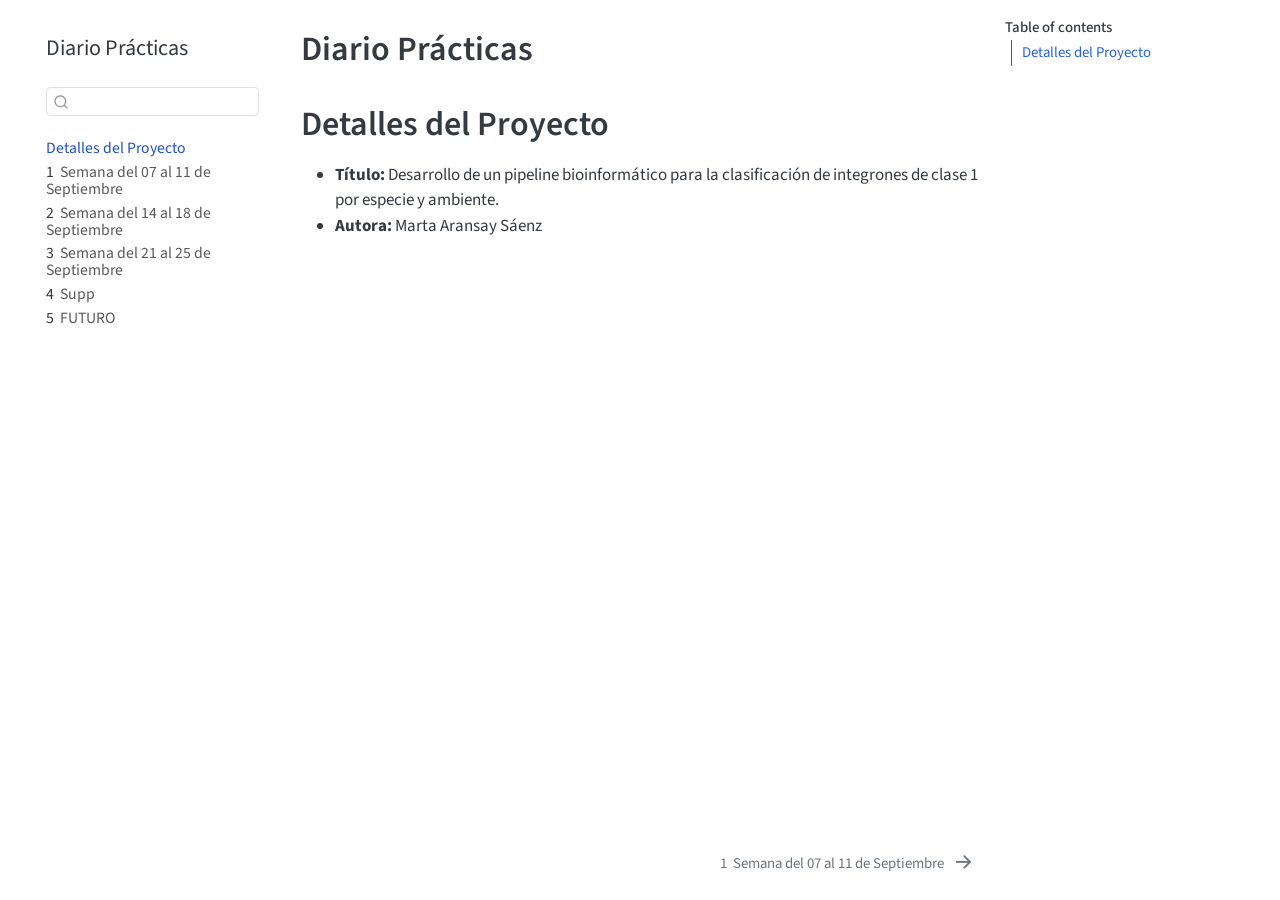
<file: qmdsemanal/_book/index.html>
<!DOCTYPE html>
<html xmlns="http://www.w3.org/1999/xhtml" lang="en" xml:lang="en"><head>

<meta charset="utf-8">
<meta name="generator" content="quarto-1.9.38">

<meta name="viewport" content="width=device-width, initial-scale=1.0, user-scalable=yes">


<title>Diario Prácticas</title>
<style>
/* Default styles provided by pandoc.
** See https://pandoc.org/MANUAL.html#variables-for-html for config info.
*/
code{white-space: pre-wrap;}
span.smallcaps{font-variant: small-caps;}
div.columns{display: flex; gap: min(4vw, 1.5em);}
div.column{flex: auto; overflow-x: auto;}
div.hanging-indent{margin-left: 1.5em; text-indent: -1.5em;}
ul.task-list{list-style: none;}
ul.task-list li input[type="checkbox"] {
  width: 0.8em;
  margin: 0 0.8em 0.2em -1em; /* quarto-specific, see https://github.com/quarto-dev/quarto-cli/issues/4556 */ 
  vertical-align: middle;
}
</style>


<script src="site_libs/quarto-nav/quarto-nav.js"></script>
<script src="site_libs/quarto-nav/headroom.min.js"></script>
<script src="site_libs/clipboard/clipboard.min.js"></script>
<script src="site_libs/quarto-search/autocomplete.umd.js"></script>
<script src="site_libs/quarto-search/fuse.min.js"></script>
<script src="site_libs/quarto-search/quarto-search.js"></script>
<meta name="quarto:offset" content="./">
<link href="./semana_01.html" rel="next">
<script src="site_libs/quarto-html/quarto.js" type="module"></script>
<script src="site_libs/quarto-html/tabsets/tabsets.js" type="module"></script>
<script src="site_libs/quarto-html/popper.min.js"></script>
<script src="site_libs/quarto-html/tippy.umd.min.js"></script>
<script src="site_libs/quarto-html/anchor.min.js"></script>
<link href="site_libs/quarto-html/tippy.css" rel="stylesheet">
<link href="site_libs/quarto-html/quarto-syntax-highlighting-15634bcf2e68342d4ad2dfa704d543f6.css" rel="stylesheet" id="quarto-text-highlighting-styles">
<script src="site_libs/bootstrap/bootstrap.min.js"></script>
<link href="site_libs/bootstrap/bootstrap-icons.css" rel="stylesheet">
<link href="site_libs/bootstrap/bootstrap-ad1a141107a548b009bff44dbcd7abef.min.css" rel="stylesheet" append-hash="true" id="quarto-bootstrap" data-mode="light">
<script id="quarto-search-options" type="application/json">{
  "location": "sidebar",
  "copy-button": false,
  "collapse-after": 3,
  "panel-placement": "start",
  "type": "textbox",
  "limit": 50,
  "keyboard-shortcut": [
    "f",
    "/",
    "s"
  ],
  "show-item-context": false,
  "language": {
    "search-no-results-text": "No results",
    "search-matching-documents-text": "matching documents",
    "search-copy-link-title": "Copy link to search",
    "search-hide-matches-text": "Hide additional matches",
    "search-more-match-text": "more match in this document",
    "search-more-matches-text": "more matches in this document",
    "search-clear-button-title": "Clear",
    "search-text-placeholder": "",
    "search-detached-cancel-button-title": "Cancel",
    "search-submit-button-title": "Submit",
    "search-label": "Search"
  }
}</script>


</head>

<body class="nav-sidebar floating quarto-light">

<div id="quarto-search-results"></div>
  <header id="quarto-header" class="headroom fixed-top">
  <nav class="quarto-secondary-nav">
    <div class="container-fluid d-flex">
      <button type="button" class="quarto-btn-toggle btn" data-bs-toggle="collapse" role="button" data-bs-target=".quarto-sidebar-collapse-item" aria-controls="quarto-sidebar" aria-expanded="false" aria-label="Toggle sidebar navigation" onclick="if (window.quartoToggleHeadroom) { window.quartoToggleHeadroom(); }">
        <i class="bi bi-layout-text-sidebar-reverse"></i>
      </button>
        <nav class="quarto-page-breadcrumbs" aria-label="breadcrumb"><ol class="breadcrumb"><li class="breadcrumb-item"><a href="./index.html">Detalles del Proyecto</a></li></ol></nav>
        <a class="flex-grow-1" role="navigation" data-bs-toggle="collapse" data-bs-target=".quarto-sidebar-collapse-item" aria-controls="quarto-sidebar" aria-expanded="false" aria-label="Toggle sidebar navigation" onclick="if (window.quartoToggleHeadroom) { window.quartoToggleHeadroom(); }">      
        </a>
      <button type="button" class="btn quarto-search-button" aria-label="Search" onclick="window.quartoOpenSearch();">
        <i class="bi bi-search"></i>
      </button>
    </div>
  </nav>
</header>
<!-- content -->
<div id="quarto-content" class="quarto-container page-columns page-rows-contents page-layout-article">
<!-- sidebar -->
  <nav id="quarto-sidebar" class="sidebar collapse collapse-horizontal quarto-sidebar-collapse-item sidebar-navigation floating overflow-auto">
    <div class="pt-lg-2 mt-2 text-left sidebar-header">
    <div class="sidebar-title mb-0 py-0">
      <a href="./">Diario Prácticas</a> 
    </div>
      </div>
        <div class="mt-2 flex-shrink-0 align-items-center">
        <div class="sidebar-search">
        <div id="quarto-search" class="" title="Search"></div>
        </div>
        </div>
    <div class="sidebar-menu-container"> 
    <ul class="list-unstyled mt-1">
        <li class="sidebar-item">
  <div class="sidebar-item-container"> 
  <a href="./index.html" class="sidebar-item-text sidebar-link active">
 <span class="menu-text">Detalles del Proyecto</span></a>
  </div>
</li>
        <li class="sidebar-item">
  <div class="sidebar-item-container"> 
  <a href="./semana_01.html" class="sidebar-item-text sidebar-link">
 <span class="menu-text"><span class="chapter-number">1</span>&nbsp; <span class="chapter-title">Semana del 07 al 11 de Septiembre</span></span></a>
  </div>
</li>
        <li class="sidebar-item">
  <div class="sidebar-item-container"> 
  <a href="./semana_02.html" class="sidebar-item-text sidebar-link">
 <span class="menu-text"><span class="chapter-number">2</span>&nbsp; <span class="chapter-title">Semana del 14 al 18 de Septiembre</span></span></a>
  </div>
</li>
        <li class="sidebar-item">
  <div class="sidebar-item-container"> 
  <a href="./semana_03.html" class="sidebar-item-text sidebar-link">
 <span class="menu-text"><span class="chapter-number">3</span>&nbsp; <span class="chapter-title">Semana del 21 al 25 de Septiembre</span></span></a>
  </div>
</li>
        <li class="sidebar-item">
  <div class="sidebar-item-container"> 
  <a href="./sup.html" class="sidebar-item-text sidebar-link">
 <span class="menu-text"><span class="chapter-number">4</span>&nbsp; <span class="chapter-title">Supp</span></span></a>
  </div>
</li>
        <li class="sidebar-item">
  <div class="sidebar-item-container"> 
  <a href="./w_futuro.html" class="sidebar-item-text sidebar-link">
 <span class="menu-text"><span class="chapter-number">5</span>&nbsp; <span class="chapter-title">FUTURO</span></span></a>
  </div>
</li>
    </ul>
    </div>
</nav>
<div id="quarto-sidebar-glass" class="quarto-sidebar-collapse-item" data-bs-toggle="collapse" data-bs-target=".quarto-sidebar-collapse-item"></div>
<!-- margin-sidebar -->
    <div id="quarto-margin-sidebar" class="sidebar margin-sidebar">
        <nav id="TOC" role="doc-toc" class="toc-active">
    <h2 id="toc-title">Table of contents</h2>
   
  <ul>
  <li><a href="#detalles-del-proyecto" id="toc-detalles-del-proyecto" class="nav-link active" data-scroll-target="#detalles-del-proyecto">Detalles del Proyecto</a></li>
  </ul>
</nav>
    </div>
<!-- main -->
<main class="content" id="quarto-document-content">

<header id="title-block-header" class="quarto-title-block default">
<div class="quarto-title">
<h1 class="title">Diario Prácticas</h1>
</div>



<div class="quarto-title-meta">

    
  
    
  </div>
  


</header>


<section id="detalles-del-proyecto" class="level1 unnumbered">
<h1 class="unnumbered">Detalles del Proyecto</h1>
<ul>
<li><strong>Título:</strong> Desarrollo de un pipeline bioinformático para la clasificación de integrones de clase 1 por especie y ambiente.</li>
<li><strong>Autora:</strong> Marta Aransay Sáenz</li>
</ul>


</section>

</main> <!-- /main -->
<script id="quarto-html-after-body" type="application/javascript">
  window.document.addEventListener("DOMContentLoaded", function (event) {
    const icon = "";
    const anchorJS = new window.AnchorJS();
    anchorJS.options = {
      placement: 'right',
      icon: icon
    };
    anchorJS.add('.anchored');
    const isCodeAnnotation = (el) => {
      for (const clz of el.classList) {
        if (clz.startsWith('code-annotation-')) {                     
          return true;
        }
      }
      return false;
    }
    const onCopySuccess = function(e) {
      // button target
      const button = e.trigger;
      // don't keep focus
      button.blur();
      // flash "checked"
      button.classList.add('code-copy-button-checked');
      var currentTitle = button.getAttribute("title");
      button.setAttribute("title", "Copied!");
      let tooltip;
      if (window.bootstrap) {
        button.setAttribute("data-bs-toggle", "tooltip");
        button.setAttribute("data-bs-placement", "left");
        button.setAttribute("data-bs-title", "Copied!");
        tooltip = new bootstrap.Tooltip(button, 
          { trigger: "manual", 
            customClass: "code-copy-button-tooltip",
            offset: [0, -8]});
        tooltip.show();    
      }
      setTimeout(function() {
        if (tooltip) {
          tooltip.hide();
          button.removeAttribute("data-bs-title");
          button.removeAttribute("data-bs-toggle");
          button.removeAttribute("data-bs-placement");
        }
        button.setAttribute("title", currentTitle);
        button.classList.remove('code-copy-button-checked');
      }, 1000);
      // clear code selection
      e.clearSelection();
    }
    const getTextToCopy = function(trigger) {
      const outerScaffold = trigger.parentElement.cloneNode(true);
      const codeEl = outerScaffold.querySelector('code');
      for (const childEl of codeEl.children) {
        if (isCodeAnnotation(childEl)) {
          childEl.remove();
        }
      }
      return codeEl.innerText;
    }
    const clipboard = new window.ClipboardJS('.code-copy-button:not([data-in-quarto-modal])', {
      text: getTextToCopy
    });
    clipboard.on('success', onCopySuccess);
    if (window.document.getElementById('quarto-embedded-source-code-modal')) {
      const clipboardModal = new window.ClipboardJS('.code-copy-button[data-in-quarto-modal]', {
        text: getTextToCopy,
        container: window.document.getElementById('quarto-embedded-source-code-modal')
      });
      clipboardModal.on('success', onCopySuccess);
    }
      var localhostRegex = new RegExp(/^(?:http|https):\/\/localhost\:?[0-9]*\//);
      var mailtoRegex = new RegExp(/^mailto:/);
        var filterRegex = new RegExp('/' + window.location.host + '/');
      var isInternal = (href) => {
          return filterRegex.test(href) || localhostRegex.test(href) || mailtoRegex.test(href);
      }
      // Inspect non-navigation links and adorn them if external
     var links = window.document.querySelectorAll('a[href]:not(.nav-link):not(.navbar-brand):not(.toc-action):not(.sidebar-link):not(.sidebar-item-toggle):not(.pagination-link):not(.no-external):not([aria-hidden]):not(.dropdown-item):not(.quarto-navigation-tool):not(.about-link)');
      for (var i=0; i<links.length; i++) {
        const link = links[i];
        if (!isInternal(link.href)) {
          // undo the damage that might have been done by quarto-nav.js in the case of
          // links that we want to consider external
          if (link.dataset.originalHref !== undefined) {
            link.href = link.dataset.originalHref;
          }
        }
      }
    function tippyHover(el, contentFn, onTriggerFn, onUntriggerFn) {
      const config = {
        allowHTML: true,
        maxWidth: 500,
        delay: 100,
        arrow: false,
        appendTo: function(el) {
            return el.parentElement;
        },
        interactive: true,
        interactiveBorder: 10,
        theme: 'quarto',
        placement: 'bottom-start',
      };
      if (contentFn) {
        config.content = contentFn;
      }
      if (onTriggerFn) {
        config.onTrigger = onTriggerFn;
      }
      if (onUntriggerFn) {
        config.onUntrigger = onUntriggerFn;
      }
      window.tippy(el, config); 
    }
    const noterefs = window.document.querySelectorAll('a[role="doc-noteref"]');
    for (var i=0; i<noterefs.length; i++) {
      const ref = noterefs[i];
      tippyHover(ref, function() {
        // use id or data attribute instead here
        let href = ref.getAttribute('data-footnote-href') || ref.getAttribute('href');
        try { href = new URL(href).hash; } catch {}
        const id = href.replace(/^#\/?/, "");
        const note = window.document.getElementById(id);
        if (note) {
          return note.innerHTML;
        } else {
          return "";
        }
      });
    }
    const xrefs = window.document.querySelectorAll('a.quarto-xref');
    const processXRef = (id, note) => {
      // Strip column container classes
      const stripColumnClz = (el) => {
        el.classList.remove("page-full", "page-columns");
        if (el.children) {
          for (const child of el.children) {
            stripColumnClz(child);
          }
        }
      }
      stripColumnClz(note)
      if (id === null || id.startsWith('sec-')) {
        // Special case sections, only their first couple elements
        const container = document.createElement("div");
        if (note.children && note.children.length > 2) {
          container.appendChild(note.children[0].cloneNode(true));
          for (let i = 1; i < note.children.length; i++) {
            const child = note.children[i];
            if (child.tagName === "P" && child.innerText === "") {
              continue;
            } else {
              container.appendChild(child.cloneNode(true));
              break;
            }
          }
          if (window.Quarto?.typesetMath) {
            window.Quarto.typesetMath(container);
          }
          return container.innerHTML
        } else {
          if (window.Quarto?.typesetMath) {
            window.Quarto.typesetMath(note);
          }
          return note.innerHTML;
        }
      } else {
        // Remove any anchor links if they are present
        const anchorLink = note.querySelector('a.anchorjs-link');
        if (anchorLink) {
          anchorLink.remove();
        }
        if (window.Quarto?.typesetMath) {
          window.Quarto.typesetMath(note);
        }
        if (note.classList.contains("callout")) {
          return note.outerHTML;
        } else {
          return note.innerHTML;
        }
      }
    }
    for (var i=0; i<xrefs.length; i++) {
      const xref = xrefs[i];
      tippyHover(xref, undefined, function(instance) {
        instance.disable();
        let url = xref.getAttribute('href');
        let hash = undefined; 
        if (url.startsWith('#')) {
          hash = url;
        } else {
          try { hash = new URL(url).hash; } catch {}
        }
        if (hash) {
          const id = hash.replace(/^#\/?/, "");
          const note = window.document.getElementById(id);
          if (note !== null) {
            try {
              const html = processXRef(id, note.cloneNode(true));
              instance.setContent(html);
            } finally {
              instance.enable();
              instance.show();
            }
          } else {
            // See if we can fetch this
            fetch(url.split('#')[0])
            .then(res => res.text())
            .then(html => {
              const parser = new DOMParser();
              const htmlDoc = parser.parseFromString(html, "text/html");
              const note = htmlDoc.getElementById(id);
              if (note !== null) {
                const html = processXRef(id, note);
                instance.setContent(html);
              } 
            }).finally(() => {
              instance.enable();
              instance.show();
            });
          }
        } else {
          // See if we can fetch a full url (with no hash to target)
          // This is a special case and we should probably do some content thinning / targeting
          fetch(url)
          .then(res => res.text())
          .then(html => {
            const parser = new DOMParser();
            const htmlDoc = parser.parseFromString(html, "text/html");
            const note = htmlDoc.querySelector('main.content');
            if (note !== null) {
              // This should only happen for chapter cross references
              // (since there is no id in the URL)
              // remove the first header
              if (note.children.length > 0 && note.children[0].tagName === "HEADER") {
                note.children[0].remove();
              }
              const html = processXRef(null, note);
              instance.setContent(html);
            } 
          }).finally(() => {
            instance.enable();
            instance.show();
          });
        }
      }, function(instance) {
      });
    }
        let selectedAnnoteEl;
        const selectorForAnnotation = ( cell, annotation) => {
          let cellAttr = 'data-code-cell="' + cell + '"';
          let lineAttr = 'data-code-annotation="' +  annotation + '"';
          const selector = 'span[' + cellAttr + '][' + lineAttr + ']';
          return selector;
        }
        const selectCodeLines = (annoteEl) => {
          const doc = window.document;
          const targetCell = annoteEl.getAttribute("data-target-cell");
          const targetAnnotation = annoteEl.getAttribute("data-target-annotation");
          const annoteSpan = window.document.querySelector(selectorForAnnotation(targetCell, targetAnnotation));
          const lines = annoteSpan.getAttribute("data-code-lines").split(",");
          const lineIds = lines.map((line) => {
            return targetCell + "-" + line;
          })
          let top = null;
          let height = null;
          let parent = null;
          if (lineIds.length > 0) {
              //compute the position of the single el (top and bottom and make a div)
              const el = window.document.getElementById(lineIds[0]);
              top = el.offsetTop;
              height = el.offsetHeight;
              parent = el.parentElement.parentElement;
            if (lineIds.length > 1) {
              const lastEl = window.document.getElementById(lineIds[lineIds.length - 1]);
              const bottom = lastEl.offsetTop + lastEl.offsetHeight;
              height = bottom - top;
            }
            if (top !== null && height !== null && parent !== null) {
              // cook up a div (if necessary) and position it 
              let div = window.document.getElementById("code-annotation-line-highlight");
              if (div === null) {
                div = window.document.createElement("div");
                div.setAttribute("id", "code-annotation-line-highlight");
                div.style.position = 'absolute';
                parent.appendChild(div);
              }
              div.style.top = top - 2 + "px";
              div.style.height = height + 4 + "px";
              div.style.left = 0;
              let gutterDiv = window.document.getElementById("code-annotation-line-highlight-gutter");
              if (gutterDiv === null) {
                gutterDiv = window.document.createElement("div");
                gutterDiv.setAttribute("id", "code-annotation-line-highlight-gutter");
                gutterDiv.style.position = 'absolute';
                const codeCell = window.document.getElementById(targetCell);
                const gutter = codeCell.querySelector('.code-annotation-gutter');
                gutter.appendChild(gutterDiv);
              }
              gutterDiv.style.top = top - 2 + "px";
              gutterDiv.style.height = height + 4 + "px";
            }
            selectedAnnoteEl = annoteEl;
          }
        };
        const unselectCodeLines = () => {
          const elementsIds = ["code-annotation-line-highlight", "code-annotation-line-highlight-gutter"];
          elementsIds.forEach((elId) => {
            const div = window.document.getElementById(elId);
            if (div) {
              div.remove();
            }
          });
          selectedAnnoteEl = undefined;
        };
          // Handle positioning of the toggle
      window.addEventListener(
        "resize",
        throttle(() => {
          elRect = undefined;
          if (selectedAnnoteEl) {
            selectCodeLines(selectedAnnoteEl);
          }
        }, 10)
      );
      function throttle(fn, ms) {
      let throttle = false;
      let timer;
        return (...args) => {
          if(!throttle) { // first call gets through
              fn.apply(this, args);
              throttle = true;
          } else { // all the others get throttled
              if(timer) clearTimeout(timer); // cancel #2
              timer = setTimeout(() => {
                fn.apply(this, args);
                timer = throttle = false;
              }, ms);
          }
        };
      }
        // Attach click handler to the DT
        const annoteDls = window.document.querySelectorAll('dt[data-target-cell]');
        for (const annoteDlNode of annoteDls) {
          annoteDlNode.addEventListener('click', (event) => {
            const clickedEl = event.target;
            if (clickedEl !== selectedAnnoteEl) {
              unselectCodeLines();
              const activeEl = window.document.querySelector('dt[data-target-cell].code-annotation-active');
              if (activeEl) {
                activeEl.classList.remove('code-annotation-active');
              }
              selectCodeLines(clickedEl);
              clickedEl.classList.add('code-annotation-active');
            } else {
              // Unselect the line
              unselectCodeLines();
              clickedEl.classList.remove('code-annotation-active');
            }
          });
        }
    const findCites = (el) => {
      const parentEl = el.parentElement;
      if (parentEl) {
        const cites = parentEl.dataset.cites;
        if (cites) {
          return {
            el,
            cites: cites.split(' ')
          };
        } else {
          return findCites(el.parentElement)
        }
      } else {
        return undefined;
      }
    };
    var bibliorefs = window.document.querySelectorAll('a[role="doc-biblioref"]');
    for (var i=0; i<bibliorefs.length; i++) {
      const ref = bibliorefs[i];
      const citeInfo = findCites(ref);
      if (citeInfo) {
        tippyHover(citeInfo.el, function() {
          var popup = window.document.createElement('div');
          citeInfo.cites.forEach(function(cite) {
            var citeDiv = window.document.createElement('div');
            citeDiv.classList.add('hanging-indent');
            citeDiv.classList.add('csl-entry');
            var biblioDiv = window.document.getElementById('ref-' + cite);
            if (biblioDiv) {
              citeDiv.innerHTML = biblioDiv.innerHTML;
            }
            popup.appendChild(citeDiv);
          });
          return popup.innerHTML;
        });
      }
    }
  });
  </script>
<nav class="page-navigation">
  <div class="nav-page nav-page-previous">
  </div>
  <div class="nav-page nav-page-next">
      <a href="./semana_01.html" class="pagination-link" aria-label="Semana del 07 al 11 de Septiembre">
        <span class="nav-page-text"><span class="chapter-number">1</span>&nbsp; <span class="chapter-title">Semana del 07 al 11 de Septiembre</span></span> <i class="bi bi-arrow-right-short"></i>
      </a>
  </div>
</nav>
</div> <!-- /content -->




</body></html>
</file>
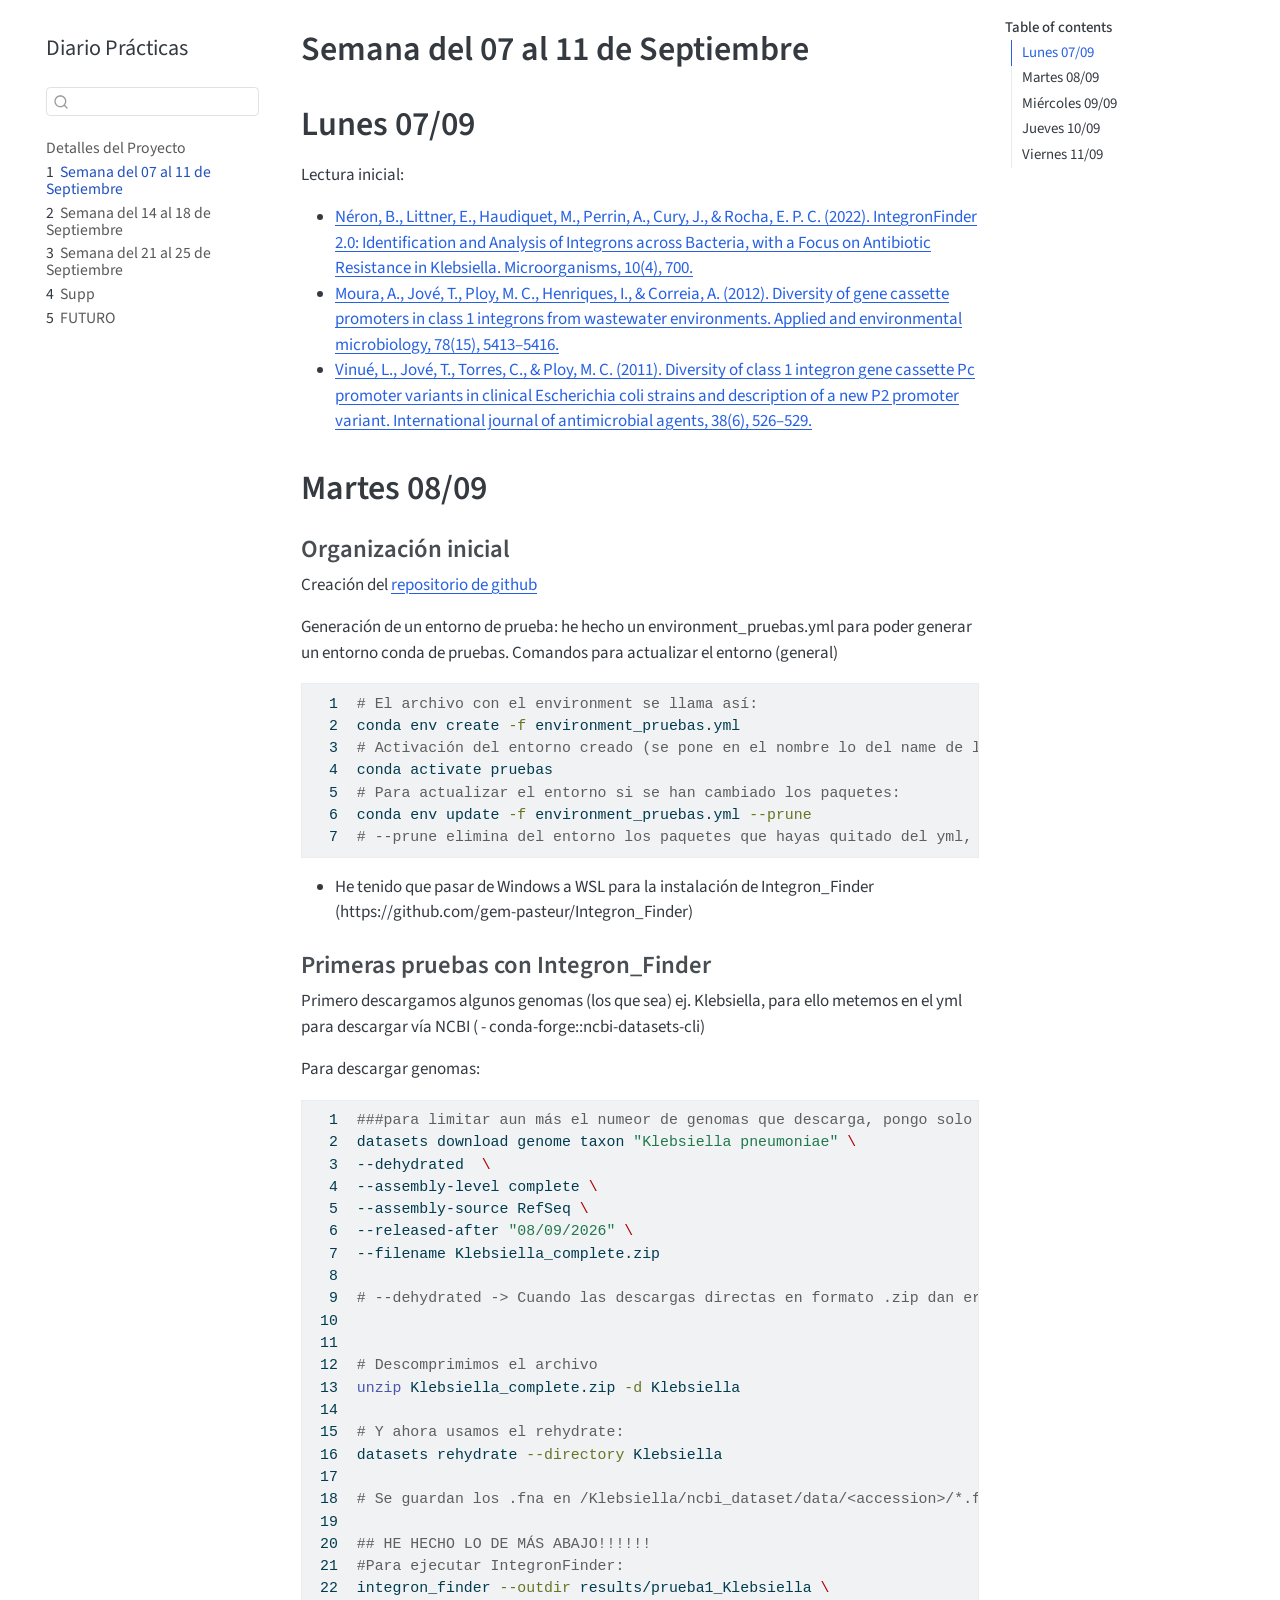
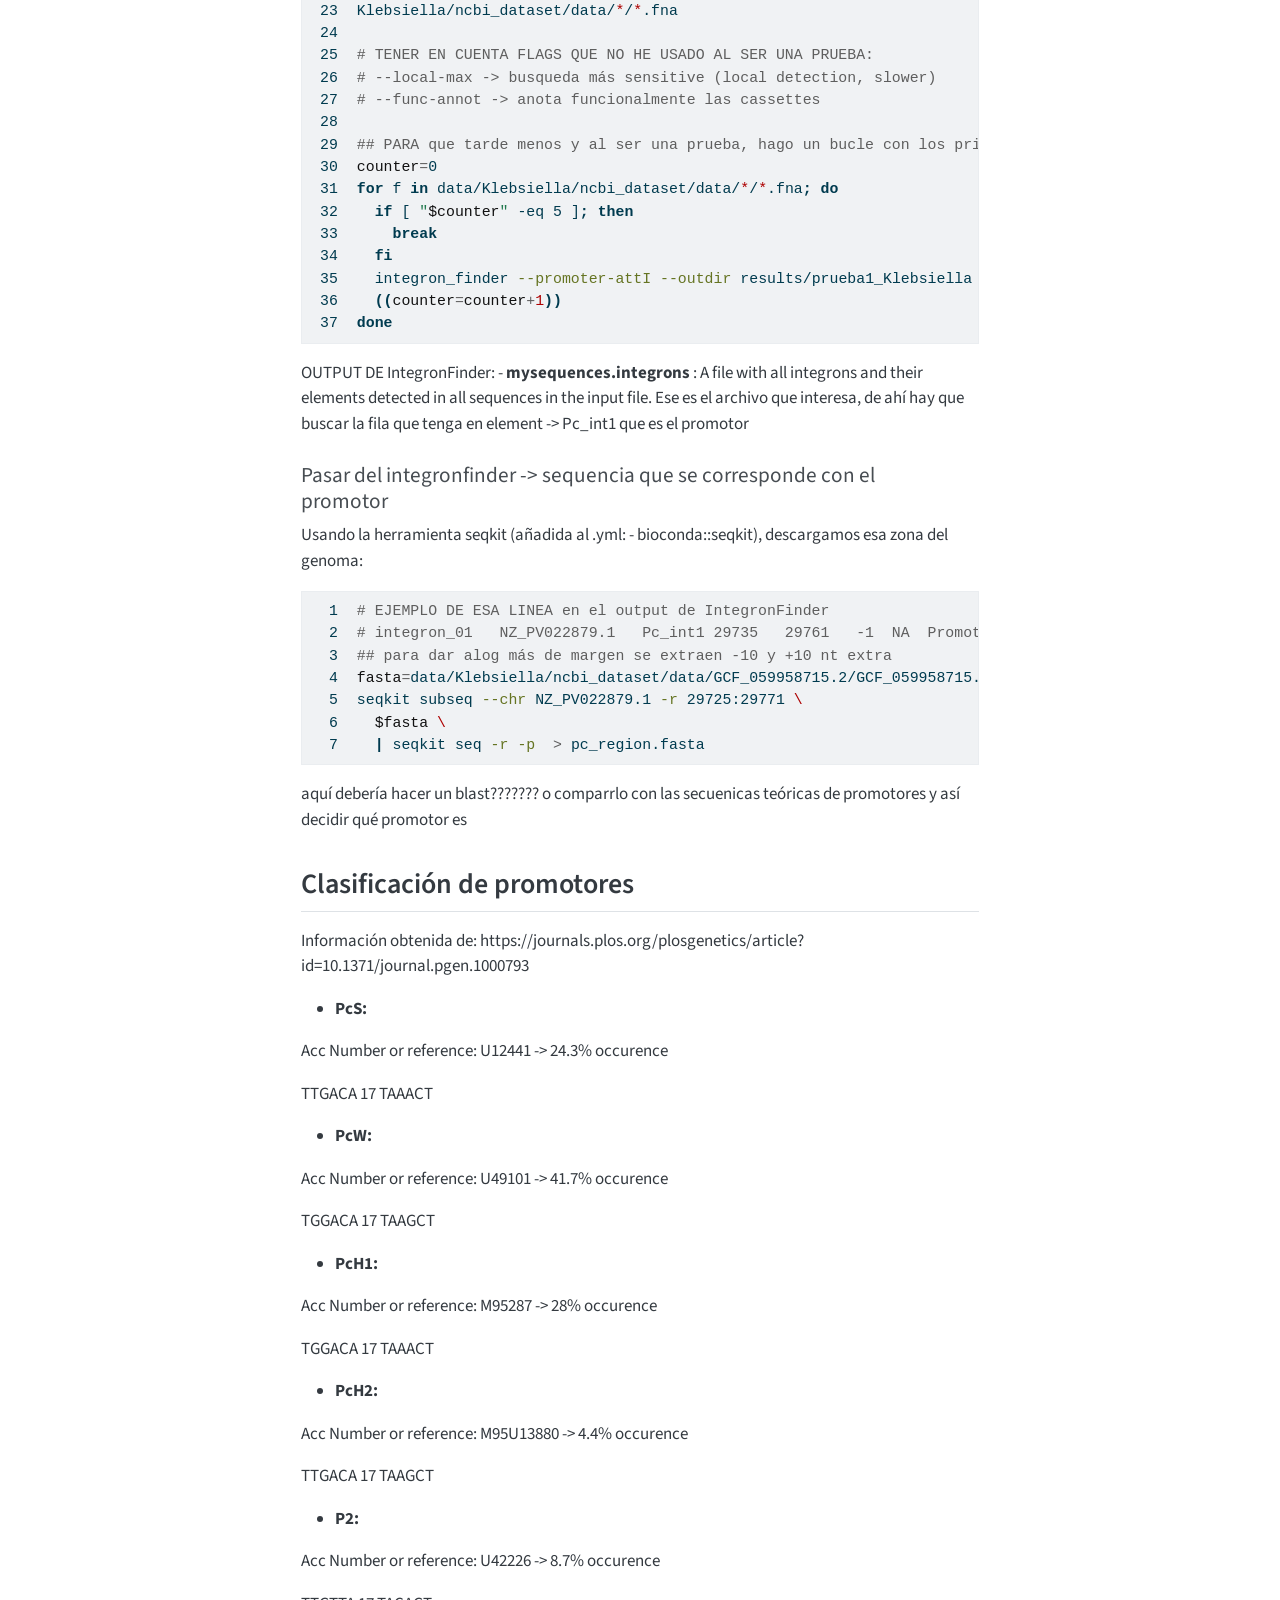
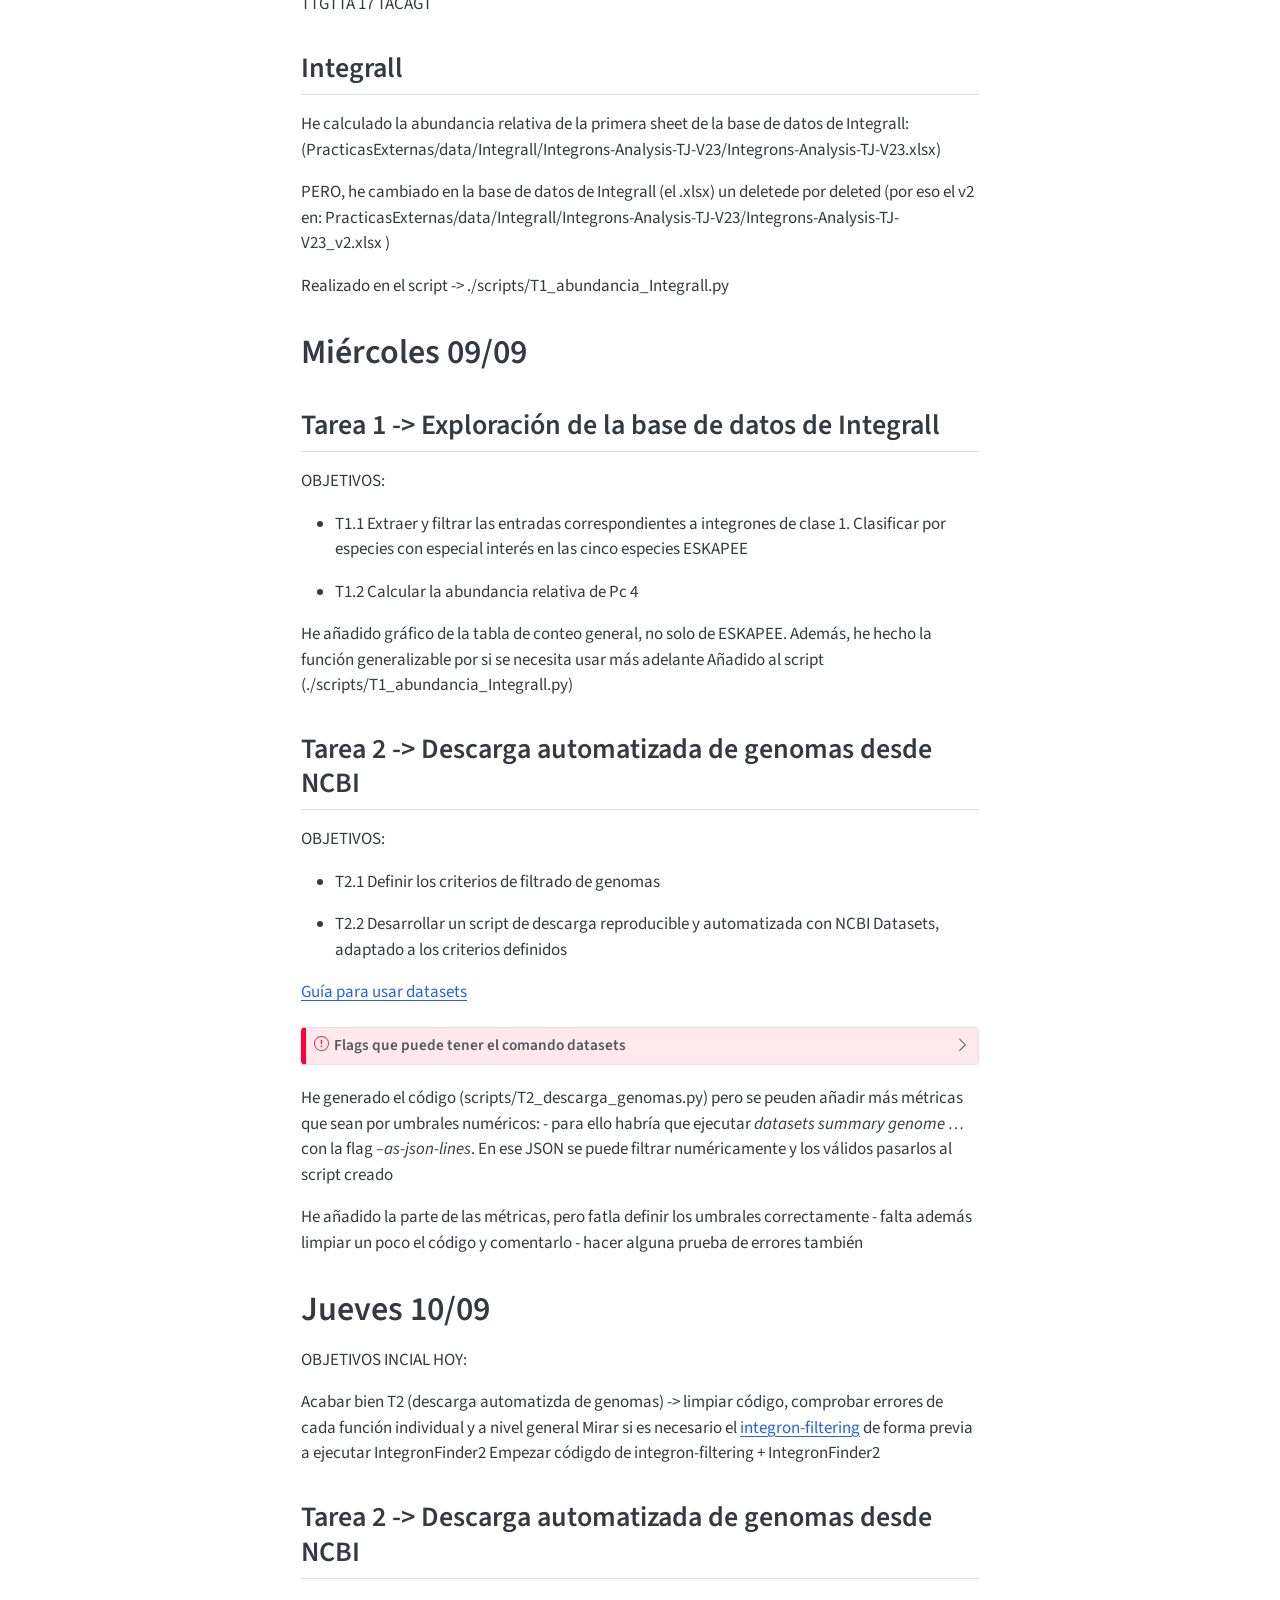
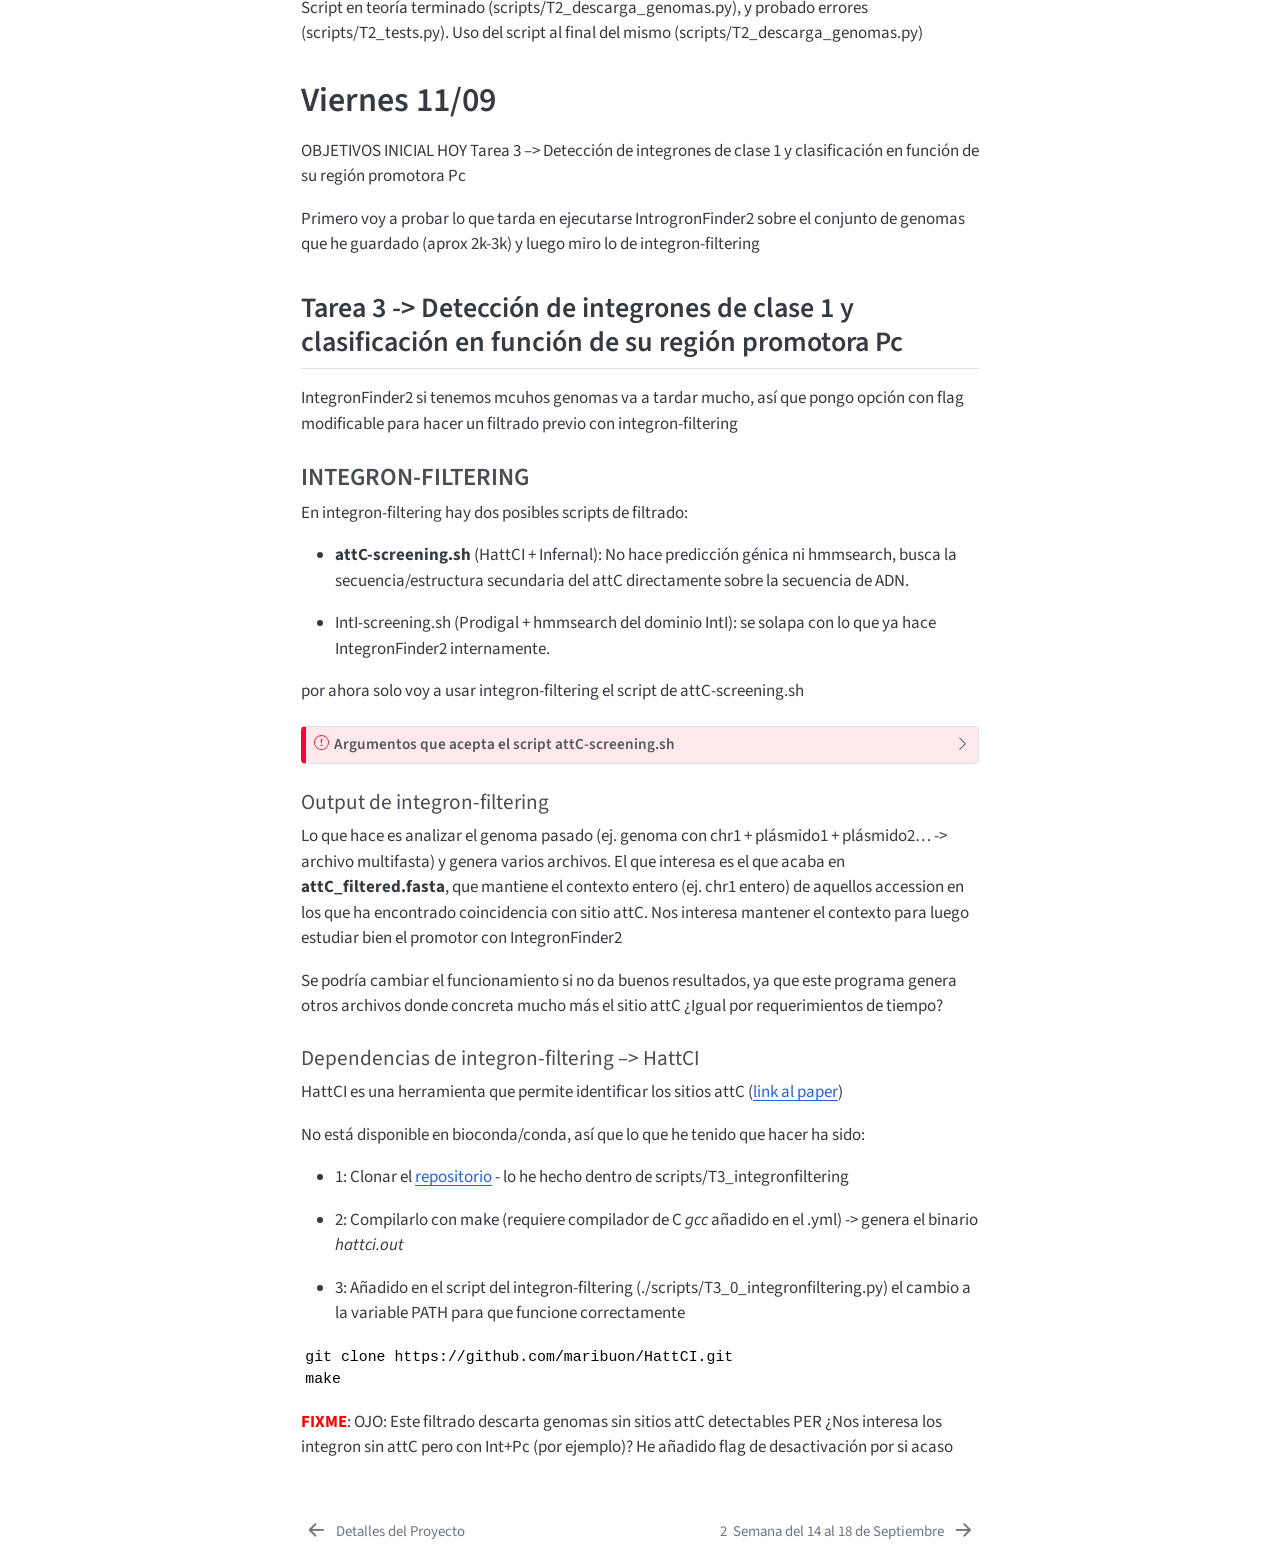
<file: qmdsemanal/_book/semana_01.html>
<!DOCTYPE html>
<html xmlns="http://www.w3.org/1999/xhtml" lang="en" xml:lang="en"><head>

<meta charset="utf-8">
<meta name="generator" content="quarto-1.9.38">

<meta name="viewport" content="width=device-width, initial-scale=1.0, user-scalable=yes">


<title>Semana del 07 al 11 de Septiembre – Diario Prácticas</title>
<style>
/* Default styles provided by pandoc.
** See https://pandoc.org/MANUAL.html#variables-for-html for config info.
*/
code{white-space: pre-wrap;}
span.smallcaps{font-variant: small-caps;}
div.columns{display: flex; gap: min(4vw, 1.5em);}
div.column{flex: auto; overflow-x: auto;}
div.hanging-indent{margin-left: 1.5em; text-indent: -1.5em;}
ul.task-list{list-style: none;}
ul.task-list li input[type="checkbox"] {
  width: 0.8em;
  margin: 0 0.8em 0.2em -1em; /* quarto-specific, see https://github.com/quarto-dev/quarto-cli/issues/4556 */ 
  vertical-align: middle;
}
/* CSS for syntax highlighting */
html { -webkit-text-size-adjust: 100%; }
pre > code.sourceCode { white-space: pre; position: relative; }
pre > code.sourceCode > span { display: inline-block; line-height: 1.25; }
pre > code.sourceCode > span:empty { height: 1.2em; }
.sourceCode { overflow: visible; }
code.sourceCode > span { color: inherit; text-decoration: inherit; }
div.sourceCode { margin: 1em 0; }
pre.sourceCode { margin: 0; }
@media screen {
div.sourceCode { overflow: auto; }
}
@media print {
pre > code.sourceCode { white-space: pre-wrap; }
pre > code.sourceCode > span { text-indent: -5em; padding-left: 5em; }
}
pre.numberSource code
  { counter-reset: source-line 0; }
pre.numberSource code > span
  { position: relative; left: -4em; counter-increment: source-line; }
pre.numberSource code > span > a:first-child::before
  { content: counter(source-line);
    position: relative; left: -1em; text-align: right; vertical-align: baseline;
    border: none; display: inline-block;
    -webkit-touch-callout: none; -webkit-user-select: none;
    -khtml-user-select: none; -moz-user-select: none;
    -ms-user-select: none; user-select: none;
    padding: 0 4px; width: 4em;
  }
pre.numberSource { margin-left: 3em;  padding-left: 4px; }
div.sourceCode
  {   }
@media screen {
pre > code.sourceCode > span > a:first-child::before { text-decoration: underline; }
}
</style>


<script src="site_libs/quarto-nav/quarto-nav.js"></script>
<script src="site_libs/quarto-nav/headroom.min.js"></script>
<script src="site_libs/clipboard/clipboard.min.js"></script>
<script src="site_libs/quarto-search/autocomplete.umd.js"></script>
<script src="site_libs/quarto-search/fuse.min.js"></script>
<script src="site_libs/quarto-search/quarto-search.js"></script>
<meta name="quarto:offset" content="./">
<link href="./semana_02.html" rel="next">
<link href="./index.html" rel="prev">
<script src="site_libs/quarto-html/quarto.js" type="module"></script>
<script src="site_libs/quarto-html/tabsets/tabsets.js" type="module"></script>
<script src="site_libs/quarto-html/popper.min.js"></script>
<script src="site_libs/quarto-html/tippy.umd.min.js"></script>
<script src="site_libs/quarto-html/anchor.min.js"></script>
<link href="site_libs/quarto-html/tippy.css" rel="stylesheet">
<link href="site_libs/quarto-html/quarto-syntax-highlighting-15634bcf2e68342d4ad2dfa704d543f6.css" rel="stylesheet" id="quarto-text-highlighting-styles">
<script src="site_libs/bootstrap/bootstrap.min.js"></script>
<link href="site_libs/bootstrap/bootstrap-icons.css" rel="stylesheet">
<link href="site_libs/bootstrap/bootstrap-ad1a141107a548b009bff44dbcd7abef.min.css" rel="stylesheet" append-hash="true" id="quarto-bootstrap" data-mode="light">
<script id="quarto-search-options" type="application/json">{
  "location": "sidebar",
  "copy-button": false,
  "collapse-after": 3,
  "panel-placement": "start",
  "type": "textbox",
  "limit": 50,
  "keyboard-shortcut": [
    "f",
    "/",
    "s"
  ],
  "show-item-context": false,
  "language": {
    "search-no-results-text": "No results",
    "search-matching-documents-text": "matching documents",
    "search-copy-link-title": "Copy link to search",
    "search-hide-matches-text": "Hide additional matches",
    "search-more-match-text": "more match in this document",
    "search-more-matches-text": "more matches in this document",
    "search-clear-button-title": "Clear",
    "search-text-placeholder": "",
    "search-detached-cancel-button-title": "Cancel",
    "search-submit-button-title": "Submit",
    "search-label": "Search"
  }
}</script>


</head>

<body class="nav-sidebar floating quarto-light">

<div id="quarto-search-results"></div>
  <header id="quarto-header" class="headroom fixed-top">
  <nav class="quarto-secondary-nav">
    <div class="container-fluid d-flex">
      <button type="button" class="quarto-btn-toggle btn" data-bs-toggle="collapse" role="button" data-bs-target=".quarto-sidebar-collapse-item" aria-controls="quarto-sidebar" aria-expanded="false" aria-label="Toggle sidebar navigation" onclick="if (window.quartoToggleHeadroom) { window.quartoToggleHeadroom(); }">
        <i class="bi bi-layout-text-sidebar-reverse"></i>
      </button>
        <nav class="quarto-page-breadcrumbs" aria-label="breadcrumb"><ol class="breadcrumb"><li class="breadcrumb-item"><a href="./semana_01.html"><span class="chapter-number">1</span>&nbsp; <span class="chapter-title">Semana del 07 al 11 de Septiembre</span></a></li></ol></nav>
        <a class="flex-grow-1" role="navigation" data-bs-toggle="collapse" data-bs-target=".quarto-sidebar-collapse-item" aria-controls="quarto-sidebar" aria-expanded="false" aria-label="Toggle sidebar navigation" onclick="if (window.quartoToggleHeadroom) { window.quartoToggleHeadroom(); }">      
        </a>
      <button type="button" class="btn quarto-search-button" aria-label="Search" onclick="window.quartoOpenSearch();">
        <i class="bi bi-search"></i>
      </button>
    </div>
  </nav>
</header>
<!-- content -->
<div id="quarto-content" class="quarto-container page-columns page-rows-contents page-layout-article">
<!-- sidebar -->
  <nav id="quarto-sidebar" class="sidebar collapse collapse-horizontal quarto-sidebar-collapse-item sidebar-navigation floating overflow-auto">
    <div class="pt-lg-2 mt-2 text-left sidebar-header">
    <div class="sidebar-title mb-0 py-0">
      <a href="./">Diario Prácticas</a> 
    </div>
      </div>
        <div class="mt-2 flex-shrink-0 align-items-center">
        <div class="sidebar-search">
        <div id="quarto-search" class="" title="Search"></div>
        </div>
        </div>
    <div class="sidebar-menu-container"> 
    <ul class="list-unstyled mt-1">
        <li class="sidebar-item">
  <div class="sidebar-item-container"> 
  <a href="./index.html" class="sidebar-item-text sidebar-link">
 <span class="menu-text">Detalles del Proyecto</span></a>
  </div>
</li>
        <li class="sidebar-item">
  <div class="sidebar-item-container"> 
  <a href="./semana_01.html" class="sidebar-item-text sidebar-link active">
 <span class="menu-text"><span class="chapter-number">1</span>&nbsp; <span class="chapter-title">Semana del 07 al 11 de Septiembre</span></span></a>
  </div>
</li>
        <li class="sidebar-item">
  <div class="sidebar-item-container"> 
  <a href="./semana_02.html" class="sidebar-item-text sidebar-link">
 <span class="menu-text"><span class="chapter-number">2</span>&nbsp; <span class="chapter-title">Semana del 14 al 18 de Septiembre</span></span></a>
  </div>
</li>
        <li class="sidebar-item">
  <div class="sidebar-item-container"> 
  <a href="./semana_03.html" class="sidebar-item-text sidebar-link">
 <span class="menu-text"><span class="chapter-number">3</span>&nbsp; <span class="chapter-title">Semana del 21 al 25 de Septiembre</span></span></a>
  </div>
</li>
        <li class="sidebar-item">
  <div class="sidebar-item-container"> 
  <a href="./sup.html" class="sidebar-item-text sidebar-link">
 <span class="menu-text"><span class="chapter-number">4</span>&nbsp; <span class="chapter-title">Supp</span></span></a>
  </div>
</li>
        <li class="sidebar-item">
  <div class="sidebar-item-container"> 
  <a href="./w_futuro.html" class="sidebar-item-text sidebar-link">
 <span class="menu-text"><span class="chapter-number">5</span>&nbsp; <span class="chapter-title">FUTURO</span></span></a>
  </div>
</li>
    </ul>
    </div>
</nav>
<div id="quarto-sidebar-glass" class="quarto-sidebar-collapse-item" data-bs-toggle="collapse" data-bs-target=".quarto-sidebar-collapse-item"></div>
<!-- margin-sidebar -->
    <div id="quarto-margin-sidebar" class="sidebar margin-sidebar">
        <nav id="TOC" role="doc-toc" class="toc-active">
    <h2 id="toc-title">Table of contents</h2>
   
  <ul>
  <li><a href="#lunes-0709" id="toc-lunes-0709" class="nav-link active" data-scroll-target="#lunes-0709">Lunes 07/09</a></li>
  <li><a href="#martes-0809" id="toc-martes-0809" class="nav-link" data-scroll-target="#martes-0809">Martes 08/09</a>
  <ul class="collapse">
  <li><a href="#organización-inicial" id="toc-organización-inicial" class="nav-link" data-scroll-target="#organización-inicial">Organización inicial</a></li>
  <li><a href="#primeras-pruebas-con-integron_finder" id="toc-primeras-pruebas-con-integron_finder" class="nav-link" data-scroll-target="#primeras-pruebas-con-integron_finder">Primeras pruebas con Integron_Finder</a></li>
  <li><a href="#clasificación-de-promotores" id="toc-clasificación-de-promotores" class="nav-link" data-scroll-target="#clasificación-de-promotores">Clasificación de promotores</a></li>
  <li><a href="#integrall" id="toc-integrall" class="nav-link" data-scroll-target="#integrall">Integrall</a></li>
  </ul></li>
  <li><a href="#miércoles-0909" id="toc-miércoles-0909" class="nav-link" data-scroll-target="#miércoles-0909">Miércoles 09/09</a>
  <ul class="collapse">
  <li><a href="#tarea-1---exploración-de-la-base-de-datos-de-integrall" id="toc-tarea-1---exploración-de-la-base-de-datos-de-integrall" class="nav-link" data-scroll-target="#tarea-1---exploración-de-la-base-de-datos-de-integrall">Tarea 1 -&gt; Exploración de la base de datos de Integrall</a></li>
  <li><a href="#tarea-2---descarga-automatizada-de-genomas-desde-ncbi" id="toc-tarea-2---descarga-automatizada-de-genomas-desde-ncbi" class="nav-link" data-scroll-target="#tarea-2---descarga-automatizada-de-genomas-desde-ncbi">Tarea 2 -&gt; Descarga automatizada de genomas desde NCBI</a></li>
  </ul></li>
  <li><a href="#jueves-1009" id="toc-jueves-1009" class="nav-link" data-scroll-target="#jueves-1009">Jueves 10/09</a>
  <ul class="collapse">
  <li><a href="#tarea-2---descarga-automatizada-de-genomas-desde-ncbi-1" id="toc-tarea-2---descarga-automatizada-de-genomas-desde-ncbi-1" class="nav-link" data-scroll-target="#tarea-2---descarga-automatizada-de-genomas-desde-ncbi-1">Tarea 2 -&gt; Descarga automatizada de genomas desde NCBI</a></li>
  </ul></li>
  <li><a href="#viernes-1109" id="toc-viernes-1109" class="nav-link" data-scroll-target="#viernes-1109">Viernes 11/09</a>
  <ul class="collapse">
  <li><a href="#tarea-3---detección-de-integrones-de-clase-1-y-clasificación-en-función-de-su-región-promotora-pc" id="toc-tarea-3---detección-de-integrones-de-clase-1-y-clasificación-en-función-de-su-región-promotora-pc" class="nav-link" data-scroll-target="#tarea-3---detección-de-integrones-de-clase-1-y-clasificación-en-función-de-su-región-promotora-pc">Tarea 3 -&gt; Detección de integrones de clase 1 y clasificación en función de su región promotora Pc</a>
  <ul class="collapse">
  <li><a href="#integron-filtering" id="toc-integron-filtering" class="nav-link" data-scroll-target="#integron-filtering">INTEGRON-FILTERING</a></li>
  </ul></li>
  </ul></li>
  </ul>
</nav>
    </div>
<!-- main -->
<main class="content" id="quarto-document-content">

<header id="title-block-header" class="quarto-title-block default">
<div class="quarto-title">
<h1 class="title"><span class="chapter-title">Semana del 07 al 11 de Septiembre</span></h1>
</div>



<div class="quarto-title-meta">

    
  
    
  </div>
  


</header>


<section id="lunes-0709" class="level1">
<h1>Lunes 07/09</h1>
<p>Lectura inicial:</p>
<ul>
<li><a href="https://doi.org/10.3390/microorganisms10040700">Néron, B., Littner, E., Haudiquet, M., Perrin, A., Cury, J., &amp; Rocha, E. P. C. (2022). IntegronFinder 2.0: Identification and Analysis of Integrons across Bacteria, with a Focus on Antibiotic Resistance in Klebsiella. Microorganisms, 10(4), 700.</a></li>
<li><a href="https://doi.org/10.1128/AEM.00042-12">Moura, A., Jové, T., Ploy, M. C., Henriques, I., &amp; Correia, A. (2012). Diversity of gene cassette promoters in class 1 integrons from wastewater environments. Applied and environmental microbiology, 78(15), 5413–5416.</a></li>
<li><a href="https://doi.org/10.1016/j.ijantimicag.2011.07.007">Vinué, L., Jové, T., Torres, C., &amp; Ploy, M. C. (2011). Diversity of class 1 integron gene cassette Pc promoter variants in clinical Escherichia coli strains and description of a new P2 promoter variant. International journal of antimicrobial agents, 38(6), 526–529.</a></li>
</ul>
</section>
<section id="martes-0809" class="level1">
<h1>Martes 08/09</h1>
<section id="organización-inicial" class="level3">
<h3 class="anchored" data-anchor-id="organización-inicial">Organización inicial</h3>
<p>Creación del <a href="https://github.com/martaaransay/PracticasExternas">repositorio de github</a></p>
<p>Generación de un entorno de prueba: he hecho un environment_pruebas.yml para poder generar un entorno conda de pruebas. Comandos para actualizar el entorno (general)</p>
<div class="code-copy-outer-scaffold"><div class="sourceCode" id="cb1"><pre class="sourceCode numberSource bash number-lines code-with-copy"><code class="sourceCode bash"><span id="cb1-1"><a href="#cb1-1"></a><span class="co"># El archivo con el environment se llama así:</span></span>
<span id="cb1-2"><a href="#cb1-2"></a><span class="ex">conda</span> env create <span class="at">-f</span> environment_pruebas.yml</span>
<span id="cb1-3"><a href="#cb1-3"></a><span class="co"># Activación del entorno creado (se pone en el nombre lo del name de la cabecera del archivo yml)</span></span>
<span id="cb1-4"><a href="#cb1-4"></a><span class="ex">conda</span> activate pruebas</span>
<span id="cb1-5"><a href="#cb1-5"></a><span class="co"># Para actualizar el entorno si se han cambiado los paquetes:</span></span>
<span id="cb1-6"><a href="#cb1-6"></a><span class="ex">conda</span> env update <span class="at">-f</span> environment_pruebas.yml <span class="at">--prune</span></span>
<span id="cb1-7"><a href="#cb1-7"></a><span class="co"># --prune elimina del entorno los paquetes que hayas quitado del yml, sino no borra </span></span></code></pre></div><button title="Copy to Clipboard" class="code-copy-button"><i class="bi"></i></button></div>
<ul>
<li>He tenido que pasar de Windows a WSL para la instalación de Integron_Finder (https://github.com/gem-pasteur/Integron_Finder)</li>
</ul>
</section>
<section id="primeras-pruebas-con-integron_finder" class="level3">
<h3 class="anchored" data-anchor-id="primeras-pruebas-con-integron_finder">Primeras pruebas con Integron_Finder</h3>
<p>Primero descargamos algunos genomas (los que sea) ej. Klebsiella, para ello metemos en el yml para descargar vía NCBI ( - conda-forge::ncbi-datasets-cli)</p>
<p>Para descargar genomas:</p>
<div class="code-copy-outer-scaffold"><div class="sourceCode" id="cb2"><pre class="sourceCode numberSource bash number-lines code-with-copy"><code class="sourceCode bash"><span id="cb2-1"><a href="#cb2-1"></a><span class="co">###para limitar aun más el numeor de genomas que descarga, pongo solo los q se hayan subido a partir del lunes</span></span>
<span id="cb2-2"><a href="#cb2-2"></a><span class="ex">datasets</span> download genome taxon <span class="st">"Klebsiella pneumoniae"</span> <span class="dt">\</span></span>
<span id="cb2-3"><a href="#cb2-3"></a>--dehydrated  <span class="dt">\</span></span>
<span id="cb2-4"><a href="#cb2-4"></a>--assembly-level complete <span class="dt">\</span></span>
<span id="cb2-5"><a href="#cb2-5"></a>--assembly-source RefSeq <span class="dt">\</span></span>
<span id="cb2-6"><a href="#cb2-6"></a>--released-after <span class="st">"08/09/2026"</span> <span class="dt">\</span></span>
<span id="cb2-7"><a href="#cb2-7"></a>--filename Klebsiella_complete.zip</span>
<span id="cb2-8"><a href="#cb2-8"></a></span>
<span id="cb2-9"><a href="#cb2-9"></a><span class="co"># --dehydrated -&gt; Cuando las descargas directas en formato .zip dan errores, NCBI recomienda descargar primero solo metadatos y luego rellenarlo (con rehydrate)</span></span>
<span id="cb2-10"><a href="#cb2-10"></a></span>
<span id="cb2-11"><a href="#cb2-11"></a></span>
<span id="cb2-12"><a href="#cb2-12"></a><span class="co"># Descomprimimos el archivo</span></span>
<span id="cb2-13"><a href="#cb2-13"></a><span class="fu">unzip</span> Klebsiella_complete.zip <span class="at">-d</span> Klebsiella</span>
<span id="cb2-14"><a href="#cb2-14"></a></span>
<span id="cb2-15"><a href="#cb2-15"></a><span class="co"># Y ahora usamos el rehydrate:</span></span>
<span id="cb2-16"><a href="#cb2-16"></a><span class="ex">datasets</span> rehydrate <span class="at">--directory</span> Klebsiella</span>
<span id="cb2-17"><a href="#cb2-17"></a></span>
<span id="cb2-18"><a href="#cb2-18"></a><span class="co"># Se guardan los .fna en /Klebsiella/ncbi_dataset/data/&lt;accession&gt;/*.fna</span></span>
<span id="cb2-19"><a href="#cb2-19"></a></span>
<span id="cb2-20"><a href="#cb2-20"></a><span class="co">## HE HECHO LO DE MÁS ABAJO!!!!!!</span></span>
<span id="cb2-21"><a href="#cb2-21"></a><span class="co">#Para ejecutar IntegronFinder:</span></span>
<span id="cb2-22"><a href="#cb2-22"></a><span class="ex">integron_finder</span> <span class="at">--outdir</span> results/prueba1_Klebsiella <span class="dt">\</span></span>
<span id="cb2-23"><a href="#cb2-23"></a>Klebsiella/ncbi_dataset/data/<span class="pp">*</span>/<span class="pp">*</span>.fna</span>
<span id="cb2-24"><a href="#cb2-24"></a></span>
<span id="cb2-25"><a href="#cb2-25"></a><span class="co"># TENER EN CUENTA FLAGS QUE NO HE USADO AL SER UNA PRUEBA:</span></span>
<span id="cb2-26"><a href="#cb2-26"></a><span class="co"># --local-max -&gt; busqueda más sensitive (local detection, slower)</span></span>
<span id="cb2-27"><a href="#cb2-27"></a><span class="co"># --func-annot -&gt; anota funcionalmente las cassettes</span></span>
<span id="cb2-28"><a href="#cb2-28"></a></span>
<span id="cb2-29"><a href="#cb2-29"></a><span class="co">## PARA que tarde menos y al ser una prueba, hago un bucle con los primeros 5 genomas:</span></span>
<span id="cb2-30"><a href="#cb2-30"></a><span class="va">counter</span><span class="op">=</span>0</span>
<span id="cb2-31"><a href="#cb2-31"></a><span class="cf">for</span> f <span class="kw">in</span> data/Klebsiella/ncbi_dataset/data/<span class="pp">*</span>/<span class="pp">*</span>.fna<span class="kw">;</span> <span class="cf">do</span></span>
<span id="cb2-32"><a href="#cb2-32"></a>  <span class="cf">if</span> <span class="bu">[</span> <span class="st">"</span><span class="va">$counter</span><span class="st">"</span> <span class="ot">-eq</span> 5 <span class="bu">]</span><span class="kw">;</span> <span class="cf">then</span></span>
<span id="cb2-33"><a href="#cb2-33"></a>    <span class="cf">break</span></span>
<span id="cb2-34"><a href="#cb2-34"></a>  <span class="cf">fi</span></span>
<span id="cb2-35"><a href="#cb2-35"></a>  <span class="ex">integron_finder</span> <span class="at">--promoter-attI</span> <span class="at">--outdir</span> results/prueba1_Klebsiella <span class="st">"</span><span class="va">$f</span><span class="st">"</span></span>
<span id="cb2-36"><a href="#cb2-36"></a>  <span class="kw">((</span><span class="va">counter</span><span class="op">=</span><span class="va">counter</span><span class="op">+</span><span class="dv">1</span><span class="kw">))</span></span>
<span id="cb2-37"><a href="#cb2-37"></a><span class="cf">done</span></span></code></pre></div><button title="Copy to Clipboard" class="code-copy-button"><i class="bi"></i></button></div>
<p>OUTPUT DE IntegronFinder: - <strong>mysequences.integrons</strong> : A file with all integrons and their elements detected in all sequences in the input file. Ese es el archivo que interesa, de ahí hay que buscar la fila que tenga en element -&gt; Pc_int1 que es el promotor</p>
<section id="pasar-del-integronfinder---sequencia-que-se-corresponde-con-el-promotor" class="level4">
<h4 class="anchored" data-anchor-id="pasar-del-integronfinder---sequencia-que-se-corresponde-con-el-promotor">Pasar del integronfinder -&gt; sequencia que se corresponde con el promotor</h4>
<p>Usando la herramienta seqkit (añadida al .yml: - bioconda::seqkit), descargamos esa zona del genoma:</p>
<div class="code-copy-outer-scaffold"><div class="sourceCode" id="cb3"><pre class="sourceCode numberSource bash number-lines code-with-copy"><code class="sourceCode bash"><span id="cb3-1"><a href="#cb3-1"></a><span class="co"># EJEMPLO DE ESA LINEA en el output de IntegronFinder</span></span>
<span id="cb3-2"><a href="#cb3-2"></a><span class="co"># integron_01   NZ_PV022879.1   Pc_int1 29735   29761   -1  NA  Promoter    Pc_1    NA  complete    Yes NA  lin</span></span>
<span id="cb3-3"><a href="#cb3-3"></a><span class="co">## para dar alog más de margen se extraen -10 y +10 nt extra </span></span>
<span id="cb3-4"><a href="#cb3-4"></a><span class="va">fasta</span><span class="op">=</span>data/Klebsiella/ncbi_dataset/data/GCF_059958715.2/GCF_059958715.2_ASM5995871v2_genomic.fna</span>
<span id="cb3-5"><a href="#cb3-5"></a><span class="ex">seqkit</span> subseq <span class="at">--chr</span> NZ_PV022879.1 <span class="at">-r</span> 29725:29771 <span class="dt">\</span></span>
<span id="cb3-6"><a href="#cb3-6"></a>  <span class="va">$fasta</span> <span class="dt">\</span></span>
<span id="cb3-7"><a href="#cb3-7"></a>  <span class="kw">|</span> <span class="ex">seqkit</span> seq <span class="at">-r</span> <span class="at">-p</span>  <span class="op">&gt;</span> pc_region.fasta</span></code></pre></div><button title="Copy to Clipboard" class="code-copy-button"><i class="bi"></i></button></div>
<p>aquí debería hacer un blast??????? o comparrlo con las secuenicas teóricas de promotores y así decidir qué promotor es</p>
</section>
</section>
<section id="clasificación-de-promotores" class="level2">
<h2 class="anchored" data-anchor-id="clasificación-de-promotores">Clasificación de promotores</h2>
<p>Información obtenida de: https://journals.plos.org/plosgenetics/article?id=10.1371/journal.pgen.1000793</p>
<ul>
<li><strong>PcS:</strong></li>
</ul>
<p>Acc Number or reference: U12441 -&gt; 24.3% occurence</p>
<p>TTGACA 17 TAAACT</p>
<ul>
<li><strong>PcW:</strong></li>
</ul>
<p>Acc Number or reference: U49101 -&gt; 41.7% occurence</p>
<p>TGGACA 17 TAAGCT</p>
<ul>
<li><strong>PcH1:</strong></li>
</ul>
<p>Acc Number or reference: M95287 -&gt; 28% occurence</p>
<p>TGGACA 17 TAAACT</p>
<ul>
<li><strong>PcH2:</strong></li>
</ul>
<p>Acc Number or reference: M95U13880 -&gt; 4.4% occurence</p>
<p>TTGACA 17 TAAGCT</p>
<ul>
<li><strong>P2:</strong></li>
</ul>
<p>Acc Number or reference: U42226 -&gt; 8.7% occurence</p>
<p>TTGTTA 17 TACAGT</p>
</section>
<section id="integrall" class="level2">
<h2 class="anchored" data-anchor-id="integrall">Integrall</h2>
<p>He calculado la abundancia relativa de la primera sheet de la base de datos de Integrall: (PracticasExternas/data/Integrall/Integrons-Analysis-TJ-V23/Integrons-Analysis-TJ-V23.xlsx)</p>
<p>PERO, he cambiado en la base de datos de Integrall (el .xlsx) un deletede por deleted (por eso el v2 en: PracticasExternas/data/Integrall/Integrons-Analysis-TJ-V23/Integrons-Analysis-TJ-V23_v2.xlsx )</p>
<p>Realizado en el script -&gt; ./scripts/T1_abundancia_Integrall.py</p>
</section>
</section>
<section id="miércoles-0909" class="level1">
<h1>Miércoles 09/09</h1>
<section id="tarea-1---exploración-de-la-base-de-datos-de-integrall" class="level2">
<h2 class="anchored" data-anchor-id="tarea-1---exploración-de-la-base-de-datos-de-integrall">Tarea 1 -&gt; Exploración de la base de datos de Integrall</h2>
<p>OBJETIVOS:</p>
<ul>
<li><p>T1.1 Extraer y filtrar las entradas correspondientes a integrones de clase 1. Clasificar por especies con especial interés en las cinco especies ESKAPEE</p></li>
<li><p>T1.2 Calcular la abundancia relativa de Pc 4</p></li>
</ul>
<p>He añadido gráfico de la tabla de conteo general, no solo de ESKAPEE. Además, he hecho la función generalizable por si se necesita usar más adelante Añadido al script (./scripts/T1_abundancia_Integrall.py)</p>
</section>
<section id="tarea-2---descarga-automatizada-de-genomas-desde-ncbi" class="level2">
<h2 class="anchored" data-anchor-id="tarea-2---descarga-automatizada-de-genomas-desde-ncbi">Tarea 2 -&gt; Descarga automatizada de genomas desde NCBI</h2>
<p>OBJETIVOS:</p>
<ul>
<li><p>T2.1 Definir los criterios de filtrado de genomas</p></li>
<li><p>T2.2 Desarrollar un script de descarga reproducible y automatizada con NCBI Datasets, adaptado a los criterios definidos</p></li>
</ul>
<p><a href="https://github.com/ncbi/datasets">Guía para usar datasets</a></p>
<div class="callout callout-style-default callout-important callout-titled">
<div class="callout-header d-flex align-content-center collapsed" data-bs-toggle="collapse" data-bs-target=".callout-1-contents" aria-controls="callout-1" aria-expanded="false" aria-label="Toggle callout">
<div class="callout-icon-container">
<i class="callout-icon"></i>
</div>
<div class="callout-title-container flex-fill">
<span class="screen-reader-only">Important</span>Flags que puede tener el comando datasets
</div>
<div class="callout-btn-toggle d-inline-block border-0 py-1 ps-1 pe-0 float-end"><i class="callout-toggle"></i></div>
</div>
<div id="callout-1" class="callout-1-contents callout-collapse collapse">
<div class="callout-body-container callout-body">
<p>–annotated Limit to annotated genomes</p>
<p>–assembly-level string Limit to genomes at one or more assembly levels (comma-separated): * chromosome * complete * contig * scaffold (default “[]”)</p>
<p>–assembly-source string Limit to ‘RefSeq’ (GCF_) or ‘GenBank’ (GCA_) genomes (default “all”)</p>
<p>–assembly-version string Optionally return “all” assembly accession versions * all: current assembly versions + all previous versions * current: current assembly versions, plus previous versions only if paired with a current version (default)</p>
<p>–chromosomes strings Limit to a specified, comma-delimited list of chromosomes, or ‘all’ for all chromosomes</p>
<p>–dehydrated Download a dehydrated zip archive including the data report and locations of data files (use the rehydrate command to retrieve data files).</p>
<p>–exclude-atypical Exclude atypical assemblies</p>
<p>–exclude-multi-isolate Exclude assemblies from multi-isolate projects –fast-zip-validation Skip zip checksum validation after download</p>
<p>–from-type Only return records with type material</p>
<p>–include string(,string) Specify the data files to include (comma-separated). * genome: genomic sequence * rna: transcript * protein: amino acid sequences * cds: nucleotide coding sequences * gff3: general feature file * gtf: gene transfer format * gbff: GenBank flat file * seq-report: sequence report file * all: include all available file types (equivalent to genome,protein,cds,gff3,gtf,gbff,rna,seq-report) * none: do not retrieve any sequence files (default [genome])</p>
<p>–mag string Limit to metagenome assembled genomes (only) or remove them from the results (exclude) (default “all”)</p>
<p>–preview Show information about the requested data package</p>
<p>–reference Limit to reference genomes</p>
<p>–released-after string Limit to genomes released on or after a specified date (free format, ISO 8601 YYYY-MM-DD recommended)</p>
<p>–released-before string Limit to genomes released on or before a specified date (free format, ISO 8601 YYYY-MM-DD recommended)</p>
<p>–search strings Limit results to genomes with specified text in the searchable fields: species and infraspecies, assembly name and submitter. To search multiple strings, use the flag multiple times.</p>
</div>
</div>
</div>
<p>He generado el código (scripts/T2_descarga_genomas.py) pero se peuden añadir más métricas que sean por umbrales numéricos: - para ello habría que ejecutar <em>datasets summary genome …</em> con la flag <em>–as-json-lines</em>. En ese JSON se puede filtrar numéricamente y los válidos pasarlos al script creado</p>
<p>He añadido la parte de las métricas, pero fatla definir los umbrales correctamente - falta además limpiar un poco el código y comentarlo - hacer alguna prueba de errores también</p>
</section>
</section>
<section id="jueves-1009" class="level1">
<h1>Jueves 10/09</h1>
<p>OBJETIVOS INCIAL HOY:</p>
<p>Acabar bien T2 (descarga automatizda de genomas) -&gt; limpiar código, comprobar errores de cada función individual y a nivel general Mirar si es necesario el <a href="https://github.com/timghaly/integron-filtering">integron-filtering</a> de forma previa a ejecutar IntegronFinder2 Empezar códigdo de integron-filtering + IntegronFinder2</p>
<section id="tarea-2---descarga-automatizada-de-genomas-desde-ncbi-1" class="level2">
<h2 class="anchored" data-anchor-id="tarea-2---descarga-automatizada-de-genomas-desde-ncbi-1">Tarea 2 -&gt; Descarga automatizada de genomas desde NCBI</h2>
<p>Script en teoría terminado (scripts/T2_descarga_genomas.py), y probado errores (scripts/T2_tests.py). Uso del script al final del mismo (scripts/T2_descarga_genomas.py)</p>
</section>
</section>
<section id="viernes-1109" class="level1">
<h1>Viernes 11/09</h1>
<p>OBJETIVOS INICIAL HOY Tarea 3 –&gt; Detección de integrones de clase 1 y clasificación en función de su región promotora Pc</p>
<p>Primero voy a probar lo que tarda en ejecutarse IntrogronFinder2 sobre el conjunto de genomas que he guardado (aprox 2k-3k) y luego miro lo de integron-filtering</p>
<section id="tarea-3---detección-de-integrones-de-clase-1-y-clasificación-en-función-de-su-región-promotora-pc" class="level2">
<h2 class="anchored" data-anchor-id="tarea-3---detección-de-integrones-de-clase-1-y-clasificación-en-función-de-su-región-promotora-pc">Tarea 3 -&gt; Detección de integrones de clase 1 y clasificación en función de su región promotora Pc</h2>
<p>IntegronFinder2 si tenemos mcuhos genomas va a tardar mucho, así que pongo opción con flag modificable para hacer un filtrado previo con integron-filtering</p>
<section id="integron-filtering" class="level3">
<h3 class="anchored" data-anchor-id="integron-filtering">INTEGRON-FILTERING</h3>
<p>En integron-filtering hay dos posibles scripts de filtrado:</p>
<ul>
<li><p><strong>attC-screening.sh</strong> (HattCI + Infernal): No hace predicción génica ni hmmsearch, busca la secuencia/estructura secundaria del attC directamente sobre la secuencia de ADN.</p></li>
<li><p>IntI-screening.sh (Prodigal + hmmsearch del dominio IntI): se solapa con lo que ya hace IntegronFinder2 internamente.</p></li>
</ul>
<p>por ahora solo voy a usar integron-filtering el script de attC-screening.sh</p>
<div class="callout callout-style-default callout-important callout-titled">
<div class="callout-header d-flex align-content-center collapsed" data-bs-toggle="collapse" data-bs-target=".callout-2-contents" aria-controls="callout-2" aria-expanded="false" aria-label="Toggle callout">
<div class="callout-icon-container">
<i class="callout-icon"></i>
</div>
<div class="callout-title-container flex-fill">
<span class="screen-reader-only">Important</span>Argumentos que acepta el script attC-screening.sh
</div>
<div class="callout-btn-toggle d-inline-block border-0 py-1 ps-1 pe-0 float-end"><i class="callout-toggle"></i></div>
</div>
<div id="callout-2" class="callout-2-contents callout-collapse collapse">
<div class="callout-body-container callout-body">
<p>attC-screening.sh usage: usage: ./attC-screening.sh</p>
<p>Mandatory arguments:</p>
<ul>
<li><strong>-m : universal attC CM (‘attCs.cm’)</strong></li>
</ul>
<p>El attC no se reconoce por una secuencia, sino por su estructura secundaria conservada. Se usará el dado en el propio repositorio de github, que está entrenado para reconocer attC de forma genérica (universal)</p>
<ul>
<li><strong>-i : input fasta of DNA sequences</strong></li>
</ul>
<p>Optional arguments: <span style="color: red;">he dejado las opciones por default con opción a ser modificables MENOS los CPUs</span></p>
<ul>
<li><strong>-b : bit score cut-off for cmsearch</strong> | default: 20</li>
</ul>
<p>A mayor cut-off, mayor debe ser el parecido</p>
<ul>
<li><strong>-l : minimum length of output sequences</strong> | default: 500 bp</li>
</ul>
<p>Longitud mínima que debe tener la secuencia para ser válida (descarta fragmentos demasiado cortos)</p>
<ul>
<li><strong>-t : number of CPUs</strong> | default: 1</li>
</ul>
<p>Número de CPUs, el default es 1 pero lo he cambiado a los máximos de la máquina -1</p>
<ul>
<li><strong>-o : output directory</strong> | default: current directory</li>
</ul>
<p>Carpeta donde se guardan los resultados</p>
</div>
</div>
</div>
<section id="output-de-integron-filtering" class="level4">
<h4 class="anchored" data-anchor-id="output-de-integron-filtering">Output de integron-filtering</h4>
<p>Lo que hace es analizar el genoma pasado (ej. genoma con chr1 + plásmido1 + plásmido2… -&gt; archivo multifasta) y genera varios archivos. El que interesa es el que acaba en <strong>attC_filtered.fasta</strong>, que mantiene el contexto entero (ej. chr1 entero) de aquellos accession en los que ha encontrado coincidencia con sitio attC. Nos interesa mantener el contexto para luego estudiar bien el promotor con IntegronFinder2</p>
<p>Se podría cambiar el funcionamiento si no da buenos resultados, ya que este programa genera otros archivos donde concreta mucho más el sitio attC ¿Igual por requerimientos de tiempo?</p>
</section>
<section id="dependencias-de-integron-filtering-hattci" class="level4">
<h4 class="anchored" data-anchor-id="dependencias-de-integron-filtering-hattci">Dependencias de integron-filtering –&gt; HattCI</h4>
<p>HattCI es una herramienta que permite identificar los sitios attC (<a href="https://journals.sagepub.com/doi/abs/10.1089/cmb.2016.0024">link al paper</a>)</p>
<p>No está disponible en bioconda/conda, así que lo que he tenido que hacer ha sido:</p>
<ul>
<li><p>1: Clonar el <a href="https://github.com/maribuon/HattCI.git">repositorio</a> - lo he hecho dentro de scripts/T3_integronfiltering</p></li>
<li><p>2: Compilarlo con make (requiere compilador de C <em>gcc</em> añadido en el .yml) -&gt; genera el binario <em>hattci.out</em></p></li>
<li><p>3: Añadido en el script del integron-filtering (./scripts/T3_0_integronfiltering.py) el cambio a la variable PATH para que funcione correctamente</p></li>
</ul>
<pre><code>git clone https://github.com/maribuon/HattCI.git
make</code></pre>
<p><span style="color: red;"><strong>FIXME</strong></span>: OJO: Este filtrado descarta genomas sin sitios attC detectables PER ¿Nos interesa los integron sin attC pero con Int+Pc (por ejemplo)? He añadido flag de desactivación por si acaso</p>


</section>
</section>
</section>
</section>

</main> <!-- /main -->
<script id="quarto-html-after-body" type="application/javascript">
  window.document.addEventListener("DOMContentLoaded", function (event) {
    const icon = "";
    const anchorJS = new window.AnchorJS();
    anchorJS.options = {
      placement: 'right',
      icon: icon
    };
    anchorJS.add('.anchored');
    const isCodeAnnotation = (el) => {
      for (const clz of el.classList) {
        if (clz.startsWith('code-annotation-')) {                     
          return true;
        }
      }
      return false;
    }
    const onCopySuccess = function(e) {
      // button target
      const button = e.trigger;
      // don't keep focus
      button.blur();
      // flash "checked"
      button.classList.add('code-copy-button-checked');
      var currentTitle = button.getAttribute("title");
      button.setAttribute("title", "Copied!");
      let tooltip;
      if (window.bootstrap) {
        button.setAttribute("data-bs-toggle", "tooltip");
        button.setAttribute("data-bs-placement", "left");
        button.setAttribute("data-bs-title", "Copied!");
        tooltip = new bootstrap.Tooltip(button, 
          { trigger: "manual", 
            customClass: "code-copy-button-tooltip",
            offset: [0, -8]});
        tooltip.show();    
      }
      setTimeout(function() {
        if (tooltip) {
          tooltip.hide();
          button.removeAttribute("data-bs-title");
          button.removeAttribute("data-bs-toggle");
          button.removeAttribute("data-bs-placement");
        }
        button.setAttribute("title", currentTitle);
        button.classList.remove('code-copy-button-checked');
      }, 1000);
      // clear code selection
      e.clearSelection();
    }
    const getTextToCopy = function(trigger) {
      const outerScaffold = trigger.parentElement.cloneNode(true);
      const codeEl = outerScaffold.querySelector('code');
      for (const childEl of codeEl.children) {
        if (isCodeAnnotation(childEl)) {
          childEl.remove();
        }
      }
      return codeEl.innerText;
    }
    const clipboard = new window.ClipboardJS('.code-copy-button:not([data-in-quarto-modal])', {
      text: getTextToCopy
    });
    clipboard.on('success', onCopySuccess);
    if (window.document.getElementById('quarto-embedded-source-code-modal')) {
      const clipboardModal = new window.ClipboardJS('.code-copy-button[data-in-quarto-modal]', {
        text: getTextToCopy,
        container: window.document.getElementById('quarto-embedded-source-code-modal')
      });
      clipboardModal.on('success', onCopySuccess);
    }
      var localhostRegex = new RegExp(/^(?:http|https):\/\/localhost\:?[0-9]*\//);
      var mailtoRegex = new RegExp(/^mailto:/);
        var filterRegex = new RegExp('/' + window.location.host + '/');
      var isInternal = (href) => {
          return filterRegex.test(href) || localhostRegex.test(href) || mailtoRegex.test(href);
      }
      // Inspect non-navigation links and adorn them if external
     var links = window.document.querySelectorAll('a[href]:not(.nav-link):not(.navbar-brand):not(.toc-action):not(.sidebar-link):not(.sidebar-item-toggle):not(.pagination-link):not(.no-external):not([aria-hidden]):not(.dropdown-item):not(.quarto-navigation-tool):not(.about-link)');
      for (var i=0; i<links.length; i++) {
        const link = links[i];
        if (!isInternal(link.href)) {
          // undo the damage that might have been done by quarto-nav.js in the case of
          // links that we want to consider external
          if (link.dataset.originalHref !== undefined) {
            link.href = link.dataset.originalHref;
          }
        }
      }
    function tippyHover(el, contentFn, onTriggerFn, onUntriggerFn) {
      const config = {
        allowHTML: true,
        maxWidth: 500,
        delay: 100,
        arrow: false,
        appendTo: function(el) {
            return el.parentElement;
        },
        interactive: true,
        interactiveBorder: 10,
        theme: 'quarto',
        placement: 'bottom-start',
      };
      if (contentFn) {
        config.content = contentFn;
      }
      if (onTriggerFn) {
        config.onTrigger = onTriggerFn;
      }
      if (onUntriggerFn) {
        config.onUntrigger = onUntriggerFn;
      }
      window.tippy(el, config); 
    }
    const noterefs = window.document.querySelectorAll('a[role="doc-noteref"]');
    for (var i=0; i<noterefs.length; i++) {
      const ref = noterefs[i];
      tippyHover(ref, function() {
        // use id or data attribute instead here
        let href = ref.getAttribute('data-footnote-href') || ref.getAttribute('href');
        try { href = new URL(href).hash; } catch {}
        const id = href.replace(/^#\/?/, "");
        const note = window.document.getElementById(id);
        if (note) {
          return note.innerHTML;
        } else {
          return "";
        }
      });
    }
    const xrefs = window.document.querySelectorAll('a.quarto-xref');
    const processXRef = (id, note) => {
      // Strip column container classes
      const stripColumnClz = (el) => {
        el.classList.remove("page-full", "page-columns");
        if (el.children) {
          for (const child of el.children) {
            stripColumnClz(child);
          }
        }
      }
      stripColumnClz(note)
      if (id === null || id.startsWith('sec-')) {
        // Special case sections, only their first couple elements
        const container = document.createElement("div");
        if (note.children && note.children.length > 2) {
          container.appendChild(note.children[0].cloneNode(true));
          for (let i = 1; i < note.children.length; i++) {
            const child = note.children[i];
            if (child.tagName === "P" && child.innerText === "") {
              continue;
            } else {
              container.appendChild(child.cloneNode(true));
              break;
            }
          }
          if (window.Quarto?.typesetMath) {
            window.Quarto.typesetMath(container);
          }
          return container.innerHTML
        } else {
          if (window.Quarto?.typesetMath) {
            window.Quarto.typesetMath(note);
          }
          return note.innerHTML;
        }
      } else {
        // Remove any anchor links if they are present
        const anchorLink = note.querySelector('a.anchorjs-link');
        if (anchorLink) {
          anchorLink.remove();
        }
        if (window.Quarto?.typesetMath) {
          window.Quarto.typesetMath(note);
        }
        if (note.classList.contains("callout")) {
          return note.outerHTML;
        } else {
          return note.innerHTML;
        }
      }
    }
    for (var i=0; i<xrefs.length; i++) {
      const xref = xrefs[i];
      tippyHover(xref, undefined, function(instance) {
        instance.disable();
        let url = xref.getAttribute('href');
        let hash = undefined; 
        if (url.startsWith('#')) {
          hash = url;
        } else {
          try { hash = new URL(url).hash; } catch {}
        }
        if (hash) {
          const id = hash.replace(/^#\/?/, "");
          const note = window.document.getElementById(id);
          if (note !== null) {
            try {
              const html = processXRef(id, note.cloneNode(true));
              instance.setContent(html);
            } finally {
              instance.enable();
              instance.show();
            }
          } else {
            // See if we can fetch this
            fetch(url.split('#')[0])
            .then(res => res.text())
            .then(html => {
              const parser = new DOMParser();
              const htmlDoc = parser.parseFromString(html, "text/html");
              const note = htmlDoc.getElementById(id);
              if (note !== null) {
                const html = processXRef(id, note);
                instance.setContent(html);
              } 
            }).finally(() => {
              instance.enable();
              instance.show();
            });
          }
        } else {
          // See if we can fetch a full url (with no hash to target)
          // This is a special case and we should probably do some content thinning / targeting
          fetch(url)
          .then(res => res.text())
          .then(html => {
            const parser = new DOMParser();
            const htmlDoc = parser.parseFromString(html, "text/html");
            const note = htmlDoc.querySelector('main.content');
            if (note !== null) {
              // This should only happen for chapter cross references
              // (since there is no id in the URL)
              // remove the first header
              if (note.children.length > 0 && note.children[0].tagName === "HEADER") {
                note.children[0].remove();
              }
              const html = processXRef(null, note);
              instance.setContent(html);
            } 
          }).finally(() => {
            instance.enable();
            instance.show();
          });
        }
      }, function(instance) {
      });
    }
        let selectedAnnoteEl;
        const selectorForAnnotation = ( cell, annotation) => {
          let cellAttr = 'data-code-cell="' + cell + '"';
          let lineAttr = 'data-code-annotation="' +  annotation + '"';
          const selector = 'span[' + cellAttr + '][' + lineAttr + ']';
          return selector;
        }
        const selectCodeLines = (annoteEl) => {
          const doc = window.document;
          const targetCell = annoteEl.getAttribute("data-target-cell");
          const targetAnnotation = annoteEl.getAttribute("data-target-annotation");
          const annoteSpan = window.document.querySelector(selectorForAnnotation(targetCell, targetAnnotation));
          const lines = annoteSpan.getAttribute("data-code-lines").split(",");
          const lineIds = lines.map((line) => {
            return targetCell + "-" + line;
          })
          let top = null;
          let height = null;
          let parent = null;
          if (lineIds.length > 0) {
              //compute the position of the single el (top and bottom and make a div)
              const el = window.document.getElementById(lineIds[0]);
              top = el.offsetTop;
              height = el.offsetHeight;
              parent = el.parentElement.parentElement;
            if (lineIds.length > 1) {
              const lastEl = window.document.getElementById(lineIds[lineIds.length - 1]);
              const bottom = lastEl.offsetTop + lastEl.offsetHeight;
              height = bottom - top;
            }
            if (top !== null && height !== null && parent !== null) {
              // cook up a div (if necessary) and position it 
              let div = window.document.getElementById("code-annotation-line-highlight");
              if (div === null) {
                div = window.document.createElement("div");
                div.setAttribute("id", "code-annotation-line-highlight");
                div.style.position = 'absolute';
                parent.appendChild(div);
              }
              div.style.top = top - 2 + "px";
              div.style.height = height + 4 + "px";
              div.style.left = 0;
              let gutterDiv = window.document.getElementById("code-annotation-line-highlight-gutter");
              if (gutterDiv === null) {
                gutterDiv = window.document.createElement("div");
                gutterDiv.setAttribute("id", "code-annotation-line-highlight-gutter");
                gutterDiv.style.position = 'absolute';
                const codeCell = window.document.getElementById(targetCell);
                const gutter = codeCell.querySelector('.code-annotation-gutter');
                gutter.appendChild(gutterDiv);
              }
              gutterDiv.style.top = top - 2 + "px";
              gutterDiv.style.height = height + 4 + "px";
            }
            selectedAnnoteEl = annoteEl;
          }
        };
        const unselectCodeLines = () => {
          const elementsIds = ["code-annotation-line-highlight", "code-annotation-line-highlight-gutter"];
          elementsIds.forEach((elId) => {
            const div = window.document.getElementById(elId);
            if (div) {
              div.remove();
            }
          });
          selectedAnnoteEl = undefined;
        };
          // Handle positioning of the toggle
      window.addEventListener(
        "resize",
        throttle(() => {
          elRect = undefined;
          if (selectedAnnoteEl) {
            selectCodeLines(selectedAnnoteEl);
          }
        }, 10)
      );
      function throttle(fn, ms) {
      let throttle = false;
      let timer;
        return (...args) => {
          if(!throttle) { // first call gets through
              fn.apply(this, args);
              throttle = true;
          } else { // all the others get throttled
              if(timer) clearTimeout(timer); // cancel #2
              timer = setTimeout(() => {
                fn.apply(this, args);
                timer = throttle = false;
              }, ms);
          }
        };
      }
        // Attach click handler to the DT
        const annoteDls = window.document.querySelectorAll('dt[data-target-cell]');
        for (const annoteDlNode of annoteDls) {
          annoteDlNode.addEventListener('click', (event) => {
            const clickedEl = event.target;
            if (clickedEl !== selectedAnnoteEl) {
              unselectCodeLines();
              const activeEl = window.document.querySelector('dt[data-target-cell].code-annotation-active');
              if (activeEl) {
                activeEl.classList.remove('code-annotation-active');
              }
              selectCodeLines(clickedEl);
              clickedEl.classList.add('code-annotation-active');
            } else {
              // Unselect the line
              unselectCodeLines();
              clickedEl.classList.remove('code-annotation-active');
            }
          });
        }
    const findCites = (el) => {
      const parentEl = el.parentElement;
      if (parentEl) {
        const cites = parentEl.dataset.cites;
        if (cites) {
          return {
            el,
            cites: cites.split(' ')
          };
        } else {
          return findCites(el.parentElement)
        }
      } else {
        return undefined;
      }
    };
    var bibliorefs = window.document.querySelectorAll('a[role="doc-biblioref"]');
    for (var i=0; i<bibliorefs.length; i++) {
      const ref = bibliorefs[i];
      const citeInfo = findCites(ref);
      if (citeInfo) {
        tippyHover(citeInfo.el, function() {
          var popup = window.document.createElement('div');
          citeInfo.cites.forEach(function(cite) {
            var citeDiv = window.document.createElement('div');
            citeDiv.classList.add('hanging-indent');
            citeDiv.classList.add('csl-entry');
            var biblioDiv = window.document.getElementById('ref-' + cite);
            if (biblioDiv) {
              citeDiv.innerHTML = biblioDiv.innerHTML;
            }
            popup.appendChild(citeDiv);
          });
          return popup.innerHTML;
        });
      }
    }
  });
  </script>
<nav class="page-navigation">
  <div class="nav-page nav-page-previous">
      <a href="./index.html" class="pagination-link" aria-label="Detalles del Proyecto">
        <i class="bi bi-arrow-left-short"></i> <span class="nav-page-text">Detalles del Proyecto</span>
      </a>          
  </div>
  <div class="nav-page nav-page-next">
      <a href="./semana_02.html" class="pagination-link" aria-label="Semana del 14 al 18 de Septiembre">
        <span class="nav-page-text"><span class="chapter-number">2</span>&nbsp; <span class="chapter-title">Semana del 14 al 18 de Septiembre</span></span> <i class="bi bi-arrow-right-short"></i>
      </a>
  </div>
</nav>
</div> <!-- /content -->




</body></html>
</file>
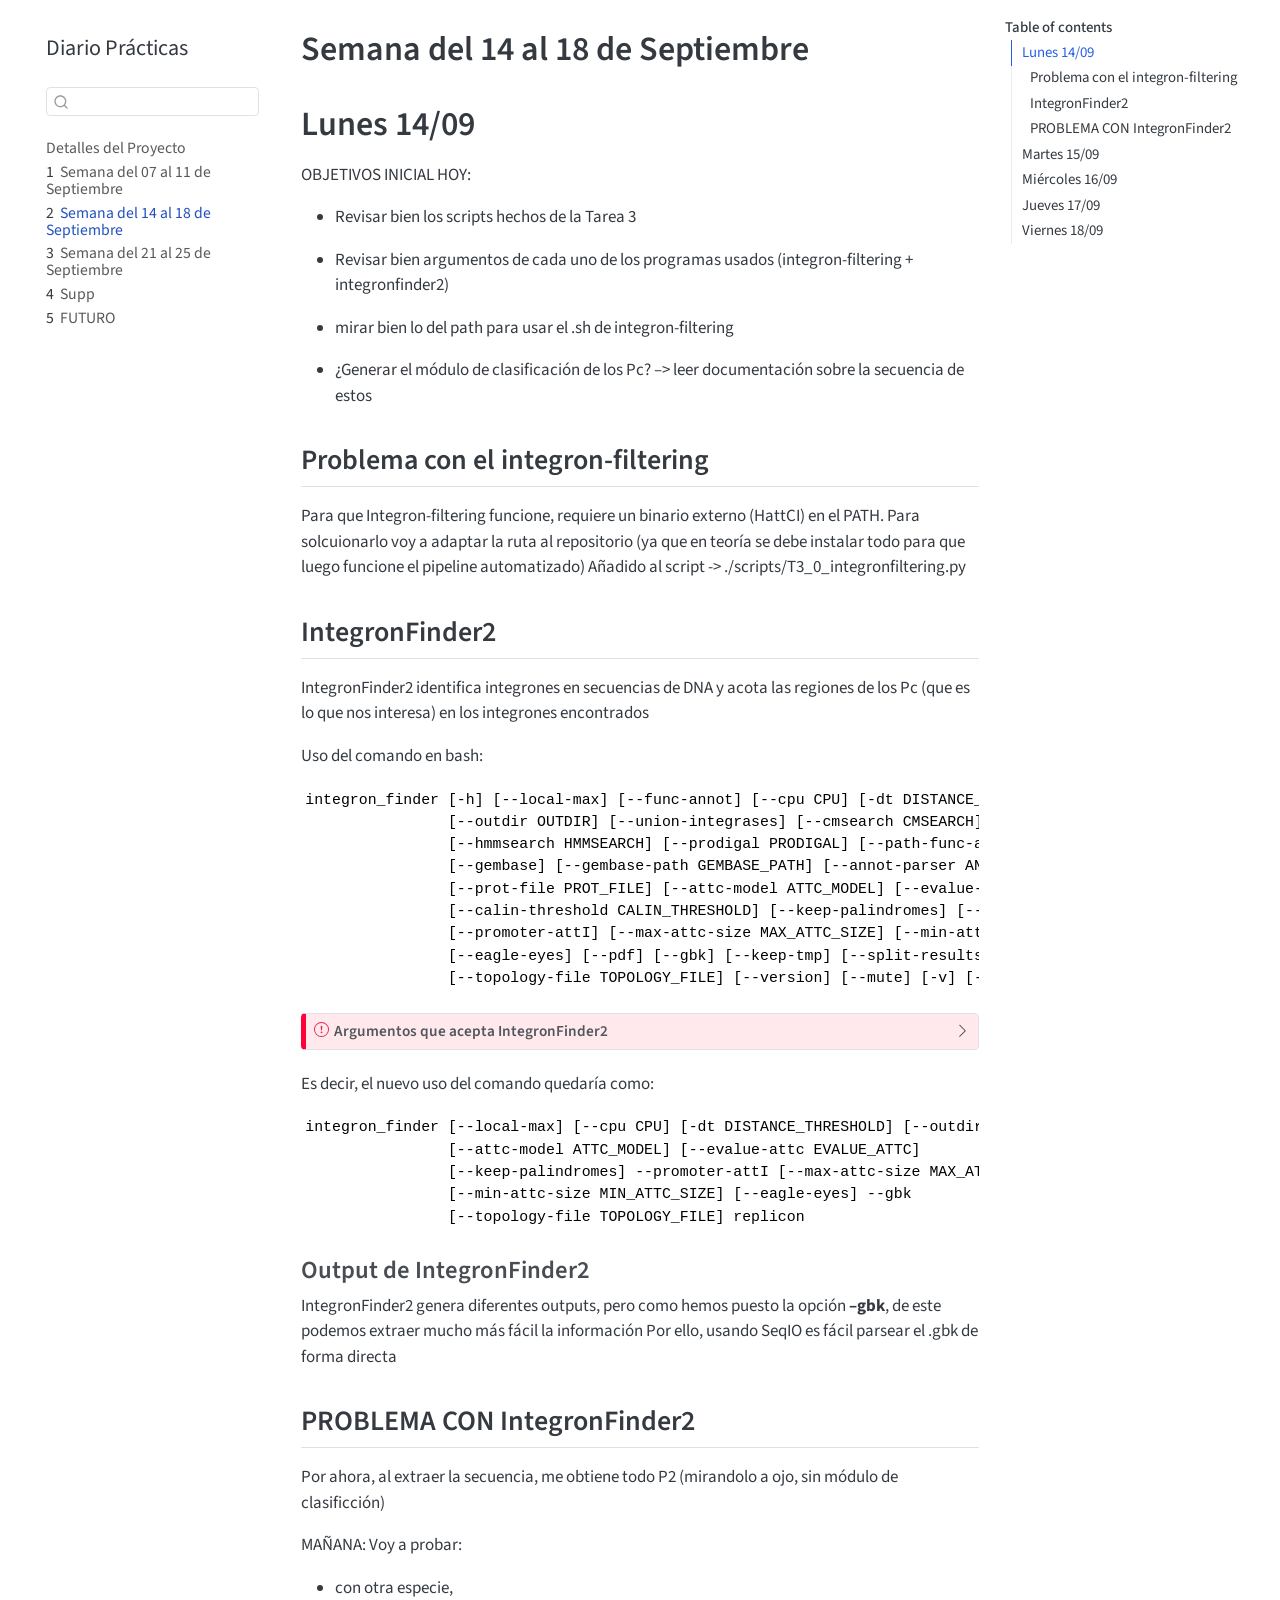
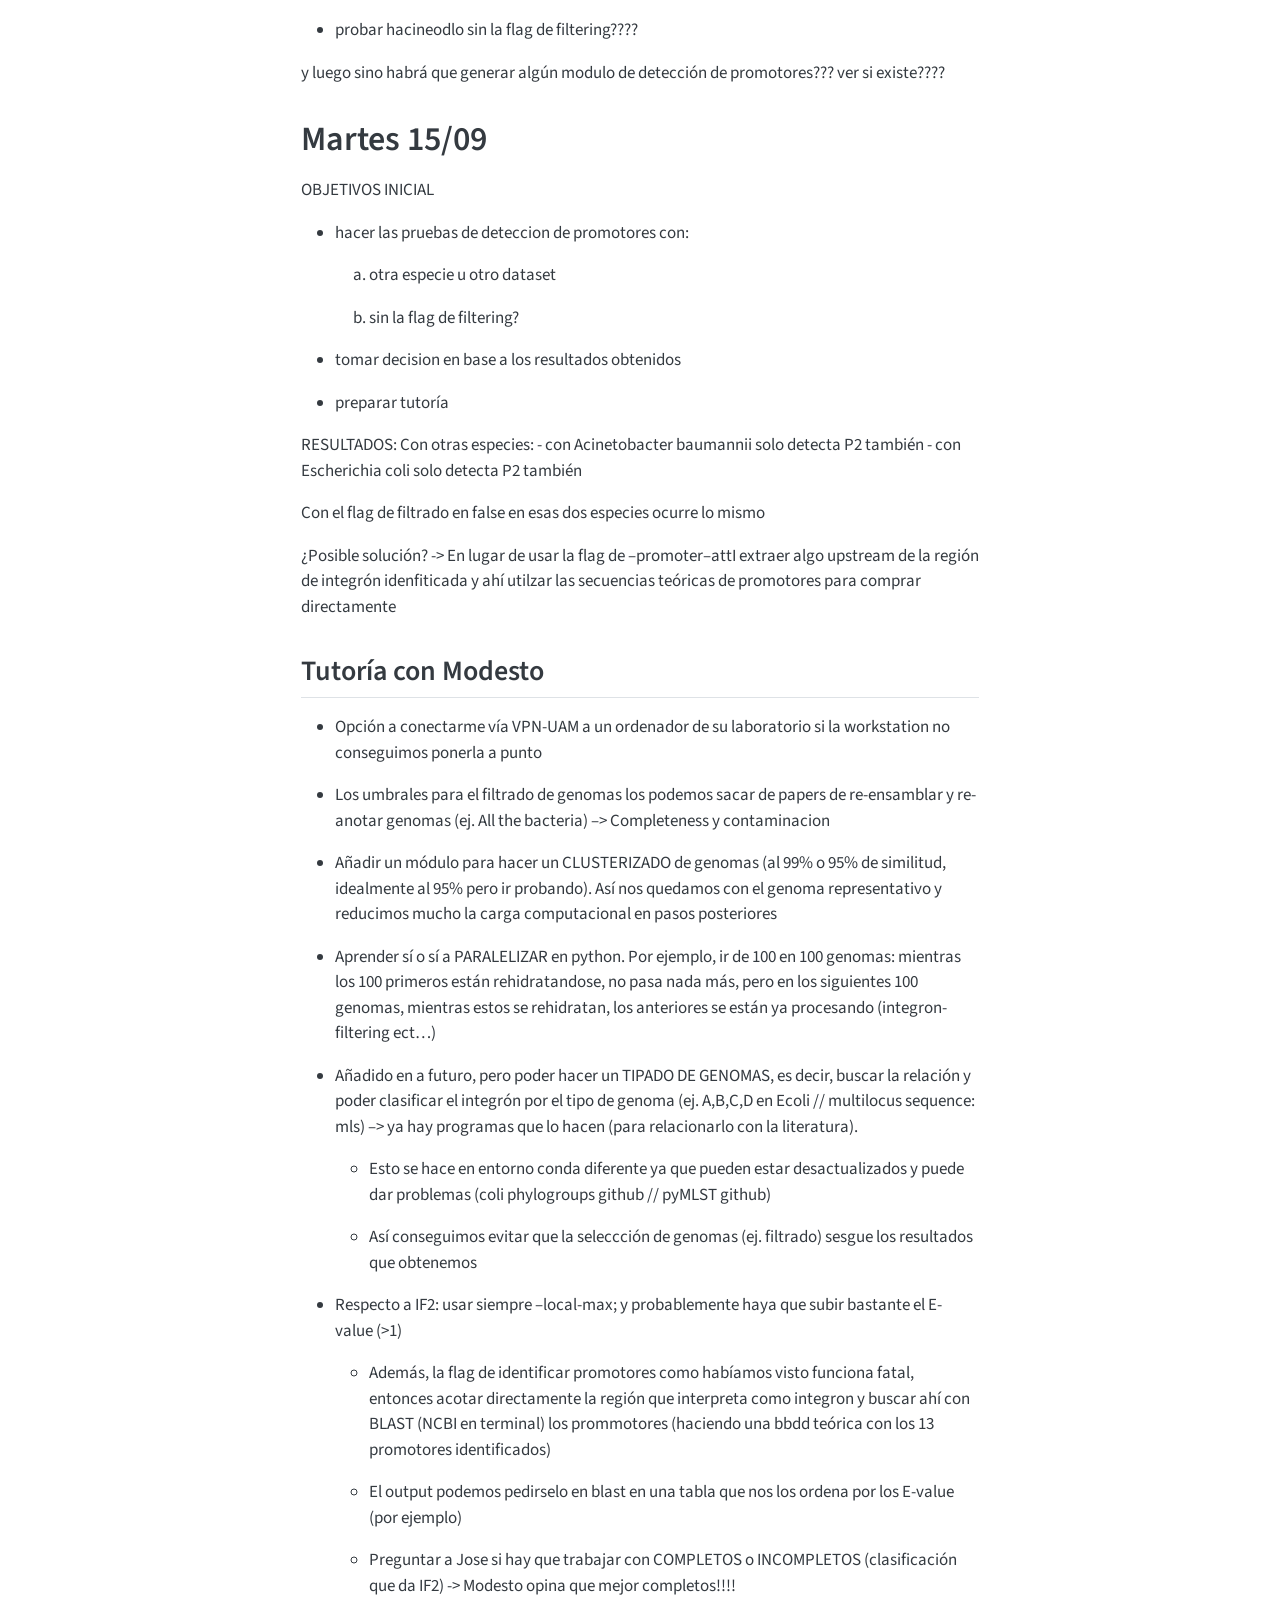
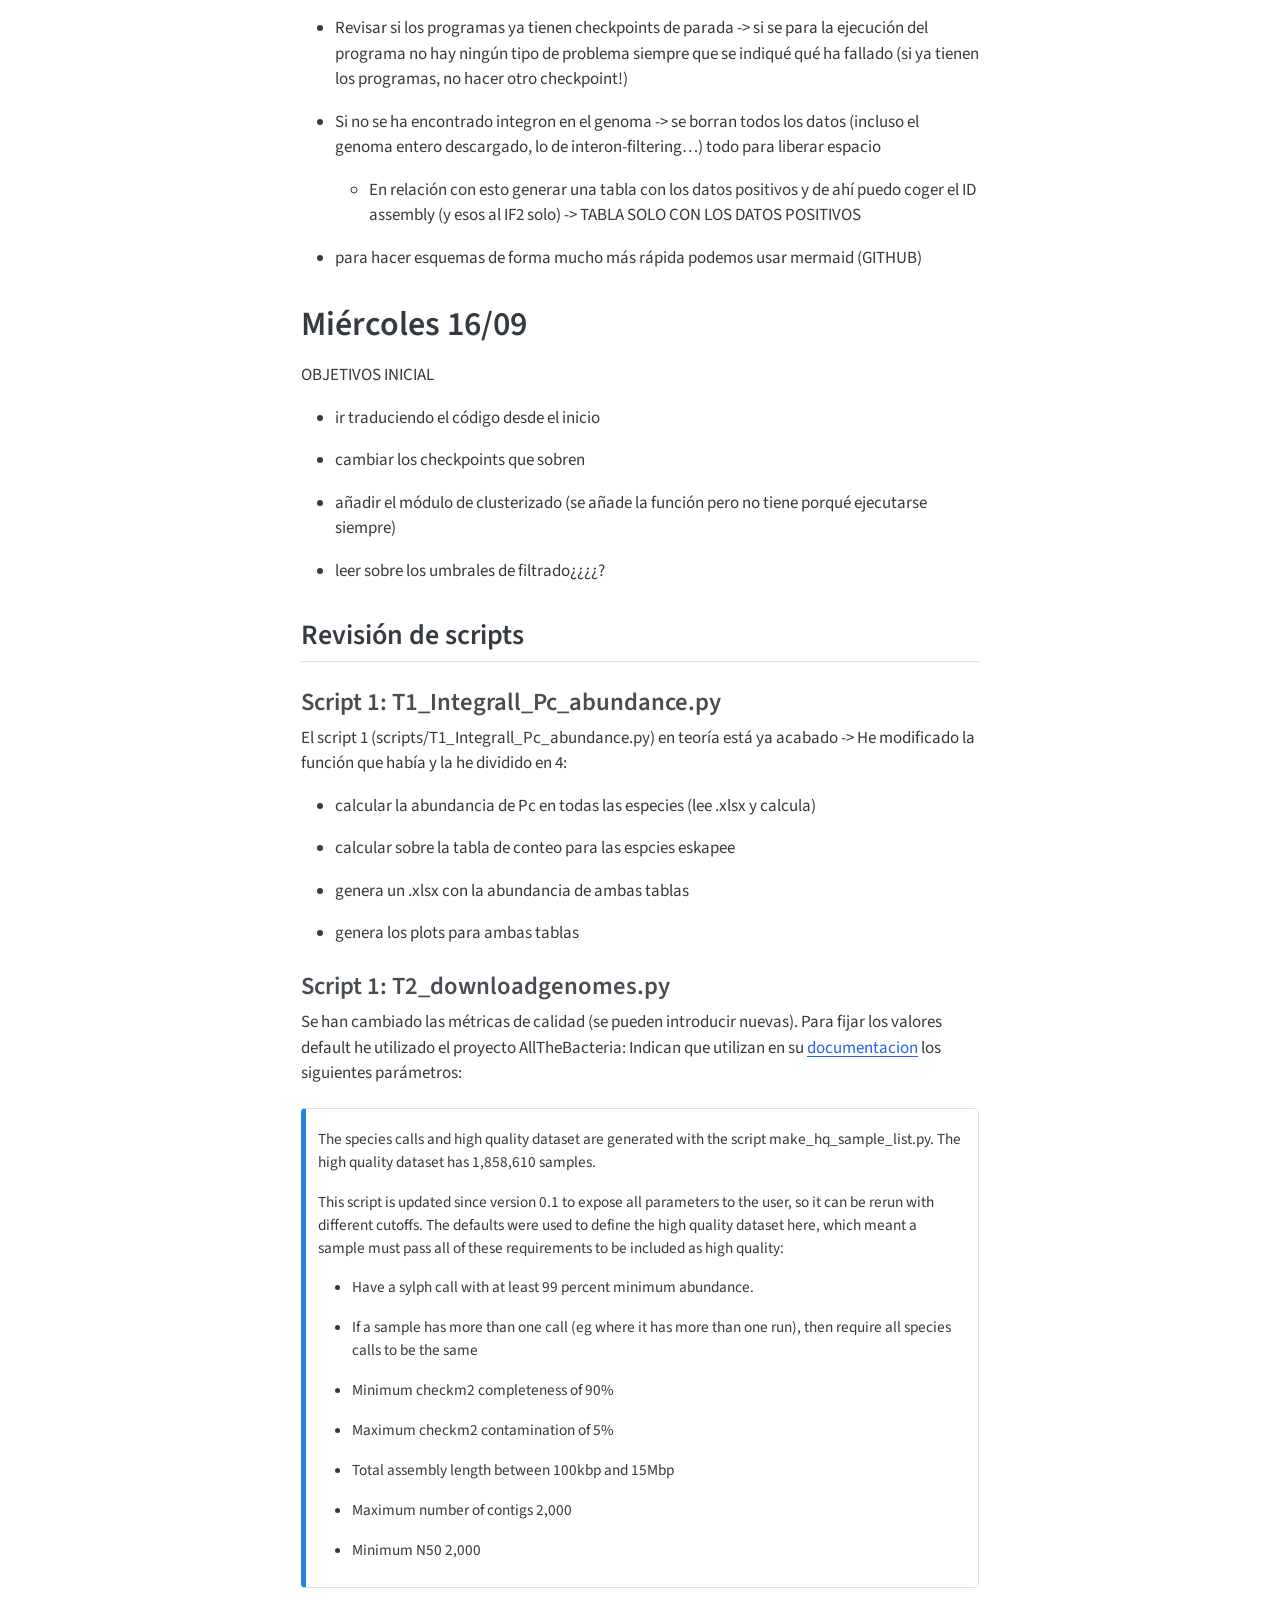
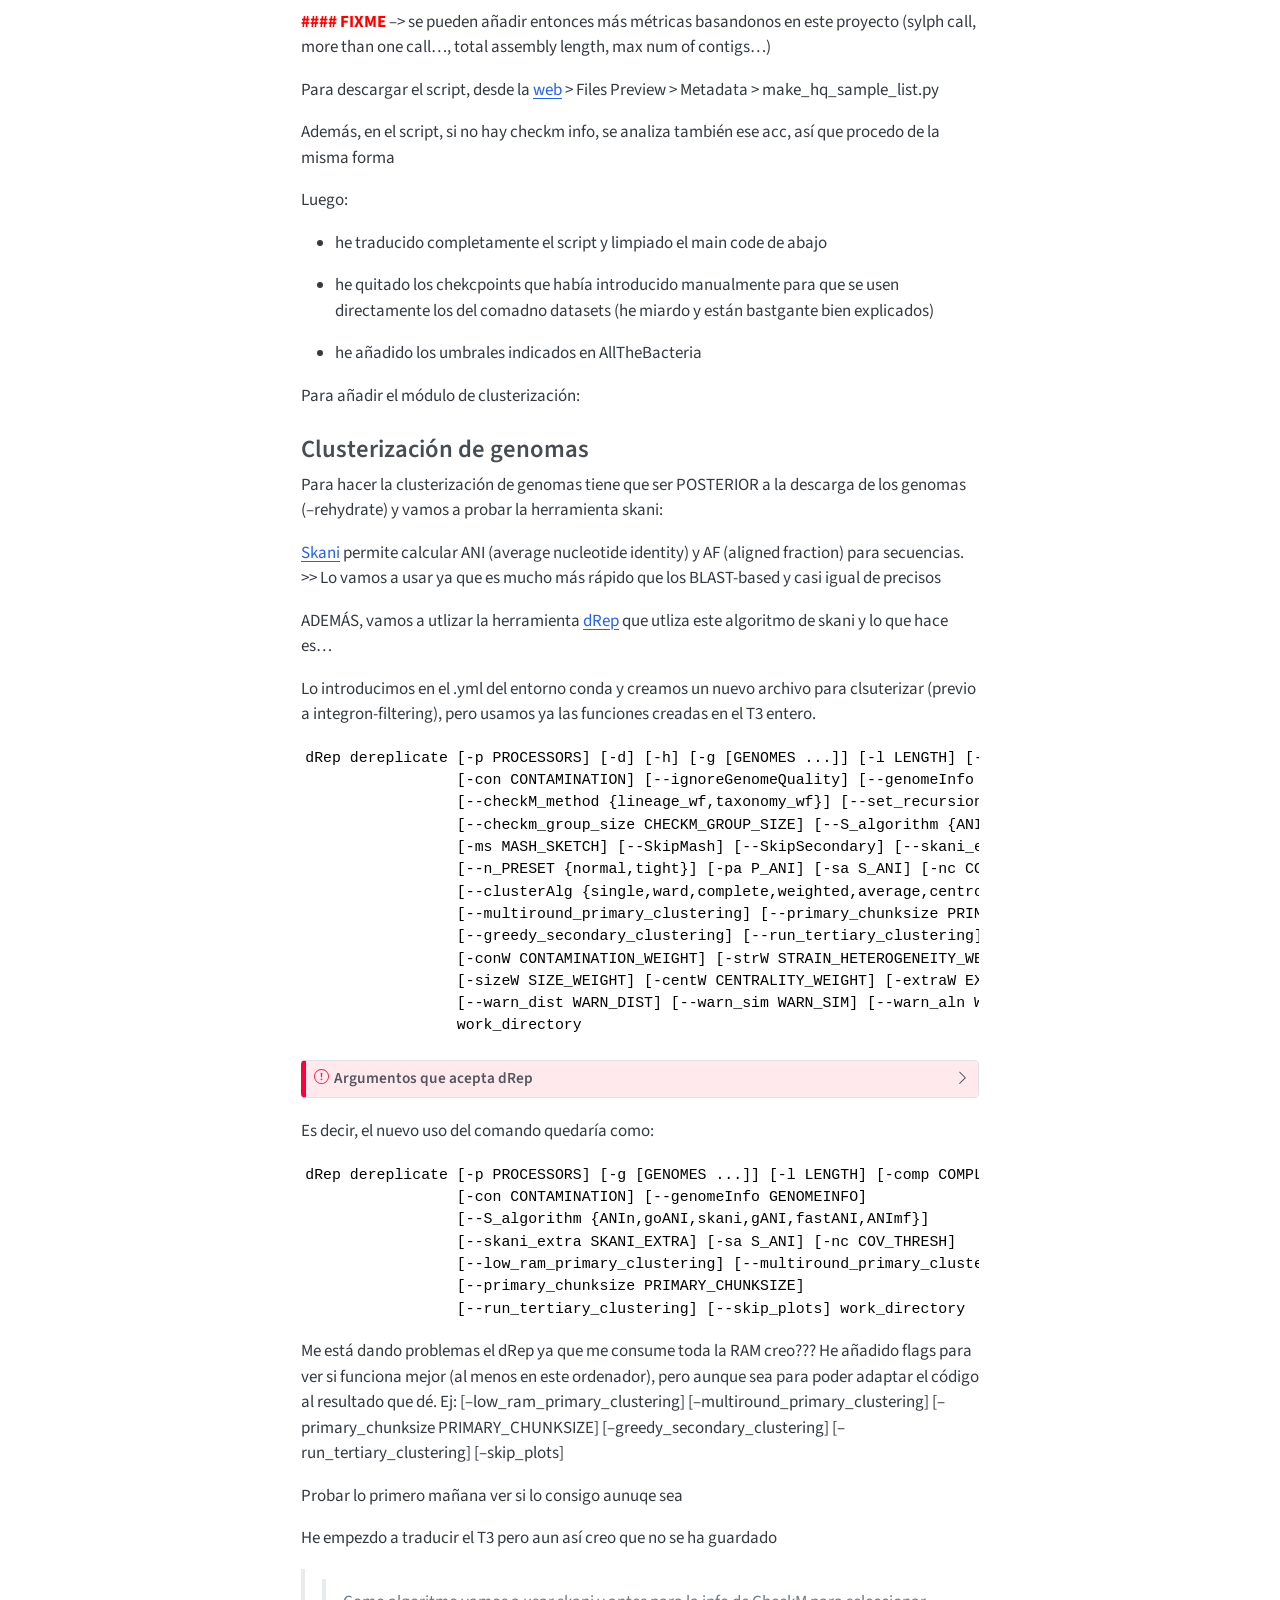
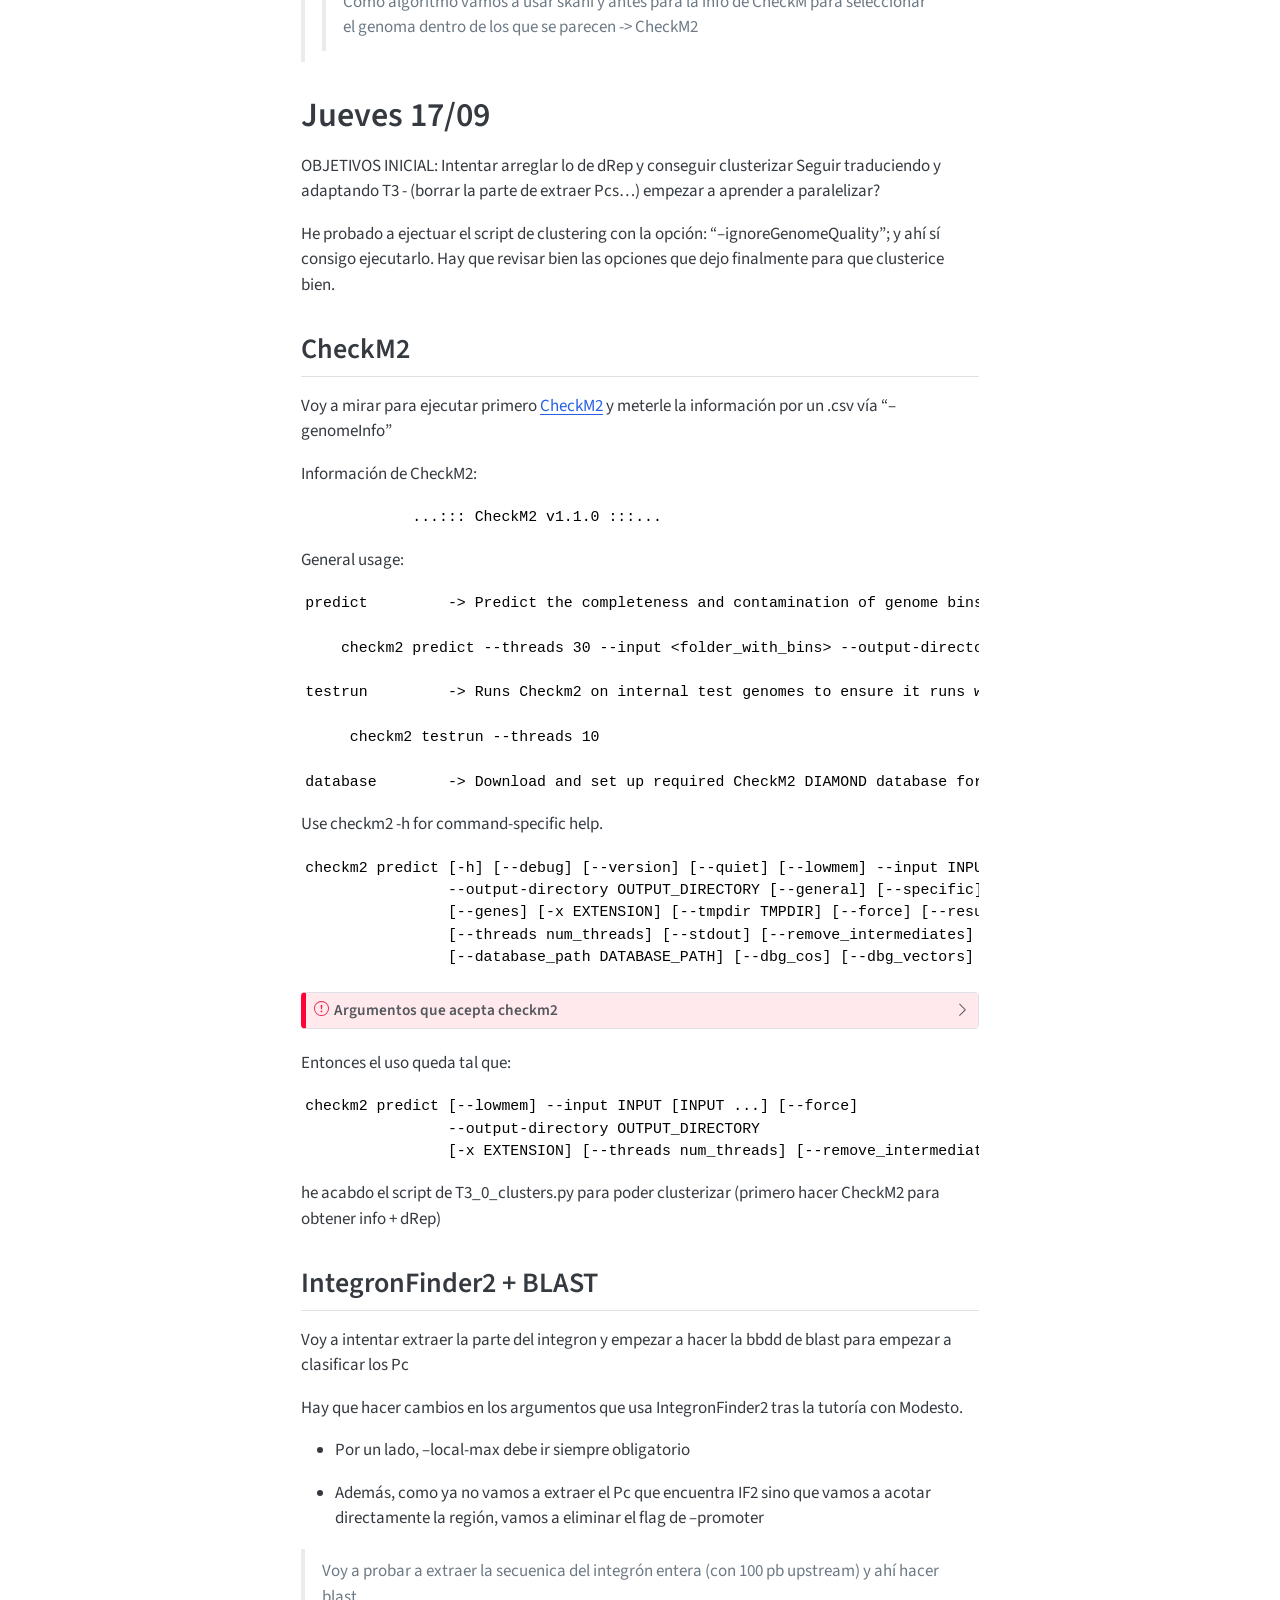
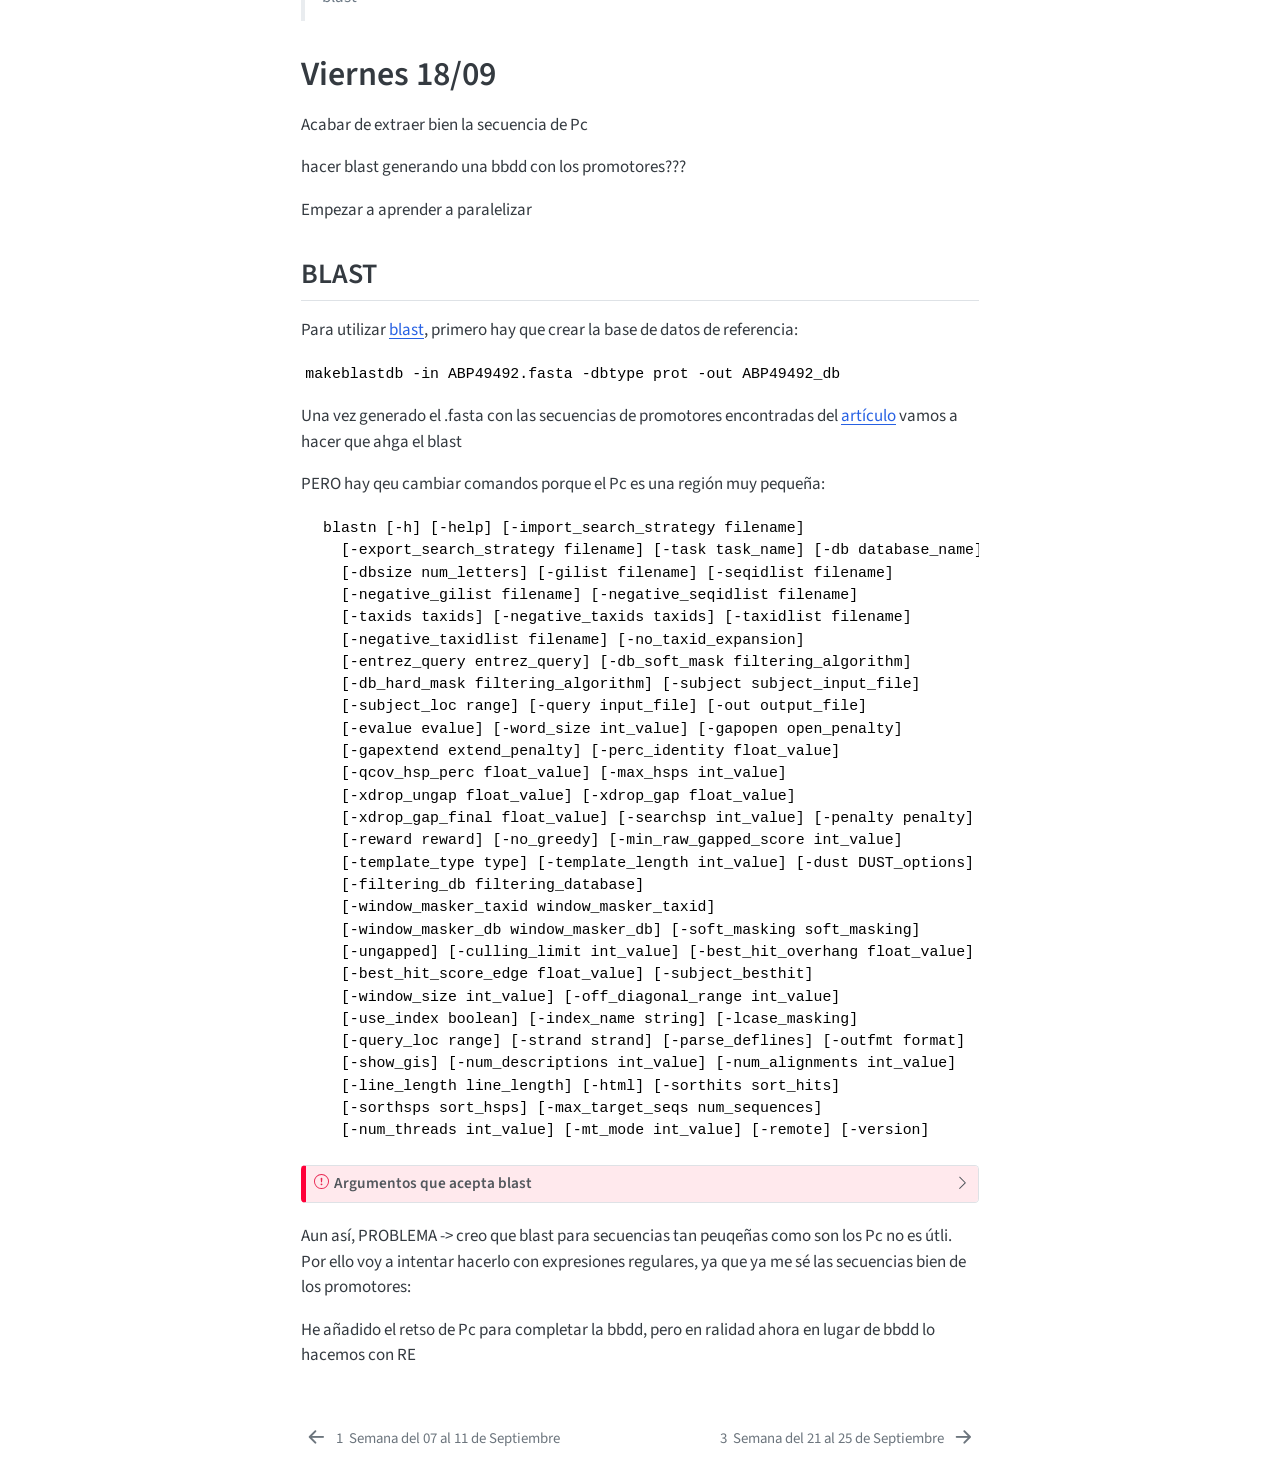
<file: qmdsemanal/_book/semana_02.html>
<!DOCTYPE html>
<html xmlns="http://www.w3.org/1999/xhtml" lang="en" xml:lang="en"><head>

<meta charset="utf-8">
<meta name="generator" content="quarto-1.9.38">

<meta name="viewport" content="width=device-width, initial-scale=1.0, user-scalable=yes">


<title>Semana del 14 al 18 de Septiembre – Diario Prácticas</title>
<style>
/* Default styles provided by pandoc.
** See https://pandoc.org/MANUAL.html#variables-for-html for config info.
*/
code{white-space: pre-wrap;}
span.smallcaps{font-variant: small-caps;}
div.columns{display: flex; gap: min(4vw, 1.5em);}
div.column{flex: auto; overflow-x: auto;}
div.hanging-indent{margin-left: 1.5em; text-indent: -1.5em;}
ul.task-list{list-style: none;}
ul.task-list li input[type="checkbox"] {
  width: 0.8em;
  margin: 0 0.8em 0.2em -1em; /* quarto-specific, see https://github.com/quarto-dev/quarto-cli/issues/4556 */ 
  vertical-align: middle;
}
</style>


<script src="site_libs/quarto-nav/quarto-nav.js"></script>
<script src="site_libs/quarto-nav/headroom.min.js"></script>
<script src="site_libs/clipboard/clipboard.min.js"></script>
<script src="site_libs/quarto-search/autocomplete.umd.js"></script>
<script src="site_libs/quarto-search/fuse.min.js"></script>
<script src="site_libs/quarto-search/quarto-search.js"></script>
<meta name="quarto:offset" content="./">
<link href="./semana_03.html" rel="next">
<link href="./semana_01.html" rel="prev">
<script src="site_libs/quarto-html/quarto.js" type="module"></script>
<script src="site_libs/quarto-html/tabsets/tabsets.js" type="module"></script>
<script src="site_libs/quarto-html/popper.min.js"></script>
<script src="site_libs/quarto-html/tippy.umd.min.js"></script>
<script src="site_libs/quarto-html/anchor.min.js"></script>
<link href="site_libs/quarto-html/tippy.css" rel="stylesheet">
<link href="site_libs/quarto-html/quarto-syntax-highlighting-15634bcf2e68342d4ad2dfa704d543f6.css" rel="stylesheet" id="quarto-text-highlighting-styles">
<script src="site_libs/bootstrap/bootstrap.min.js"></script>
<link href="site_libs/bootstrap/bootstrap-icons.css" rel="stylesheet">
<link href="site_libs/bootstrap/bootstrap-ad1a141107a548b009bff44dbcd7abef.min.css" rel="stylesheet" append-hash="true" id="quarto-bootstrap" data-mode="light">
<script id="quarto-search-options" type="application/json">{
  "location": "sidebar",
  "copy-button": false,
  "collapse-after": 3,
  "panel-placement": "start",
  "type": "textbox",
  "limit": 50,
  "keyboard-shortcut": [
    "f",
    "/",
    "s"
  ],
  "show-item-context": false,
  "language": {
    "search-no-results-text": "No results",
    "search-matching-documents-text": "matching documents",
    "search-copy-link-title": "Copy link to search",
    "search-hide-matches-text": "Hide additional matches",
    "search-more-match-text": "more match in this document",
    "search-more-matches-text": "more matches in this document",
    "search-clear-button-title": "Clear",
    "search-text-placeholder": "",
    "search-detached-cancel-button-title": "Cancel",
    "search-submit-button-title": "Submit",
    "search-label": "Search"
  }
}</script>


</head>

<body class="nav-sidebar floating quarto-light">

<div id="quarto-search-results"></div>
  <header id="quarto-header" class="headroom fixed-top">
  <nav class="quarto-secondary-nav">
    <div class="container-fluid d-flex">
      <button type="button" class="quarto-btn-toggle btn" data-bs-toggle="collapse" role="button" data-bs-target=".quarto-sidebar-collapse-item" aria-controls="quarto-sidebar" aria-expanded="false" aria-label="Toggle sidebar navigation" onclick="if (window.quartoToggleHeadroom) { window.quartoToggleHeadroom(); }">
        <i class="bi bi-layout-text-sidebar-reverse"></i>
      </button>
        <nav class="quarto-page-breadcrumbs" aria-label="breadcrumb"><ol class="breadcrumb"><li class="breadcrumb-item"><a href="./semana_02.html"><span class="chapter-number">2</span>&nbsp; <span class="chapter-title">Semana del 14 al 18 de Septiembre</span></a></li></ol></nav>
        <a class="flex-grow-1" role="navigation" data-bs-toggle="collapse" data-bs-target=".quarto-sidebar-collapse-item" aria-controls="quarto-sidebar" aria-expanded="false" aria-label="Toggle sidebar navigation" onclick="if (window.quartoToggleHeadroom) { window.quartoToggleHeadroom(); }">      
        </a>
      <button type="button" class="btn quarto-search-button" aria-label="Search" onclick="window.quartoOpenSearch();">
        <i class="bi bi-search"></i>
      </button>
    </div>
  </nav>
</header>
<!-- content -->
<div id="quarto-content" class="quarto-container page-columns page-rows-contents page-layout-article">
<!-- sidebar -->
  <nav id="quarto-sidebar" class="sidebar collapse collapse-horizontal quarto-sidebar-collapse-item sidebar-navigation floating overflow-auto">
    <div class="pt-lg-2 mt-2 text-left sidebar-header">
    <div class="sidebar-title mb-0 py-0">
      <a href="./">Diario Prácticas</a> 
    </div>
      </div>
        <div class="mt-2 flex-shrink-0 align-items-center">
        <div class="sidebar-search">
        <div id="quarto-search" class="" title="Search"></div>
        </div>
        </div>
    <div class="sidebar-menu-container"> 
    <ul class="list-unstyled mt-1">
        <li class="sidebar-item">
  <div class="sidebar-item-container"> 
  <a href="./index.html" class="sidebar-item-text sidebar-link">
 <span class="menu-text">Detalles del Proyecto</span></a>
  </div>
</li>
        <li class="sidebar-item">
  <div class="sidebar-item-container"> 
  <a href="./semana_01.html" class="sidebar-item-text sidebar-link">
 <span class="menu-text"><span class="chapter-number">1</span>&nbsp; <span class="chapter-title">Semana del 07 al 11 de Septiembre</span></span></a>
  </div>
</li>
        <li class="sidebar-item">
  <div class="sidebar-item-container"> 
  <a href="./semana_02.html" class="sidebar-item-text sidebar-link active">
 <span class="menu-text"><span class="chapter-number">2</span>&nbsp; <span class="chapter-title">Semana del 14 al 18 de Septiembre</span></span></a>
  </div>
</li>
        <li class="sidebar-item">
  <div class="sidebar-item-container"> 
  <a href="./semana_03.html" class="sidebar-item-text sidebar-link">
 <span class="menu-text"><span class="chapter-number">3</span>&nbsp; <span class="chapter-title">Semana del 21 al 25 de Septiembre</span></span></a>
  </div>
</li>
        <li class="sidebar-item">
  <div class="sidebar-item-container"> 
  <a href="./sup.html" class="sidebar-item-text sidebar-link">
 <span class="menu-text"><span class="chapter-number">4</span>&nbsp; <span class="chapter-title">Supp</span></span></a>
  </div>
</li>
        <li class="sidebar-item">
  <div class="sidebar-item-container"> 
  <a href="./w_futuro.html" class="sidebar-item-text sidebar-link">
 <span class="menu-text"><span class="chapter-number">5</span>&nbsp; <span class="chapter-title">FUTURO</span></span></a>
  </div>
</li>
    </ul>
    </div>
</nav>
<div id="quarto-sidebar-glass" class="quarto-sidebar-collapse-item" data-bs-toggle="collapse" data-bs-target=".quarto-sidebar-collapse-item"></div>
<!-- margin-sidebar -->
    <div id="quarto-margin-sidebar" class="sidebar margin-sidebar">
        <nav id="TOC" role="doc-toc" class="toc-active">
    <h2 id="toc-title">Table of contents</h2>
   
  <ul>
  <li><a href="#lunes-1409" id="toc-lunes-1409" class="nav-link active" data-scroll-target="#lunes-1409">Lunes 14/09</a>
  <ul class="collapse">
  <li><a href="#problema-con-el-integron-filtering" id="toc-problema-con-el-integron-filtering" class="nav-link" data-scroll-target="#problema-con-el-integron-filtering">Problema con el integron-filtering</a></li>
  <li><a href="#integronfinder2" id="toc-integronfinder2" class="nav-link" data-scroll-target="#integronfinder2">IntegronFinder2</a>
  <ul class="collapse">
  <li><a href="#output-de-integronfinder2" id="toc-output-de-integronfinder2" class="nav-link" data-scroll-target="#output-de-integronfinder2">Output de IntegronFinder2</a></li>
  </ul></li>
  <li><a href="#problema-con-integronfinder2" id="toc-problema-con-integronfinder2" class="nav-link" data-scroll-target="#problema-con-integronfinder2">PROBLEMA CON IntegronFinder2</a></li>
  </ul></li>
  <li><a href="#martes-1509" id="toc-martes-1509" class="nav-link" data-scroll-target="#martes-1509">Martes 15/09</a>
  <ul class="collapse">
  <li><a href="#tutoría-con-modesto" id="toc-tutoría-con-modesto" class="nav-link" data-scroll-target="#tutoría-con-modesto">Tutoría con Modesto</a></li>
  </ul></li>
  <li><a href="#miércoles-1609" id="toc-miércoles-1609" class="nav-link" data-scroll-target="#miércoles-1609">Miércoles 16/09</a>
  <ul class="collapse">
  <li><a href="#revisión-de-scripts" id="toc-revisión-de-scripts" class="nav-link" data-scroll-target="#revisión-de-scripts">Revisión de scripts</a>
  <ul class="collapse">
  <li><a href="#script-1-t1_integrall_pc_abundance.py" id="toc-script-1-t1_integrall_pc_abundance.py" class="nav-link" data-scroll-target="#script-1-t1_integrall_pc_abundance.py">Script 1: T1_Integrall_Pc_abundance.py</a></li>
  <li><a href="#script-1-t2_downloadgenomes.py" id="toc-script-1-t2_downloadgenomes.py" class="nav-link" data-scroll-target="#script-1-t2_downloadgenomes.py">Script 1: T2_downloadgenomes.py</a></li>
  <li><a href="#clusterización-de-genomas" id="toc-clusterización-de-genomas" class="nav-link" data-scroll-target="#clusterización-de-genomas">Clusterización de genomas</a></li>
  </ul></li>
  </ul></li>
  <li><a href="#jueves-1709" id="toc-jueves-1709" class="nav-link" data-scroll-target="#jueves-1709">Jueves 17/09</a>
  <ul class="collapse">
  <li><a href="#checkm2" id="toc-checkm2" class="nav-link" data-scroll-target="#checkm2">CheckM2</a></li>
  <li><a href="#integronfinder2-blast" id="toc-integronfinder2-blast" class="nav-link" data-scroll-target="#integronfinder2-blast">IntegronFinder2 + BLAST</a></li>
  </ul></li>
  <li><a href="#viernes-1809" id="toc-viernes-1809" class="nav-link" data-scroll-target="#viernes-1809">Viernes 18/09</a>
  <ul class="collapse">
  <li><a href="#blast" id="toc-blast" class="nav-link" data-scroll-target="#blast">BLAST</a></li>
  </ul></li>
  </ul>
</nav>
    </div>
<!-- main -->
<main class="content" id="quarto-document-content">

<header id="title-block-header" class="quarto-title-block default">
<div class="quarto-title">
<h1 class="title"><span class="chapter-title">Semana del 14 al 18 de Septiembre</span></h1>
</div>



<div class="quarto-title-meta">

    
  
    
  </div>
  


</header>


<section id="lunes-1409" class="level1">
<h1>Lunes 14/09</h1>
<p>OBJETIVOS INICIAL HOY:</p>
<ul>
<li><p>Revisar bien los scripts hechos de la Tarea 3</p></li>
<li><p>Revisar bien argumentos de cada uno de los programas usados (integron-filtering + integronfinder2)</p></li>
<li><p>mirar bien lo del path para usar el .sh de integron-filtering</p></li>
<li><p>¿Generar el módulo de clasificación de los Pc? –&gt; leer documentación sobre la secuencia de estos</p></li>
</ul>
<section id="problema-con-el-integron-filtering" class="level2">
<h2 class="anchored" data-anchor-id="problema-con-el-integron-filtering">Problema con el integron-filtering</h2>
<p>Para que Integron-filtering funcione, requiere un binario externo (HattCI) en el PATH. Para solcuionarlo voy a adaptar la ruta al repositorio (ya que en teoría se debe instalar todo para que luego funcione el pipeline automatizado) Añadido al script -&gt; ./scripts/T3_0_integronfiltering.py</p>
</section>
<section id="integronfinder2" class="level2">
<h2 class="anchored" data-anchor-id="integronfinder2">IntegronFinder2</h2>
<p>IntegronFinder2 identifica integrones en secuencias de DNA y acota las regiones de los Pc (que es lo que nos interesa) en los integrones encontrados</p>
<p>Uso del comando en bash:</p>
<pre><code>integron_finder [-h] [--local-max] [--func-annot] [--cpu CPU] [-dt DISTANCE_THRESHOLD] 
                [--outdir OUTDIR] [--union-integrases] [--cmsearch CMSEARCH] 
                [--hmmsearch HMMSEARCH] [--prodigal PRODIGAL] [--path-func-annot PATH_FUNC_ANNOT] 
                [--gembase] [--gembase-path GEMBASE_PATH] [--annot-parser ANNOT_PARSER] 
                [--prot-file PROT_FILE] [--attc-model ATTC_MODEL] [--evalue-attc EVALUE_ATTC] 
                [--calin-threshold CALIN_THRESHOLD] [--keep-palindromes] [--no-proteins]
                [--promoter-attI] [--max-attc-size MAX_ATTC_SIZE] [--min-attc-size MIN_ATTC_SIZE] 
                [--eagle-eyes] [--pdf] [--gbk] [--keep-tmp] [--split-results] [--circ | --linear] 
                [--topology-file TOPOLOGY_FILE] [--version] [--mute] [-v] [-q] replicon</code></pre>
<div class="callout callout-style-default callout-important callout-titled">
<div class="callout-header d-flex align-content-center collapsed" data-bs-toggle="collapse" data-bs-target=".callout-1-contents" aria-controls="callout-1" aria-expanded="false" aria-label="Toggle callout">
<div class="callout-icon-container">
<i class="callout-icon"></i>
</div>
<div class="callout-title-container flex-fill">
<span class="screen-reader-only">Important</span>Argumentos que acepta IntegronFinder2
</div>
<div class="callout-btn-toggle d-inline-block border-0 py-1 ps-1 pe-0 float-end"><i class="callout-toggle"></i></div>
</div>
<div id="callout-1" class="callout-1-contents callout-collapse collapse">
<div class="callout-body-container callout-body">
<p><em>He marcado en azul aquellos argumentos que pueden tener sentido para la búsqueda y clasificación de Pcs:</em></p>
<p>positional arguments:</p>
<ul>
<li><span style="color: blue;"><strong>replicon</strong></span>: Path to the replicon file (in fasta format), eg : path/to/file.fst or file.fst</li>
</ul>
<p>optional arguments:</p>
<ul>
<li><p><strong>-h, –help</strong>: show this help message and exit</p></li>
<li><p><span style="color: blue;"><strong>–local-max</strong></span>: Allows thorough local detection (slower but more sensitive and do not increase false positive rate).</p></li>
<li><p><strong>–func-annot</strong>: Functional annotation of CDS associated with integrons HMM files are needed in Func_annot folder.</p></li>
<li><p><span style="color: blue;"><strong>–cpu CPU</strong></span>: Number of CPUs used by INFERNAL and HMMER. Increasing too much (usually above 4) may decrease performance.</p></li>
<li><p><span style="color: blue;"><strong>-dt DISTANCE_THRESHOLD, –distance-thresh DISTANCE_THRESHOLD</strong></span>: Two elements are aggregated if they are distant of DISTANCE_THRESH [4000]bp or less</p></li>
<li><p><span style="color: blue;"><strong>–outdir OUTDIR</strong></span>: Set the output directory (default: current)</p></li>
<li><p><strong>–union-integrases</strong>: Instead of taking intersection of hits from Phage_int profile (Tyr recombinases) and integron_integrase profile, use the union of the hits. Es decir, IntegronFinder no detecta la Int con un solo modelo, sino combinando dos perfiles HMM distintos, luego se mantiene la intersección de ambos modelos para ser detectado</p></li>
</ul>
<p>De estos siguientes no hay que modificar nada porque hemos instalado el entorno completo:</p>
<ul>
<li><p><strong>–cmsearch CMSEARCH</strong>: Complete path to cmsearch if not in PATH. eg: /usr/local/bin/cmsearch</p></li>
<li><p><strong>–hmmsearch HMMSEARCH</strong>: Complete path to hmmsearch if not in PATH. eg: /usr/local/bin/hmmsearch</p></li>
<li><p><strong>–prodigal PRODIGAL</strong>: Complete path to prodigal if not in PATH. eg: /usr/local/bin/prodigal</p></li>
<li><p><strong>–path-func-annot PATH_FUNC_ANNOT</strong>: Path to file containing all hmm bank paths (one per line)</p></li>
</ul>
<p>Los siguientes son alternativas para no usar PRODIGAL y usar otro fichero de proteínas ya anotado:</p>
<ul>
<li><p><strong>–gembase</strong>: Use gembase formatted protein file instead of Prodigal. Folder structure must be preserved</p></li>
<li><p><strong>–gembase-path GEMBASE_PATH</strong>: path to the gembase root directory (needed only if the replicon file is not locatedin gembase-path)</p></li>
<li><p><strong>–annot-parser ANNOT_PARSER</strong>: the path to the parser to use to get information from protein file.</p></li>
<li><p><strong>–prot-file PROT_FILE</strong>: The path to the proteins file used for annotations</p></li>
<li><p><span style="color: blue;"><strong>–attc-model ATTC_MODEL</strong></span>: Path or file to the attc model (Covariance Matrix).</p></li>
<li><p><span style="color: blue;"><strong>–evalue-attc EVALUE_ATTC</strong></span>: Set evalue threshold to filter out hits above it (default: 1) Un valor más bajo es más estricto (ahora es E-value)</p></li>
<li><p><strong>–calin-threshold CALIN_THRESHOLD</strong>: keep ‘CALIN’ only if attC sites number &gt;= calin-threshold (default: 2) Un CALIN es un cluster de sitios attC que aparecen juntos sin una Int cercana asociada. El default exige que haya al menos 2 attC juntos para que sea CALIN</p></li>
<li><p><span style="color: blue;"><strong>–keep-palindromes</strong></span>: For a given hit, if the palindromic version is found, don’t remove the one with highest evalue. Los attC son repeticiones invertidas imperfectas, así que a veces se encuentran hits prácticamente en la misma posición en ambas hebras. Por defecto, se queda solo con el mejor de los dos (menor e-value)</p></li>
<li><p><strong>–no-proteins</strong>: Don’t annotate CDS and don’t find integrase, just look for attC sites. No debemos usarlo porque anota el pc en relación a la posición de la Integrasas</p></li>
<li><p><span style="color: blue;"><strong>–promoter-attI</strong></span>: Search also for promoter and attI sites. (default False)</p></li>
<li><p><span style="color: blue;"><strong>–max-attc-size MAX_ATTC_SIZE</strong></span>: Set maximum value fot the attC size (default: 200bp)</p></li>
<li><p><span style="color: blue;"><strong>–min-attc-size MIN_ATTC_SIZE</strong></span>: Set minimum value fot the attC size (default: 40bp)</p></li>
<li><p><span style="color: blue;">**–eagle-eyes</span>: Synonym of –local-max. Like a soaring eagle in the sky, catching rabbits (or attC sites) by surprise.</p></li>
</ul>
<p><span style="color: red;">### FIXME</span>: Igual hay que modificar estos argumentos (topology file), porque: como en la T2 controlamos el nivel de ensamblado (complete/chromosome/scaffold/contig) al descargar los genomas, podemos generar el –topology-file con criterio correcto luego habría que añadir esta parte!!!</p>
<ul>
<li><p><strong>–circ</strong>: Set the default topology for replicons to ‘circular’</p></li>
<li><p><strong>–linear</strong>: Set the default topology for replicons to ‘linear’</p></li>
<li><p><span style="color: blue;"><strong>–topology-file TOPOLOGY_FILE</strong></span>: The path to a file where the topology for each replicon is specified.</p></li>
<li><p><strong>–version</strong>: show program’s version number and exit</p></li>
<li><p><strong>–mute</strong>: mute the log on stdout.(continue to log on integron_finder.out)</p></li>
</ul>
<p>Output options:</p>
<ul>
<li><p><strong>–pdf</strong>: For each complete integron, a simple graphic of the region is depicted (in pdf format)</p></li>
<li><p><span style="color: blue;"><strong>–gbk</strong></span>: generate a GenBank file with the sequence annotated with the same annotations than .integrons file.</p></li>
<li><p><strong>–keep-tmp</strong>: keep intermediate results. This results are stored in directory named tmp_<replicon id=""></replicon></p></li>
<li><p><strong>–split-results</strong>: Instead of merging integron results from all replicon in one file, keep them in separated files.</p></li>
<li><p><strong>-v, –verbose</strong>: Increase verbosity of output (can be cumulative : -vv)</p></li>
<li><p><strong>-q, –quiet</strong>: Decrease verbosity of output (can be cumulative : -qq)</p></li>
</ul>
</div>
</div>
</div>
<p>Es decir, el nuevo uso del comando quedaría como:</p>
<pre><code>integron_finder [--local-max] [--cpu CPU] [-dt DISTANCE_THRESHOLD] [--outdir OUTDIR] 
                [--attc-model ATTC_MODEL] [--evalue-attc EVALUE_ATTC] 
                [--keep-palindromes] --promoter-attI [--max-attc-size MAX_ATTC_SIZE] 
                [--min-attc-size MIN_ATTC_SIZE] [--eagle-eyes] --gbk 
                [--topology-file TOPOLOGY_FILE] replicon</code></pre>
<section id="output-de-integronfinder2" class="level3">
<h3 class="anchored" data-anchor-id="output-de-integronfinder2">Output de IntegronFinder2</h3>
<p>IntegronFinder2 genera diferentes outputs, pero como hemos puesto la opción <strong>–gbk</strong>, de este podemos extraer mucho más fácil la información Por ello, usando SeqIO es fácil parsear el .gbk de forma directa</p>
</section>
</section>
<section id="problema-con-integronfinder2" class="level2">
<h2 class="anchored" data-anchor-id="problema-con-integronfinder2">PROBLEMA CON IntegronFinder2</h2>
<p>Por ahora, al extraer la secuencia, me obtiene todo P2 (mirandolo a ojo, sin módulo de clasificción)</p>
<p>MAÑANA: Voy a probar:</p>
<ul>
<li><p>con otra especie,</p></li>
<li><p>probar hacineodlo sin la flag de filtering????</p></li>
</ul>
<p>y luego sino habrá que generar algún modulo de detección de promotores??? ver si existe????</p>
</section>
</section>
<section id="martes-1509" class="level1">
<h1>Martes 15/09</h1>
<p>OBJETIVOS INICIAL</p>
<ul>
<li><p>hacer las pruebas de deteccion de promotores con:</p>
<ol type="a">
<li><p>otra especie u otro dataset</p></li>
<li><p>sin la flag de filtering?</p></li>
</ol></li>
<li><p>tomar decision en base a los resultados obtenidos</p></li>
<li><p>preparar tutoría</p></li>
</ul>
<p>RESULTADOS: Con otras especies: - con Acinetobacter baumannii solo detecta P2 también - con Escherichia coli solo detecta P2 también</p>
<p>Con el flag de filtrado en false en esas dos especies ocurre lo mismo</p>
<p>¿Posible solución? -&gt; En lugar de usar la flag de –promoter–attI extraer algo upstream de la región de integrón idenfiticada y ahí utilzar las secuencias teóricas de promotores para comprar directamente</p>
<section id="tutoría-con-modesto" class="level2">
<h2 class="anchored" data-anchor-id="tutoría-con-modesto">Tutoría con Modesto</h2>
<ul>
<li><p>Opción a conectarme vía VPN-UAM a un ordenador de su laboratorio si la workstation no conseguimos ponerla a punto</p></li>
<li><p>Los umbrales para el filtrado de genomas los podemos sacar de papers de re-ensamblar y re-anotar genomas (ej. All the bacteria) –&gt; Completeness y contaminacion</p></li>
<li><p>Añadir un módulo para hacer un CLUSTERIZADO de genomas (al 99% o 95% de similitud, idealmente al 95% pero ir probando). Así nos quedamos con el genoma representativo y reducimos mucho la carga computacional en pasos posteriores</p></li>
<li><p>Aprender sí o sí a PARALELIZAR en python. Por ejemplo, ir de 100 en 100 genomas: mientras los 100 primeros están rehidratandose, no pasa nada más, pero en los siguientes 100 genomas, mientras estos se rehidratan, los anteriores se están ya procesando (integron-filtering ect…)</p></li>
<li><p>Añadido en a futuro, pero poder hacer un TIPADO DE GENOMAS, es decir, buscar la relación y poder clasificar el integrón por el tipo de genoma (ej. A,B,C,D en Ecoli // multilocus sequence: mls) –&gt; ya hay programas que lo hacen (para relacionarlo con la literatura).</p>
<ul>
<li><p>Esto se hace en entorno conda diferente ya que pueden estar desactualizados y puede dar problemas (coli phylogroups github // pyMLST github)</p></li>
<li><p>Así conseguimos evitar que la seleccción de genomas (ej. filtrado) sesgue los resultados que obtenemos</p></li>
</ul></li>
<li><p>Respecto a IF2: usar siempre –local-max; y probablemente haya que subir bastante el E-value (&gt;1)</p>
<ul>
<li><p>Además, la flag de identificar promotores como habíamos visto funciona fatal, entonces acotar directamente la región que interpreta como integron y buscar ahí con BLAST (NCBI en terminal) los prommotores (haciendo una bbdd teórica con los 13 promotores identificados)</p></li>
<li><p>El output podemos pedirselo en blast en una tabla que nos los ordena por los E-value (por ejemplo)</p></li>
<li><p>Preguntar a Jose si hay que trabajar con COMPLETOS o INCOMPLETOS (clasificación que da IF2) -&gt; Modesto opina que mejor completos!!!!</p></li>
</ul></li>
<li><p>Revisar si los programas ya tienen checkpoints de parada -&gt; si se para la ejecución del programa no hay ningún tipo de problema siempre que se indiqué qué ha fallado (si ya tienen los programas, no hacer otro checkpoint!)</p></li>
<li><p>Si no se ha encontrado integron en el genoma -&gt; se borran todos los datos (incluso el genoma entero descargado, lo de interon-filtering…) todo para liberar espacio</p>
<ul>
<li>En relación con esto generar una tabla con los datos positivos y de ahí puedo coger el ID assembly (y esos al IF2 solo) -&gt; TABLA SOLO CON LOS DATOS POSITIVOS</li>
</ul></li>
<li><p>para hacer esquemas de forma mucho más rápida podemos usar mermaid (GITHUB)</p></li>
</ul>
</section>
</section>
<section id="miércoles-1609" class="level1">
<h1>Miércoles 16/09</h1>
<p>OBJETIVOS INICIAL</p>
<ul>
<li><p>ir traduciendo el código desde el inicio</p></li>
<li><p>cambiar los checkpoints que sobren</p></li>
<li><p>añadir el módulo de clusterizado (se añade la función pero no tiene porqué ejecutarse siempre)</p></li>
<li><p>leer sobre los umbrales de filtrado¿¿¿¿?</p></li>
</ul>
<section id="revisión-de-scripts" class="level2">
<h2 class="anchored" data-anchor-id="revisión-de-scripts">Revisión de scripts</h2>
<section id="script-1-t1_integrall_pc_abundance.py" class="level3">
<h3 class="anchored" data-anchor-id="script-1-t1_integrall_pc_abundance.py">Script 1: T1_Integrall_Pc_abundance.py</h3>
<p>El script 1 (scripts/T1_Integrall_Pc_abundance.py) en teoría está ya acabado -&gt; He modificado la función que había y la he dividido en 4:</p>
<ul>
<li><p>calcular la abundancia de Pc en todas las especies (lee .xlsx y calcula)</p></li>
<li><p>calcular sobre la tabla de conteo para las espcies eskapee</p></li>
<li><p>genera un .xlsx con la abundancia de ambas tablas</p></li>
<li><p>genera los plots para ambas tablas</p></li>
</ul>
</section>
<section id="script-1-t2_downloadgenomes.py" class="level3">
<h3 class="anchored" data-anchor-id="script-1-t2_downloadgenomes.py">Script 1: T2_downloadgenomes.py</h3>
<p>Se han cambiado las métricas de calidad (se pueden introducir nuevas). Para fijar los valores default he utilizado el proyecto AllTheBacteria: Indican que utilizan en su <a href="https://allthebacteria.org/docs/release_history/#:~:text=The%20defaults%20were%20used%20to%20define%20the,15Mbp.%20*%20Maximum%20number%20of%20contigs%202%2C000">documentacion</a> los siguientes parámetros:</p>
<div class="callout callout-style-simple callout-note no-icon">
<div class="callout-body d-flex">
<div class="callout-icon-container">
<i class="callout-icon no-icon"></i>
</div>
<div class="callout-body-container">
<p>The species calls and high quality dataset are generated with the script make_hq_sample_list.py. The high quality dataset has 1,858,610 samples.</p>
<p>This script is updated since version 0.1 to expose all parameters to the user, so it can be rerun with different cutoffs. The defaults were used to define the high quality dataset here, which meant a sample must pass all of these requirements to be included as high quality:</p>
<ul>
<li><p>Have a sylph call with at least 99 percent minimum abundance.</p></li>
<li><p>If a sample has more than one call (eg where it has more than one run), then require all species calls to be the same</p></li>
<li><p>Minimum checkm2 completeness of 90%</p></li>
<li><p>Maximum checkm2 contamination of 5%</p></li>
<li><p>Total assembly length between 100kbp and 15Mbp</p></li>
<li><p>Maximum number of contigs 2,000</p></li>
<li><p>Minimum N50 2,000</p></li>
</ul>
</div>
</div>
</div>
<p><span style="color: red;"><strong>#### FIXME</strong></span> –&gt; se pueden añadir entonces más métricas basandonos en este proyecto (sylph call, more than one call…, total assembly length, max num of contigs…)</p>
<p>Para descargar el script, desde la <a href="https://osf.io/xv7q9/overview">web</a> &gt; Files Preview &gt; Metadata &gt; make_hq_sample_list.py</p>
<p>Además, en el script, si no hay checkm info, se analiza también ese acc, así que procedo de la misma forma</p>
<p>Luego:</p>
<ul>
<li><p>he traducido completamente el script y limpiado el main code de abajo</p></li>
<li><p>he quitado los chekcpoints que había introducido manualmente para que se usen directamente los del comadno datasets (he miardo y están bastgante bien explicados)</p></li>
<li><p>he añadido los umbrales indicados en AllTheBacteria</p></li>
</ul>
<p>Para añadir el módulo de clusterización:</p>
</section>
<section id="clusterización-de-genomas" class="level3">
<h3 class="anchored" data-anchor-id="clusterización-de-genomas">Clusterización de genomas</h3>
<p>Para hacer la clusterización de genomas tiene que ser POSTERIOR a la descarga de los genomas (–rehydrate) y vamos a probar la herramienta skani:</p>
<p><a href="https://github.com/bluenote-1577/skani">Skani</a> permite calcular ANI (average nucleotide identity) y AF (aligned fraction) para secuencias. &gt;&gt; Lo vamos a usar ya que es mucho más rápido que los BLAST-based y casi igual de precisos</p>
<p>ADEMÁS, vamos a utlizar la herramienta <a href="https://github.com/MrOlm/drep">dRep</a> que utliza este algoritmo de skani y lo que hace es…</p>
<p>Lo introducimos en el .yml del entorno conda y creamos un nuevo archivo para clsuterizar (previo a integron-filtering), pero usamos ya las funciones creadas en el T3 entero.</p>
<pre><code>dRep dereplicate [-p PROCESSORS] [-d] [-h] [-g [GENOMES ...]] [-l LENGTH] [-comp COMPLETENESS] 
                 [-con CONTAMINATION] [--ignoreGenomeQuality] [--genomeInfo GENOMEINFO]
                 [--checkM_method {lineage_wf,taxonomy_wf}] [--set_recursion SET_RECURSION] 
                 [--checkm_group_size CHECKM_GROUP_SIZE] [--S_algorithm {ANIn,goANI,skani,gANI,fastANI,ANImf}]
                 [-ms MASH_SKETCH] [--SkipMash] [--SkipSecondary] [--skani_extra SKANI_EXTRA] 
                 [--n_PRESET {normal,tight}] [-pa P_ANI] [-sa S_ANI] [-nc COV_THRESH] [-cm {total,larger}]
                 [--clusterAlg {single,ward,complete,weighted,average,centroid,median}] [--low_ram_primary_clustering] 
                 [--multiround_primary_clustering] [--primary_chunksize PRIMARY_CHUNKSIZE] 
                 [--greedy_secondary_clustering] [--run_tertiary_clustering] [-comW COMPLETENESS_WEIGHT] 
                 [-conW CONTAMINATION_WEIGHT] [-strW STRAIN_HETEROGENEITY_WEIGHT] [-N50W N50_WEIGHT] 
                 [-sizeW SIZE_WEIGHT] [-centW CENTRALITY_WEIGHT] [-extraW EXTRA_WEIGHT_TABLE] [--gen_warnings]
                 [--warn_dist WARN_DIST] [--warn_sim WARN_SIM] [--warn_aln WARN_ALN] [--skip_plots]
                 work_directory</code></pre>
<div class="callout callout-style-default callout-important callout-titled">
<div class="callout-header d-flex align-content-center collapsed" data-bs-toggle="collapse" data-bs-target=".callout-2-contents" aria-controls="callout-2" aria-expanded="false" aria-label="Toggle callout">
<div class="callout-icon-container">
<i class="callout-icon"></i>
</div>
<div class="callout-title-container flex-fill">
<span class="screen-reader-only">Important</span>Argumentos que acepta dRep
</div>
<div class="callout-btn-toggle d-inline-block border-0 py-1 ps-1 pe-0 float-end"><i class="callout-toggle"></i></div>
</div>
<div id="callout-2" class="callout-2-contents callout-collapse collapse">
<div class="callout-body-container callout-body">
<p><em>He marcado en azul aquellos argumentos que pueden tener sentido para la búsqueda y clasificación de Pcs:</em></p>
<p>positional arguments:</p>
<ul>
<li><span style="color: blue;"><strong>work_directory</strong></span>: Directory where data and output are stored *** USE THE SAME WORK DIRECTORY FOR ALL DREP OPERATIONS ***</li>
</ul>
<p>SYSTEM PARAMETERS:</p>
<ul>
<li><p><span style="color: blue;"><strong>-p PROCESSORS, –processors PROCESSORS</strong></span>: threads (default: 6)</p></li>
<li><p><strong>-d, –debug</strong>: make extra debugging output (default: False)</p></li>
<li><p><strong>-h, –help</strong>: show this help message and exit</p></li>
</ul>
<p>GENOME INPUT:</p>
<ul>
<li><span style="color: blue;"><strong>-g [GENOMES …], –genomes [GENOMES …]</strong></span>: genomes to filter in .fasta format. Can also input a text file with paths to genomes, which results in fewer OS issues than wildcard expansion (default: None)</li>
</ul>
<p>GENOME FILTERING OPTIONS:</p>
<ul>
<li><p><span style="color: blue;"><strong>-l LENGTH, –length LENGTH</strong></span>: Minimum genome length (default: 50000) -&gt; habría que añadirlo si usamosc ontigs o scaffolds pro si acaso</p></li>
<li><p><span style="color: blue;"><strong>-comp COMPLETENESS, –completeness COMPLETENESS</strong></span>: Minimum genome completeness (default: 75)</p></li>
<li><p><span style="color: blue;"><strong>-con CONTAMINATION, –contamination CONTAMINATION</strong></span>: Maximum genome contamination (default: 25)</p></li>
</ul>
<p>GENOME QUALITY ASSESSMENT OPTIONS:</p>
<p>En teoría nosotros ya limpiamos los genomas por checkM info (si se habilita la flag) PERO no conviene mezclar información de lNCBI. Así que vamos a intentar correr externamente CheckM2 y de ahí pasarle la información a dRep</p>
<ul>
<li><p><strong>–ignoreGenomeQuality</strong>: Don’t run checkM or do any quality filtering. NOT RECOMMENDED! This is useful for use with bacteriophages or eukaryotes or things where checkM scoring does not work. Will only choose genomes based on length and N50 (default: False) NO vamos a usarlo</p></li>
<li><p><strong>–genomeInfo GENOMEINFO</strong>: location of .csv file containing quality information on the genomes. Must contain: [“genome”(filename of .fasta file of that genome, including extension e.g.&nbsp;genome.fasta), “completeness”(0-100 value for completeness of the genome), “contamination”(0-100 value of the contamination of the genome)] (default: None)</p></li>
<li><p><strong>–checkM_method {lineage_wf,taxonomy_wf}</strong>: Either lineage_wf (more accurate) or taxonomy_wf (faster) (default: lineage_wf)</p></li>
<li><p><strong>–set_recursion SET_RECURSION</strong>: Increases the python recursion limit. NOT RECOMMENDED unless checkM is crashing due to recursion issues. Recommended to set to 2000 if needed, but setting this could crash python (default: 0)</p></li>
<li><p><strong>–checkm_group_size CHECKM_GROUP_SIZE</strong>: The number of genomes passed to checkM at a time. Increasing this increases RAM but makes checkM faster (default: 2000)</p></li>
</ul>
<p>GENOME COMPARISON OPTIONS:</p>
<ul>
<li><p><span style="color: blue;"><strong>–S_algorithm {ANIn,goANI,skani,gANI,fastANI,ANImf}</strong></span>: Algorithm for secondary clustering comaprisons: fastANI = Kmer-based approach; very fast <strong>skani</strong> = Even faster Kmer-based approacht ANImf = (DEFAULT) Align whole genomes with nucmer; filter alignment; compare aligned regions ANIn = Align whole genomes with nucmer; compare aligned regions gANI = Identify and align ORFs; compare aligned ORFS goANI = Open source version of gANI; requires nsmimscan (default: fastANI)</p></li>
<li><p><strong>-ms MASH_SKETCH, –MASH_sketch MASH_SKETCH</strong>: MASH sketch size (default: 1000)</p></li>
<li><p><strong>–SkipMash</strong>: Skip MASH clustering, just do secondary clustering on all genomes (default: False)</p></li>
<li><p><strong>–SkipSecondary</strong>: Skip secondary clustering, just perform MASH clustering (default: False)</p></li>
<li><p><span style="color: blue;"><strong>–skani_extra SKANI_EXTRA</strong></span>: Extra arguments to pass to skani triangle (default: )</p></li>
<li><p><strong>–n_PRESET {normal,tight}</strong>: Presets to pass to nucmer tight = only align highly conserved regions normal = default ANIn parameters (default: normal)</p></li>
</ul>
<p>GENOME CLUSTERING OPTIONS:</p>
<ul>
<li><p><strong>-pa P_ANI, –P_ani P_ANI</strong>: ANI threshold to form primary (MASH) clusters (default: 0.9)</p></li>
<li><p><span style="color: blue;"><strong>-sa S_ANI, –S_ani S_ANI</strong></span>: ANI threshold to form secondary clusters (default: 0.95)</p></li>
<li><p><span style="color: blue;"><strong>-nc COV_THRESH, –cov_thresh COV_THRESH</strong></span>: Minmum level of overlap between genomes when doing secondary comparisons (default: 0.1)</p></li>
<li><p><strong>-cm {total,larger}, –coverage_method {total,larger}</strong>: Method to calculate coverage of an alignment (for ANIn/ANImf only; gANI and fastANI can only do larger method) total = 2*(aligned length) / (sum of total genome lengths) larger = max((aligned length / genome 1), (aligned_length / genome2)) (default: larger)</p></li>
<li><p><strong>–clusterAlg {single,ward,complete,weighted,average,centroid,median}</strong>: Algorithm used to cluster genomes (passed to scipy.cluster.hierarchy.linkage (default: average)</p></li>
<li><p><span style="color: blue;"><strong>–low_ram_primary_clustering</strong></span>: Use a memory-efficient algorithm for primary clustering. This only affects primary clustering and not secondary clustering. (default: False)</p></li>
</ul>
<p>GREEDY CLUSTERING OPTIONS These decrease RAM use and runtime at the expense of a minor loss in accuracy.</p>
<p>Recommended when clustering 5000+ genomes:</p>
<ul>
<li><p><span style="color: blue;"><strong>–multiround_primary_clustering</strong></span>: Cluster each primary clunk separately and merge at the end with single linkage. Decreases RAM usage and increases speed, and the cost of a minor loss in precision and the inability to plot primary_clustering_dendrograms. Especially helpful when clustering 5000+ genomes. Will be done with single linkage clustering (default: False)</p></li>
<li><p><span style="color: blue;"><strong>–primary_chunksize PRIMARY_CHUNKSIZE</strong></span>: Impacts multiround_primary_clustering. If you have more than this many genomes, process them in chunks of this size. (default: 5000)</p></li>
<li><p><strong>–greedy_secondary_clustering</strong>: Use a heuristic to avoid pair-wise comparisons when doing secondary clustering. Will be done with single linkage clustering. Only works for fastANI S_algorithm option at the moment (default: False) -&gt; NO para skani</p></li>
<li><p><span style="color: blue;"><strong>–run_tertiary_clustering</strong></span>: Run an additional round of clustering on the final genome set. This is especially useful when greedy clustering is performed and/or to handle cases where similar genomes end up in different primary clusters. Only works with dereplicate, not compare. (default: False)</p></li>
</ul>
<p>SCORING CRITERIA Based off of the formula: A<em>Completeness - B</em>Contamination + C<em>(Contamination </em> (strain_heterogeneity/100)) + D<em>log(N50) + E</em>log(size) + F*(centrality - S_ani)</p>
<p>A = completeness_weight; B = contamination_weight; C = strain_heterogeneity_weight; D = N50_weight; E = size_weight; F = cent_weight:</p>
<ul>
<li><p><strong>-comW COMPLETENESS_WEIGHT, –completeness_weight COMPLETENESS_WEIGHT</strong>: completeness weight (default: 1)</p></li>
<li><p><strong>-conW CONTAMINATION_WEIGHT, –contamination_weight CONTAMINATION_WEIGHT</strong>: contamination weight (default: 5)</p></li>
<li><p><strong>-strW STRAIN_HETEROGENEITY_WEIGHT, –strain_heterogeneity_weight STRAIN_HETEROGENEITY_WEIGHT</strong>: strain heterogeneity weight (default: 1)</p></li>
<li><p><strong>-N50W N50_WEIGHT, –N50_weight N50_WEIGHT</strong>: weight of log(genome N50) (default: 0.5)</p></li>
<li><p><strong>-sizeW SIZE_WEIGHT, –size_weight SIZE_WEIGHT</strong>: weight of log(genome size) (default: 0)</p></li>
<li><p><strong>-centW CENTRALITY_WEIGHT, –centrality_weight CENTRALITY_WEIGHT</strong>: Weight of (centrality - S_ani) (default: 1)</p></li>
<li><p><strong>-extraW EXTRA_WEIGHT_TABLE, –extra_weight_table EXTRA_WEIGHT_TABLE</strong>: Path to a tab-separated file with two-columns, no headers, listing genome and extra score to apply to that genome (default: None)</p></li>
</ul>
<p>WARNINGS:</p>
<ul>
<li><p><strong>–gen_warnings</strong>: Generate warnings (default: False)</p></li>
<li><p><strong>–warn_dist WARN_DIST</strong>: How far from the threshold to throw cluster warnings (default: 0.25)</p></li>
<li><p><strong>–warn_sim WARN_SIM</strong>: Similarity threshold for warnings between dereplicated genomes (default: 0.98)</p></li>
<li><p><strong>–warn_aln WARN_ALN</strong>: Minimum aligned fraction for warnings between dereplicated genomes (ANIn) (default: 0.25)</p></li>
</ul>
<p>ANALYZE:</p>
<ul>
<li><span style="color: blue;"><strong>–skip_plots</strong></span>: Dont make plots (default: False)</li>
</ul>
<p>Example: dRep dereplicate output_dir/ -g /path/to/genomes/*.fasta</p>
</div>
</div>
</div>
<p>Es decir, el nuevo uso del comando quedaría como:</p>
<pre><code>dRep dereplicate [-p PROCESSORS] [-g [GENOMES ...]] [-l LENGTH] [-comp COMPLETENESS] 
                 [-con CONTAMINATION] [--genomeInfo GENOMEINFO]
                 [--S_algorithm {ANIn,goANI,skani,gANI,fastANI,ANImf}]
                 [--skani_extra SKANI_EXTRA] [-sa S_ANI] [-nc COV_THRESH] 
                 [--low_ram_primary_clustering] [--multiround_primary_clustering] 
                 [--primary_chunksize PRIMARY_CHUNKSIZE] 
                 [--run_tertiary_clustering] [--skip_plots] work_directory</code></pre>
<p>Me está dando problemas el dRep ya que me consume toda la RAM creo??? He añadido flags para ver si funciona mejor (al menos en este ordenador), pero aunque sea para poder adaptar el código al resultado que dé. Ej: [–low_ram_primary_clustering] [–multiround_primary_clustering] [–primary_chunksize PRIMARY_CHUNKSIZE] [–greedy_secondary_clustering] [–run_tertiary_clustering] [–skip_plots]</p>
<p>Probar lo primero mañana ver si lo consigo aunuqe sea</p>
<p>He empezdo a traducir el T3 pero aun así creo que no se ha guardado</p>
<blockquote class="blockquote">
<blockquote class="blockquote">
<p>Como algoritmo vamos a usar skani y antes para la info de CheckM para seleccionar el genoma dentro de los que se parecen -&gt; CheckM2</p>
</blockquote>
</blockquote>
</section>
</section>
</section>
<section id="jueves-1709" class="level1">
<h1>Jueves 17/09</h1>
<p>OBJETIVOS INICIAL: Intentar arreglar lo de dRep y conseguir clusterizar Seguir traduciendo y adaptando T3 - (borrar la parte de extraer Pcs…) empezar a aprender a paralelizar?</p>
<p>He probado a ejectuar el script de clustering con la opción: “–ignoreGenomeQuality”; y ahí sí consigo ejecutarlo. Hay que revisar bien las opciones que dejo finalmente para que clusterice bien.</p>
<section id="checkm2" class="level2">
<h2 class="anchored" data-anchor-id="checkm2">CheckM2</h2>
<p>Voy a mirar para ejecutar primero <a href="https://github.com/chklovski/CheckM2">CheckM2</a> y meterle la información por un .csv vía “–genomeInfo”</p>
<p>Información de CheckM2:</p>
<pre><code>            ...::: CheckM2 v1.1.0 :::...</code></pre>
<p>General usage:</p>
<pre><code>predict         -&gt; Predict the completeness and contamination of genome bins in a folder. Example usage: 

    checkm2 predict --threads 30 --input &lt;folder_with_bins&gt; --output-directory &lt;output_folder&gt;

testrun         -&gt; Runs Checkm2 on internal test genomes to ensure it runs without errors. Example usage: 

     checkm2 testrun --threads 10

database        -&gt; Download and set up required CheckM2 DIAMOND database for annotation</code></pre>
<p>Use checkm2 <command> -h for command-specific help.</command></p>
<pre><code>checkm2 predict [-h] [--debug] [--version] [--quiet] [--lowmem] --input INPUT [INPUT ...] 
                --output-directory OUTPUT_DIRECTORY [--general] [--specific] [--allmodels] 
                [--genes] [-x EXTENSION] [--tmpdir TMPDIR] [--force] [--resume] 
                [--threads num_threads] [--stdout] [--remove_intermediates] [--ttable ttable] 
                [--database_path DATABASE_PATH] [--dbg_cos] [--dbg_vectors]</code></pre>
<div class="callout callout-style-default callout-important callout-titled">
<div class="callout-header d-flex align-content-center collapsed" data-bs-toggle="collapse" data-bs-target=".callout-3-contents" aria-controls="callout-3" aria-expanded="false" aria-label="Toggle callout">
<div class="callout-icon-container">
<i class="callout-icon"></i>
</div>
<div class="callout-title-container flex-fill">
<span class="screen-reader-only">Important</span>Argumentos que acepta checkm2
</div>
<div class="callout-btn-toggle d-inline-block border-0 py-1 ps-1 pe-0 float-end"><i class="callout-toggle"></i></div>
</div>
<div id="callout-3" class="callout-3-contents callout-collapse collapse">
<div class="callout-body-container callout-body">
<p><em>He marcado en azul aquellos argumentos que pueden tener sentido para la búsqueda y clasificación de Pcs:</em></p>
<p>Predict the completeness and contamination of genome bins in a folder. Example usage:</p>
<pre><code>    checkm2 predict --threads 30 --input &lt;folder_with_bins&gt; --output-directory &lt;output_folder&gt;</code></pre>
<p>options:</p>
<ul>
<li><p><strong>-h, –help</strong>: show this help message and exit</p></li>
<li><p><strong>–debug</strong>: output debug information</p></li>
<li><p><strong>–version</strong>: output version information and quit</p></li>
<li><p><strong>–quiet</strong>: only output errors</p></li>
<li><p><span style="color: blue;"><strong>–lowmem</strong></span>: Low memory mode. Reduces DIAMOND blocksize to significantly reduce RAM usage at the expense of longer runtime</p></li>
</ul>
<p>required arguments:</p>
<ul>
<li><p><span style="color: blue;"><strong>–input INPUT [INPUT …], -i INPUT [INPUT …]</strong></span>: Path to folder containing MAGs or list of MAGS to be analyzed</p></li>
<li><p><span style="color: blue;"><strong>–output-directory OUTPUT_DIRECTORY, –output_directory OUTPUT_DIRECTORY, -o OUTPUT_DIRECTORY</strong></span>:<br>
Path output to folder</p></li>
</ul>
<p>additional arguments:</p>
<ul>
<li><p><strong>–general</strong>: Force the use of the general quality prediction model (gradient boost)</p></li>
<li><p><strong>–specific</strong>: Force the use of the specific quality prediction model (neural network)</p></li>
<li><p><strong>–allmodels</strong>: Output quality prediction for both models for each genome.</p></li>
<li><p><strong>–genes</strong>: Treat input files as protein files. [Default: False]</p></li>
<li><p><span style="color: blue;"><strong>-x EXTENSION, –extension EXTENSION</strong></span>: Extension of input files. [Default: .fna]</p></li>
<li><p><strong>–tmpdir TMPDIR</strong>: specify an alternative directory for temporary files</p></li>
<li><p><span style="color: blue;"><strong>–force</strong></span>: overwrite output directory [default: do not overwrite]</p></li>
<li><p><strong>–resume</strong>: Reuse Prodigal and DIAMOND results found in output directory [default: not set]</p></li>
<li><p><span style="color: blue;"><strong>–threads num_threads, -t num_threads</strong></span>: number of CPUS to use [default: 1]</p></li>
<li><p><strong>–stdout</strong>: Print results to stdout [default: write to file]</p></li>
<li><p><span style="color: blue;"><strong>–remove_intermediates</strong></span>: Remove all intermediate files (protein files, diamond output) [default: don’t]</p></li>
<li><p><strong>–ttable ttable</strong>: Provide a specific progidal translation table for bins [default: automatically determine either 11 or 4]</p></li>
<li><p><strong>–database_path DATABASE_PATH</strong>: Provide a location for the CheckM2 database for a given predict run [default: use either internal path set via <checkm2 database=""> or CHECKM2DB environmental variable]</checkm2></p></li>
<li><p><strong>–dbg_cos</strong>: DEBUG: write cosine similarity values to file [default: don’t]</p></li>
<li><p><strong>–dbg_vectors</strong>: DEBUG: dump pickled feature vectors to file [default: don’t]</p></li>
</ul>
</div>
</div>
</div>
<p>Entonces el uso queda tal que:</p>
<pre><code>checkm2 predict [--lowmem] --input INPUT [INPUT ...] [--force]
                --output-directory OUTPUT_DIRECTORY 
                [-x EXTENSION] [--threads num_threads] [--remove_intermediates] </code></pre>
<p>he acabdo el script de T3_0_clusters.py para poder clusterizar (primero hacer CheckM2 para obtener info + dRep)</p>
</section>
<section id="integronfinder2-blast" class="level2">
<h2 class="anchored" data-anchor-id="integronfinder2-blast">IntegronFinder2 + BLAST</h2>
<p>Voy a intentar extraer la parte del integron y empezar a hacer la bbdd de blast para empezar a clasificar los Pc</p>
<p>Hay que hacer cambios en los argumentos que usa IntegronFinder2 tras la tutoría con Modesto.</p>
<ul>
<li><p>Por un lado, –local-max debe ir siempre obligatorio</p></li>
<li><p>Además, como ya no vamos a extraer el Pc que encuentra IF2 sino que vamos a acotar directamente la región, vamos a eliminar el flag de –promoter</p></li>
</ul>
<blockquote class="blockquote">
<p>Voy a probar a extraer la secuenica del integrón entera (con 100 pb upstream) y ahí hacer blast</p>
</blockquote>
</section>
</section>
<section id="viernes-1809" class="level1">
<h1>Viernes 18/09</h1>
<p>Acabar de extraer bien la secuencia de Pc</p>
<p>hacer blast generando una bbdd con los promotores???</p>
<p>Empezar a aprender a paralelizar</p>
<section id="blast" class="level2">
<h2 class="anchored" data-anchor-id="blast">BLAST</h2>
<p>Para utilizar <a href="https://github.com/evanpeikon/BLAST">blast</a>, primero hay que crear la base de datos de referencia:</p>
<pre><code>makeblastdb -in ABP49492.fasta -dbtype prot -out ABP49492_db</code></pre>
<p>Una vez generado el .fasta con las secuencias de promotores encontradas del <a href="https://journals.plos.org/plosgenetics/article?id=10.1371/journal.pgen.1000793">artículo</a> vamos a hacer que ahga el blast</p>
<p>PERO hay qeu cambiar comandos porque el Pc es una región muy pequeña:</p>
<pre><code>  blastn [-h] [-help] [-import_search_strategy filename]
    [-export_search_strategy filename] [-task task_name] [-db database_name]
    [-dbsize num_letters] [-gilist filename] [-seqidlist filename]
    [-negative_gilist filename] [-negative_seqidlist filename]
    [-taxids taxids] [-negative_taxids taxids] [-taxidlist filename]
    [-negative_taxidlist filename] [-no_taxid_expansion]
    [-entrez_query entrez_query] [-db_soft_mask filtering_algorithm]
    [-db_hard_mask filtering_algorithm] [-subject subject_input_file]
    [-subject_loc range] [-query input_file] [-out output_file]
    [-evalue evalue] [-word_size int_value] [-gapopen open_penalty]
    [-gapextend extend_penalty] [-perc_identity float_value]
    [-qcov_hsp_perc float_value] [-max_hsps int_value]
    [-xdrop_ungap float_value] [-xdrop_gap float_value]
    [-xdrop_gap_final float_value] [-searchsp int_value] [-penalty penalty]
    [-reward reward] [-no_greedy] [-min_raw_gapped_score int_value]
    [-template_type type] [-template_length int_value] [-dust DUST_options]
    [-filtering_db filtering_database]
    [-window_masker_taxid window_masker_taxid]
    [-window_masker_db window_masker_db] [-soft_masking soft_masking]
    [-ungapped] [-culling_limit int_value] [-best_hit_overhang float_value]
    [-best_hit_score_edge float_value] [-subject_besthit]
    [-window_size int_value] [-off_diagonal_range int_value]
    [-use_index boolean] [-index_name string] [-lcase_masking]
    [-query_loc range] [-strand strand] [-parse_deflines] [-outfmt format]
    [-show_gis] [-num_descriptions int_value] [-num_alignments int_value]
    [-line_length line_length] [-html] [-sorthits sort_hits]
    [-sorthsps sort_hsps] [-max_target_seqs num_sequences]
    [-num_threads int_value] [-mt_mode int_value] [-remote] [-version]</code></pre>
<div class="callout callout-style-default callout-important callout-titled">
<div class="callout-header d-flex align-content-center collapsed" data-bs-toggle="collapse" data-bs-target=".callout-4-contents" aria-controls="callout-4" aria-expanded="false" aria-label="Toggle callout">
<div class="callout-icon-container">
<i class="callout-icon"></i>
</div>
<div class="callout-title-container flex-fill">
<span class="screen-reader-only">Important</span>Argumentos que acepta blast
</div>
<div class="callout-btn-toggle d-inline-block border-0 py-1 ps-1 pe-0 float-end"><i class="callout-toggle"></i></div>
</div>
<div id="callout-4" class="callout-4-contents callout-collapse collapse">
<div class="callout-body-container callout-body">
<p>DESCRIPTION: Nucleotide-Nucleotide BLAST 2.17.0+</p>
<p>*** Input query options</p>
<ul>
<li><strong>-query <file_in></file_in></strong>: Input file name Default = <code>-'  -query_loc &lt;String&gt;  Location on the query sequence in 1-based offsets (Format: start-stop)  -strand &lt;String,</code>both’, <code>minus',</code>plus’&gt; Query strand(s) to search against database/subject Default = `both’</li>
</ul>
<p>*** General search options -task &lt;String, Permissible values: ‘blastn’ ‘blastn-short’ ‘dc-megablast’ ‘megablast’ ‘rmblastn’ &gt; Task to execute Default = <code>megablast'  -db &lt;String&gt;    BLAST database name     * Incompatible with:  subject, subject_loc  -out &lt;File_Out, file name length &lt; 256&gt;    Output file name    Default =</code>-’ -evalue <real> Expectation value (E) threshold for saving hits. Default = 10 (1000 for blastn-short) -word_size &lt;Integer, &gt;=4&gt; Word size for wordfinder algorithm (length of best perfect match) -gapopen <integer> Cost to open a gap -gapextend <integer> Cost to extend a gap -penalty &lt;Integer, &lt;=0&gt; Penalty for a nucleotide mismatch -reward &lt;Integer, &gt;=0&gt; Reward for a nucleotide match -use_index <boolean> Use MegaBLAST database index Default = `false’ -index_name <string> MegaBLAST database index name (deprecated; use only for old style indices)</string></boolean></integer></integer></real></p>
<p>*** BLAST-2-Sequences options -subject <file_in> Subject sequence(s) to search * Incompatible with: no_taxid_expansion, db, gilist, seqidlist, negative_gilist, negative_seqidlist, taxids, taxidlist, negative_taxids, negative_taxidlist, no_taxid_expansion, db_soft_mask, db_hard_mask -subject_loc <string> Location on the subject sequence in 1-based offsets (Format: start-stop) * Incompatible with: no_taxid_expansion, db, gilist, seqidlist, negative_gilist, negative_seqidlist, taxids, taxidlist, negative_taxids, negative_taxidlist, no_taxid_expansion, db_soft_mask, db_hard_mask, remote</string></file_in></p>
<p>*** Formatting options -outfmt <string> alignment view options: 0 = Pairwise, 1 = Query-anchored showing identities, 2 = Query-anchored no identities, 3 = Flat query-anchored showing identities, 4 = Flat query-anchored no identities, 5 = BLAST XML, 6 = Tabular, 7 = Tabular with comment lines, 8 = Seqalign (Text ASN.1), 9 = Seqalign (Binary ASN.1), 10 = Comma-separated values, 11 = BLAST archive (ASN.1), 12 = Seqalign (JSON), 13 = Multiple-file BLAST JSON, 14 = Multiple-file BLAST XML2, 15 = Single-file BLAST JSON, 16 = Single-file BLAST XML2, 17 = Sequence Alignment/Map (SAM), 18 = Organism Report, 20 = Comma-separated values with header lines</string></p>
<p>Options 6, 7, 10, 17 and 20 can be additionally configured to produce a custom format specified by space delimited format specifiers, or in the case of options 6, 7, and 10, by a token specified by the delim keyword. E.g.: “17 delim=@ qacc sacc score”. The delim keyword must appear after the numeric output format specification. The supported format specifiers for options 6, 7 and 10 are: qseqid means Query Seq-id qgi means Query GI qacc means Query accession qaccver means Query accession.version qlen means Query sequence length sseqid means Subject Seq-id sallseqid means All subject Seq-id(s), separated by a ‘;’ sgi means Subject GI sallgi means All subject GIs sacc means Subject accession saccver means Subject accession.version sallacc means All subject accessions slen means Subject sequence length qstart means Start of alignment in query qend means End of alignment in query sstart means Start of alignment in subject send means End of alignment in subject qseq means Aligned part of query sequence sseq means Aligned part of subject sequence evalue means Expect value bitscore means Bit score score means Raw score length means Alignment length pident means Percentage of identical matches nident means Number of identical matches mismatch means Number of mismatches positive means Number of positive-scoring matches gapopen means Number of gap openings gaps means Total number of gaps ppos means Percentage of positive-scoring matches frames means Query and subject frames separated by a ‘/’ qframe means Query frame sframe means Subject frame btop means Blast traceback operations (BTOP) staxid means Subject Taxonomy ID ssciname means Subject Scientific Name scomname means Subject Common Name sblastname means Subject Blast Name sskingdom means Subject Super Kingdom staxids means unique Subject Taxonomy ID(s), separated by a ‘;’ (in numerical order) sscinames means unique Subject Scientific Name(s), separated by a ‘;’ scomnames means unique Subject Common Name(s), separated by a ‘;’ sblastnames means unique Subject Blast Name(s), separated by a ‘;’ (in alphabetical order) sskingdoms means unique Subject Super Kingdom(s), separated by a ‘;’ (in alphabetical order) stitle means Subject Title salltitles means All Subject Title(s), separated by a ‘&lt;&gt;’ sstrand means Subject Strand qcovs means Query Coverage Per Subject qcovhsp means Query Coverage Per HSP qcovus means Query Coverage Per Unique Subject (blastn only) When not provided, the default value is: ‘qaccver saccver pident length mismatch gapopen qstart qend sstart send evalue bitscore’, which is equivalent to the keyword ‘std’ The supported format specifier for option 17 is: SQ means Include Sequence Data SR means Subject as Reference Seq Default = <code>0'  -show_gis    Show NCBI GIs in deflines?  -num_descriptions &lt;Integer, &gt;=0&gt;    Number of database sequences to show one-line descriptions for    Not applicable for outfmt &gt; 4    Default =</code>500’ * Incompatible with: max_target_seqs -num_alignments &lt;Integer, &gt;=0&gt; Number of database sequences to show alignments for Default = <code>250'     * Incompatible with:  max_target_seqs  -line_length &lt;Integer, &gt;=1&gt;    Line length for formatting alignments    Not applicable for outfmt &gt; 4    Default =</code>60’ -html Produce HTML output? -sorthits &lt;Integer, (&gt;=0 and =&lt;4)&gt; Sorting option for hits: alignment view options: 0 = Sort by evalue, 1 = Sort by bit score, 2 = Sort by total score, 3 = Sort by percent identity, 4 = Sort by query coverage Not applicable for outfmt &gt; 4 -sorthsps &lt;Integer, (&gt;=0 and =&lt;4)&gt; Sorting option for hps: 0 = Sort by hsp evalue, 1 = Sort by hsp score, 2 = Sort by hsp query start, 3 = Sort by hsp percent identity, 4 = Sort by hsp subject start Not applicable for outfmt != 0</p>
<p>*** Query filtering options -dust <string> Filter query sequence with DUST (Format: ‘yes’, ‘level window linker’, or ‘no’ to disable) Default = ‘20 64 1’ (‘no’ for blastn-short) -filtering_db <string> BLAST database containing filtering elements (i.e.: repeats) -window_masker_taxid <integer> Enable WindowMasker filtering using a Taxonomic ID * Incompatible with: no_taxid_expansion -window_masker_db <string> Enable WindowMasker filtering using this repeats database. * Incompatible with: remote -soft_masking <boolean> Apply filtering locations as soft masks Default = `true’ -lcase_masking Use lower case filtering in query and subject sequence(s)?</boolean></string></integer></string></string></p>
<p>*** Restrict search or results -gilist <string> Restrict search of database to list of GIs * Incompatible with: no_taxid_expansion, seqidlist, taxids, taxidlist, negative_gilist, negative_seqidlist, negative_taxids, negative_taxidlist, remote, subject, subject_loc -seqidlist <string> Restrict search of database to list of SeqIDs * Incompatible with: no_taxid_expansion, gilist, taxids, taxidlist, negative_gilist, negative_seqidlist, negative_taxids, negative_taxidlist, remote, subject, subject_loc -negative_gilist <string> Restrict search of database to everything except the specified GIs * Incompatible with: no_taxid_expansion, gilist, seqidlist, taxids, taxidlist, negative_seqidlist, negative_taxids, negative_taxidlist, remote, subject, subject_loc -negative_seqidlist <string> Restrict search of database to everything except the specified SeqIDs * Incompatible with: no_taxid_expansion, gilist, seqidlist, taxids, taxidlist, negative_gilist, negative_taxids, negative_taxidlist, remote, subject, subject_loc -taxids <string> Restrict search of database to include only the specified taxonomy IDs and their descendants (multiple IDs delimited by ‘,’) * Incompatible with: gilist, seqidlist, taxidlist, negative_gilist, negative_seqidlist, negative_taxids, negative_taxidlist, remote, subject, subject_loc -negative_taxids <string> Restrict search of database to everything except the specified taxonomy IDs and their descendants (multiple IDs delimited by ‘,’) * Incompatible with: gilist, seqidlist, taxids, taxidlist, negative_gilist, negative_seqidlist, negative_taxidlist, remote, subject, subject_loc -taxidlist <string> Restrict search of database to include only the specified taxonomy IDs and their descendants * Incompatible with: gilist, seqidlist, taxids, negative_gilist, negative_seqidlist, negative_taxids, negative_taxidlist, remote, subject, subject_loc -negative_taxidlist <string> Restrict search of database to everything except the specified taxonomy IDs and their descendants * Incompatible with: gilist, seqidlist, taxids, taxidlist, negative_gilist, negative_seqidlist, negative_taxids, remote, subject, subject_loc -no_taxid_expansion Do not expand the taxonomy IDs provided to their descendant taxonomy IDs * Incompatible with: subject, subject_loc, window_masker_taxid, gilist, seqidlist, negative_gilist, negative_seqidlist, subject, subject_loc -entrez_query <string> Restrict search with the given Entrez query * Requires: remote -db_soft_mask <string> Filtering algorithm ID to apply to the BLAST database as soft masking * Incompatible with: db_hard_mask, subject, subject_loc -db_hard_mask <string> Filtering algorithm ID to apply to the BLAST database as hard masking * Incompatible with: db_soft_mask, subject, subject_loc -perc_identity &lt;Real, 0..100&gt; Percent identity -qcov_hsp_perc &lt;Real, 0..100&gt; Percent query coverage per hsp -max_hsps &lt;Integer, &gt;=1&gt; Set maximum number of HSPs per subject sequence to save for each query -culling_limit &lt;Integer, &gt;=0&gt; If the query range of a hit is enveloped by that of at least this many higher-scoring hits, delete the hit * Incompatible with: best_hit_overhang, best_hit_score_edge -best_hit_overhang &lt;Real, (&gt;0 and &lt;0.5)&gt; Best Hit algorithm overhang value (recommended value: 0.1) * Incompatible with: culling_limit -best_hit_score_edge &lt;Real, (&gt;0 and &lt;0.5)&gt; Best Hit algorithm score edge value (recommended value: 0.1) * Incompatible with: culling_limit -subject_besthit Return only the best HSP for each non overlapping query region -max_target_seqs &lt;Integer, &gt;=1&gt; Maximum number of aligned sequences to keep (value of 5 or more is recommended) Default = `500’ * Incompatible with: num_descriptions, num_alignments</string></string></string></string></string></string></string></string></string></string></string></p>
<p>*** Discontiguous MegaBLAST options -template_type &lt;String, <code>coding',</code>coding_and_optimal’, `optimal’&gt; Discontiguous MegaBLAST template type * Requires: template_length -template_length &lt;Integer, Permissible values: ‘16’ ‘18’ ‘21’ &gt; Discontiguous MegaBLAST template length * Requires: template_type</p>
<p>*** Statistical options -dbsize <int8> Effective length of the database -searchsp &lt;Int8, &gt;=0&gt; Effective length of the search space</int8></p>
<p>*** Search strategy options -import_search_strategy <file_in> Search strategy to use * Incompatible with: export_search_strategy -export_search_strategy <file_out> File name to record the search strategy used * Incompatible with: import_search_strategy</file_out></file_in></p>
<p>*** Extension options -xdrop_ungap <real> X-dropoff value (in bits) for ungapped extensions -xdrop_gap <real> X-dropoff value (in bits) for preliminary gapped extensions -xdrop_gap_final <real> X-dropoff value (in bits) for final gapped alignment -no_greedy Use non-greedy dynamic programming extension -min_raw_gapped_score <integer> Minimum raw gapped score to keep an alignment in the preliminary gapped and traceback stages -ungapped Perform ungapped alignment only? -window_size &lt;Integer, &gt;=0&gt; Multiple hits window size, use 0 to specify 1-hit algorithm -off_diagonal_range &lt;Integer, &gt;=0&gt; Number of off-diagonals to search for the 2nd hit, use 0 to turn off Default = `0’</integer></real></real></real></p>
<p>*** Miscellaneous options -parse_deflines Should the query and subject defline(s) be parsed? -num_threads &lt;Integer, &gt;=1&gt; Number of threads (CPUs) to use in the BLAST search Default = <code>1'     * Incompatible with:  remote  -mt_mode &lt;Integer, (&gt;=0 and =&lt;2)&gt;    Multi-thread mode to use in BLAST search:     0 auto split by database or queries      1 split by queries     2 split by database    Default =</code>0’ * Requires: num_threads -remote Execute search remotely? * Incompatible with: gilist, seqidlist, taxids, taxidlist, negative_gilist, negative_seqidlist, negative_taxids, negative_taxidlist, subject_loc, window_masker_db, num_threads</p>
</div>
</div>
</div>
<p>Aun así, PROBLEMA -&gt; creo que blast para secuencias tan peuqeñas como son los Pc no es útli. Por ello voy a intentar hacerlo con expresiones regulares, ya que ya me sé las secuencias bien de los promotores:</p>
<p>He añadido el retso de Pc para completar la bbdd, pero en ralidad ahora en lugar de bbdd lo hacemos con RE</p>


</section>
</section>

</main> <!-- /main -->
<script id="quarto-html-after-body" type="application/javascript">
  window.document.addEventListener("DOMContentLoaded", function (event) {
    const icon = "";
    const anchorJS = new window.AnchorJS();
    anchorJS.options = {
      placement: 'right',
      icon: icon
    };
    anchorJS.add('.anchored');
    const isCodeAnnotation = (el) => {
      for (const clz of el.classList) {
        if (clz.startsWith('code-annotation-')) {                     
          return true;
        }
      }
      return false;
    }
    const onCopySuccess = function(e) {
      // button target
      const button = e.trigger;
      // don't keep focus
      button.blur();
      // flash "checked"
      button.classList.add('code-copy-button-checked');
      var currentTitle = button.getAttribute("title");
      button.setAttribute("title", "Copied!");
      let tooltip;
      if (window.bootstrap) {
        button.setAttribute("data-bs-toggle", "tooltip");
        button.setAttribute("data-bs-placement", "left");
        button.setAttribute("data-bs-title", "Copied!");
        tooltip = new bootstrap.Tooltip(button, 
          { trigger: "manual", 
            customClass: "code-copy-button-tooltip",
            offset: [0, -8]});
        tooltip.show();    
      }
      setTimeout(function() {
        if (tooltip) {
          tooltip.hide();
          button.removeAttribute("data-bs-title");
          button.removeAttribute("data-bs-toggle");
          button.removeAttribute("data-bs-placement");
        }
        button.setAttribute("title", currentTitle);
        button.classList.remove('code-copy-button-checked');
      }, 1000);
      // clear code selection
      e.clearSelection();
    }
    const getTextToCopy = function(trigger) {
      const outerScaffold = trigger.parentElement.cloneNode(true);
      const codeEl = outerScaffold.querySelector('code');
      for (const childEl of codeEl.children) {
        if (isCodeAnnotation(childEl)) {
          childEl.remove();
        }
      }
      return codeEl.innerText;
    }
    const clipboard = new window.ClipboardJS('.code-copy-button:not([data-in-quarto-modal])', {
      text: getTextToCopy
    });
    clipboard.on('success', onCopySuccess);
    if (window.document.getElementById('quarto-embedded-source-code-modal')) {
      const clipboardModal = new window.ClipboardJS('.code-copy-button[data-in-quarto-modal]', {
        text: getTextToCopy,
        container: window.document.getElementById('quarto-embedded-source-code-modal')
      });
      clipboardModal.on('success', onCopySuccess);
    }
      var localhostRegex = new RegExp(/^(?:http|https):\/\/localhost\:?[0-9]*\//);
      var mailtoRegex = new RegExp(/^mailto:/);
        var filterRegex = new RegExp('/' + window.location.host + '/');
      var isInternal = (href) => {
          return filterRegex.test(href) || localhostRegex.test(href) || mailtoRegex.test(href);
      }
      // Inspect non-navigation links and adorn them if external
     var links = window.document.querySelectorAll('a[href]:not(.nav-link):not(.navbar-brand):not(.toc-action):not(.sidebar-link):not(.sidebar-item-toggle):not(.pagination-link):not(.no-external):not([aria-hidden]):not(.dropdown-item):not(.quarto-navigation-tool):not(.about-link)');
      for (var i=0; i<links.length; i++) {
        const link = links[i];
        if (!isInternal(link.href)) {
          // undo the damage that might have been done by quarto-nav.js in the case of
          // links that we want to consider external
          if (link.dataset.originalHref !== undefined) {
            link.href = link.dataset.originalHref;
          }
        }
      }
    function tippyHover(el, contentFn, onTriggerFn, onUntriggerFn) {
      const config = {
        allowHTML: true,
        maxWidth: 500,
        delay: 100,
        arrow: false,
        appendTo: function(el) {
            return el.parentElement;
        },
        interactive: true,
        interactiveBorder: 10,
        theme: 'quarto',
        placement: 'bottom-start',
      };
      if (contentFn) {
        config.content = contentFn;
      }
      if (onTriggerFn) {
        config.onTrigger = onTriggerFn;
      }
      if (onUntriggerFn) {
        config.onUntrigger = onUntriggerFn;
      }
      window.tippy(el, config); 
    }
    const noterefs = window.document.querySelectorAll('a[role="doc-noteref"]');
    for (var i=0; i<noterefs.length; i++) {
      const ref = noterefs[i];
      tippyHover(ref, function() {
        // use id or data attribute instead here
        let href = ref.getAttribute('data-footnote-href') || ref.getAttribute('href');
        try { href = new URL(href).hash; } catch {}
        const id = href.replace(/^#\/?/, "");
        const note = window.document.getElementById(id);
        if (note) {
          return note.innerHTML;
        } else {
          return "";
        }
      });
    }
    const xrefs = window.document.querySelectorAll('a.quarto-xref');
    const processXRef = (id, note) => {
      // Strip column container classes
      const stripColumnClz = (el) => {
        el.classList.remove("page-full", "page-columns");
        if (el.children) {
          for (const child of el.children) {
            stripColumnClz(child);
          }
        }
      }
      stripColumnClz(note)
      if (id === null || id.startsWith('sec-')) {
        // Special case sections, only their first couple elements
        const container = document.createElement("div");
        if (note.children && note.children.length > 2) {
          container.appendChild(note.children[0].cloneNode(true));
          for (let i = 1; i < note.children.length; i++) {
            const child = note.children[i];
            if (child.tagName === "P" && child.innerText === "") {
              continue;
            } else {
              container.appendChild(child.cloneNode(true));
              break;
            }
          }
          if (window.Quarto?.typesetMath) {
            window.Quarto.typesetMath(container);
          }
          return container.innerHTML
        } else {
          if (window.Quarto?.typesetMath) {
            window.Quarto.typesetMath(note);
          }
          return note.innerHTML;
        }
      } else {
        // Remove any anchor links if they are present
        const anchorLink = note.querySelector('a.anchorjs-link');
        if (anchorLink) {
          anchorLink.remove();
        }
        if (window.Quarto?.typesetMath) {
          window.Quarto.typesetMath(note);
        }
        if (note.classList.contains("callout")) {
          return note.outerHTML;
        } else {
          return note.innerHTML;
        }
      }
    }
    for (var i=0; i<xrefs.length; i++) {
      const xref = xrefs[i];
      tippyHover(xref, undefined, function(instance) {
        instance.disable();
        let url = xref.getAttribute('href');
        let hash = undefined; 
        if (url.startsWith('#')) {
          hash = url;
        } else {
          try { hash = new URL(url).hash; } catch {}
        }
        if (hash) {
          const id = hash.replace(/^#\/?/, "");
          const note = window.document.getElementById(id);
          if (note !== null) {
            try {
              const html = processXRef(id, note.cloneNode(true));
              instance.setContent(html);
            } finally {
              instance.enable();
              instance.show();
            }
          } else {
            // See if we can fetch this
            fetch(url.split('#')[0])
            .then(res => res.text())
            .then(html => {
              const parser = new DOMParser();
              const htmlDoc = parser.parseFromString(html, "text/html");
              const note = htmlDoc.getElementById(id);
              if (note !== null) {
                const html = processXRef(id, note);
                instance.setContent(html);
              } 
            }).finally(() => {
              instance.enable();
              instance.show();
            });
          }
        } else {
          // See if we can fetch a full url (with no hash to target)
          // This is a special case and we should probably do some content thinning / targeting
          fetch(url)
          .then(res => res.text())
          .then(html => {
            const parser = new DOMParser();
            const htmlDoc = parser.parseFromString(html, "text/html");
            const note = htmlDoc.querySelector('main.content');
            if (note !== null) {
              // This should only happen for chapter cross references
              // (since there is no id in the URL)
              // remove the first header
              if (note.children.length > 0 && note.children[0].tagName === "HEADER") {
                note.children[0].remove();
              }
              const html = processXRef(null, note);
              instance.setContent(html);
            } 
          }).finally(() => {
            instance.enable();
            instance.show();
          });
        }
      }, function(instance) {
      });
    }
        let selectedAnnoteEl;
        const selectorForAnnotation = ( cell, annotation) => {
          let cellAttr = 'data-code-cell="' + cell + '"';
          let lineAttr = 'data-code-annotation="' +  annotation + '"';
          const selector = 'span[' + cellAttr + '][' + lineAttr + ']';
          return selector;
        }
        const selectCodeLines = (annoteEl) => {
          const doc = window.document;
          const targetCell = annoteEl.getAttribute("data-target-cell");
          const targetAnnotation = annoteEl.getAttribute("data-target-annotation");
          const annoteSpan = window.document.querySelector(selectorForAnnotation(targetCell, targetAnnotation));
          const lines = annoteSpan.getAttribute("data-code-lines").split(",");
          const lineIds = lines.map((line) => {
            return targetCell + "-" + line;
          })
          let top = null;
          let height = null;
          let parent = null;
          if (lineIds.length > 0) {
              //compute the position of the single el (top and bottom and make a div)
              const el = window.document.getElementById(lineIds[0]);
              top = el.offsetTop;
              height = el.offsetHeight;
              parent = el.parentElement.parentElement;
            if (lineIds.length > 1) {
              const lastEl = window.document.getElementById(lineIds[lineIds.length - 1]);
              const bottom = lastEl.offsetTop + lastEl.offsetHeight;
              height = bottom - top;
            }
            if (top !== null && height !== null && parent !== null) {
              // cook up a div (if necessary) and position it 
              let div = window.document.getElementById("code-annotation-line-highlight");
              if (div === null) {
                div = window.document.createElement("div");
                div.setAttribute("id", "code-annotation-line-highlight");
                div.style.position = 'absolute';
                parent.appendChild(div);
              }
              div.style.top = top - 2 + "px";
              div.style.height = height + 4 + "px";
              div.style.left = 0;
              let gutterDiv = window.document.getElementById("code-annotation-line-highlight-gutter");
              if (gutterDiv === null) {
                gutterDiv = window.document.createElement("div");
                gutterDiv.setAttribute("id", "code-annotation-line-highlight-gutter");
                gutterDiv.style.position = 'absolute';
                const codeCell = window.document.getElementById(targetCell);
                const gutter = codeCell.querySelector('.code-annotation-gutter');
                gutter.appendChild(gutterDiv);
              }
              gutterDiv.style.top = top - 2 + "px";
              gutterDiv.style.height = height + 4 + "px";
            }
            selectedAnnoteEl = annoteEl;
          }
        };
        const unselectCodeLines = () => {
          const elementsIds = ["code-annotation-line-highlight", "code-annotation-line-highlight-gutter"];
          elementsIds.forEach((elId) => {
            const div = window.document.getElementById(elId);
            if (div) {
              div.remove();
            }
          });
          selectedAnnoteEl = undefined;
        };
          // Handle positioning of the toggle
      window.addEventListener(
        "resize",
        throttle(() => {
          elRect = undefined;
          if (selectedAnnoteEl) {
            selectCodeLines(selectedAnnoteEl);
          }
        }, 10)
      );
      function throttle(fn, ms) {
      let throttle = false;
      let timer;
        return (...args) => {
          if(!throttle) { // first call gets through
              fn.apply(this, args);
              throttle = true;
          } else { // all the others get throttled
              if(timer) clearTimeout(timer); // cancel #2
              timer = setTimeout(() => {
                fn.apply(this, args);
                timer = throttle = false;
              }, ms);
          }
        };
      }
        // Attach click handler to the DT
        const annoteDls = window.document.querySelectorAll('dt[data-target-cell]');
        for (const annoteDlNode of annoteDls) {
          annoteDlNode.addEventListener('click', (event) => {
            const clickedEl = event.target;
            if (clickedEl !== selectedAnnoteEl) {
              unselectCodeLines();
              const activeEl = window.document.querySelector('dt[data-target-cell].code-annotation-active');
              if (activeEl) {
                activeEl.classList.remove('code-annotation-active');
              }
              selectCodeLines(clickedEl);
              clickedEl.classList.add('code-annotation-active');
            } else {
              // Unselect the line
              unselectCodeLines();
              clickedEl.classList.remove('code-annotation-active');
            }
          });
        }
    const findCites = (el) => {
      const parentEl = el.parentElement;
      if (parentEl) {
        const cites = parentEl.dataset.cites;
        if (cites) {
          return {
            el,
            cites: cites.split(' ')
          };
        } else {
          return findCites(el.parentElement)
        }
      } else {
        return undefined;
      }
    };
    var bibliorefs = window.document.querySelectorAll('a[role="doc-biblioref"]');
    for (var i=0; i<bibliorefs.length; i++) {
      const ref = bibliorefs[i];
      const citeInfo = findCites(ref);
      if (citeInfo) {
        tippyHover(citeInfo.el, function() {
          var popup = window.document.createElement('div');
          citeInfo.cites.forEach(function(cite) {
            var citeDiv = window.document.createElement('div');
            citeDiv.classList.add('hanging-indent');
            citeDiv.classList.add('csl-entry');
            var biblioDiv = window.document.getElementById('ref-' + cite);
            if (biblioDiv) {
              citeDiv.innerHTML = biblioDiv.innerHTML;
            }
            popup.appendChild(citeDiv);
          });
          return popup.innerHTML;
        });
      }
    }
  });
  </script>
<nav class="page-navigation">
  <div class="nav-page nav-page-previous">
      <a href="./semana_01.html" class="pagination-link" aria-label="Semana del 07 al 11 de Septiembre">
        <i class="bi bi-arrow-left-short"></i> <span class="nav-page-text"><span class="chapter-number">1</span>&nbsp; <span class="chapter-title">Semana del 07 al 11 de Septiembre</span></span>
      </a>          
  </div>
  <div class="nav-page nav-page-next">
      <a href="./semana_03.html" class="pagination-link" aria-label="Semana del 21 al 25 de Septiembre">
        <span class="nav-page-text"><span class="chapter-number">3</span>&nbsp; <span class="chapter-title">Semana del 21 al 25 de Septiembre</span></span> <i class="bi bi-arrow-right-short"></i>
      </a>
  </div>
</nav>
</div> <!-- /content -->




</body></html>
</file>
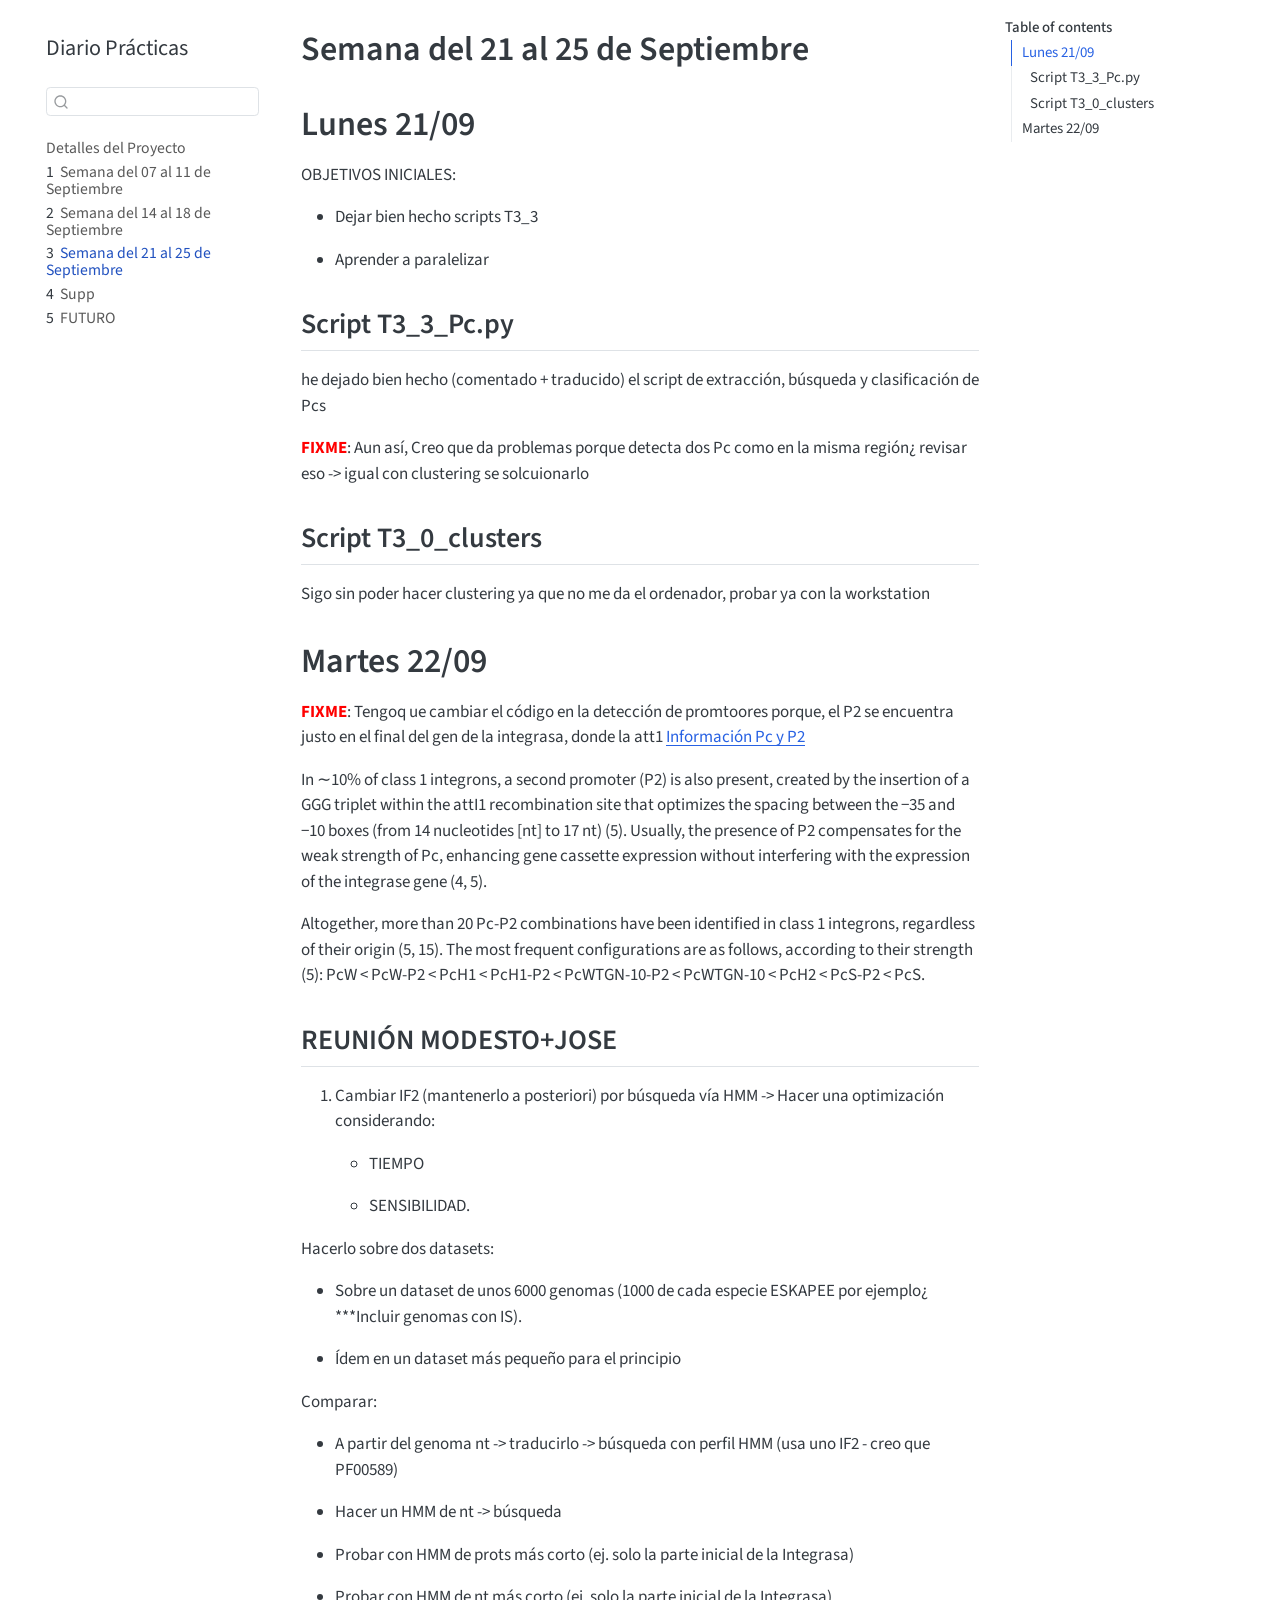
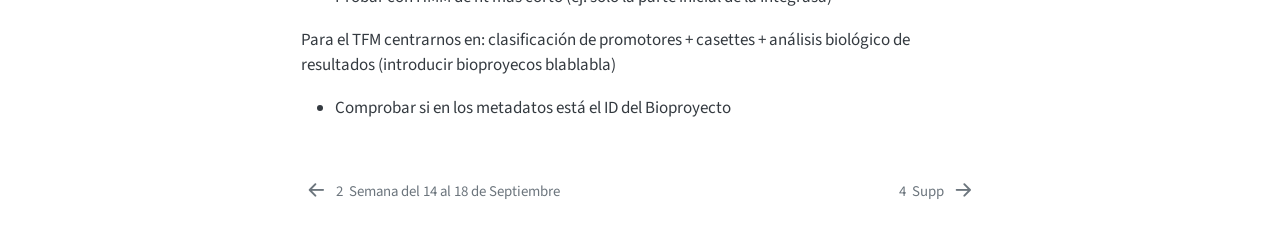
<file: qmdsemanal/_book/semana_03.html>
<!DOCTYPE html>
<html xmlns="http://www.w3.org/1999/xhtml" lang="en" xml:lang="en"><head>

<meta charset="utf-8">
<meta name="generator" content="quarto-1.9.38">

<meta name="viewport" content="width=device-width, initial-scale=1.0, user-scalable=yes">


<title>Semana del 21 al 25 de Septiembre – Diario Prácticas</title>
<style>
/* Default styles provided by pandoc.
** See https://pandoc.org/MANUAL.html#variables-for-html for config info.
*/
code{white-space: pre-wrap;}
span.smallcaps{font-variant: small-caps;}
div.columns{display: flex; gap: min(4vw, 1.5em);}
div.column{flex: auto; overflow-x: auto;}
div.hanging-indent{margin-left: 1.5em; text-indent: -1.5em;}
ul.task-list{list-style: none;}
ul.task-list li input[type="checkbox"] {
  width: 0.8em;
  margin: 0 0.8em 0.2em -1em; /* quarto-specific, see https://github.com/quarto-dev/quarto-cli/issues/4556 */ 
  vertical-align: middle;
}
</style>


<script src="site_libs/quarto-nav/quarto-nav.js"></script>
<script src="site_libs/quarto-nav/headroom.min.js"></script>
<script src="site_libs/clipboard/clipboard.min.js"></script>
<script src="site_libs/quarto-search/autocomplete.umd.js"></script>
<script src="site_libs/quarto-search/fuse.min.js"></script>
<script src="site_libs/quarto-search/quarto-search.js"></script>
<meta name="quarto:offset" content="./">
<link href="./sup.html" rel="next">
<link href="./semana_02.html" rel="prev">
<script src="site_libs/quarto-html/quarto.js" type="module"></script>
<script src="site_libs/quarto-html/tabsets/tabsets.js" type="module"></script>
<script src="site_libs/quarto-html/popper.min.js"></script>
<script src="site_libs/quarto-html/tippy.umd.min.js"></script>
<script src="site_libs/quarto-html/anchor.min.js"></script>
<link href="site_libs/quarto-html/tippy.css" rel="stylesheet">
<link href="site_libs/quarto-html/quarto-syntax-highlighting-15634bcf2e68342d4ad2dfa704d543f6.css" rel="stylesheet" id="quarto-text-highlighting-styles">
<script src="site_libs/bootstrap/bootstrap.min.js"></script>
<link href="site_libs/bootstrap/bootstrap-icons.css" rel="stylesheet">
<link href="site_libs/bootstrap/bootstrap-ad1a141107a548b009bff44dbcd7abef.min.css" rel="stylesheet" append-hash="true" id="quarto-bootstrap" data-mode="light">
<script id="quarto-search-options" type="application/json">{
  "location": "sidebar",
  "copy-button": false,
  "collapse-after": 3,
  "panel-placement": "start",
  "type": "textbox",
  "limit": 50,
  "keyboard-shortcut": [
    "f",
    "/",
    "s"
  ],
  "show-item-context": false,
  "language": {
    "search-no-results-text": "No results",
    "search-matching-documents-text": "matching documents",
    "search-copy-link-title": "Copy link to search",
    "search-hide-matches-text": "Hide additional matches",
    "search-more-match-text": "more match in this document",
    "search-more-matches-text": "more matches in this document",
    "search-clear-button-title": "Clear",
    "search-text-placeholder": "",
    "search-detached-cancel-button-title": "Cancel",
    "search-submit-button-title": "Submit",
    "search-label": "Search"
  }
}</script>


</head>

<body class="nav-sidebar floating quarto-light">

<div id="quarto-search-results"></div>
  <header id="quarto-header" class="headroom fixed-top">
  <nav class="quarto-secondary-nav">
    <div class="container-fluid d-flex">
      <button type="button" class="quarto-btn-toggle btn" data-bs-toggle="collapse" role="button" data-bs-target=".quarto-sidebar-collapse-item" aria-controls="quarto-sidebar" aria-expanded="false" aria-label="Toggle sidebar navigation" onclick="if (window.quartoToggleHeadroom) { window.quartoToggleHeadroom(); }">
        <i class="bi bi-layout-text-sidebar-reverse"></i>
      </button>
        <nav class="quarto-page-breadcrumbs" aria-label="breadcrumb"><ol class="breadcrumb"><li class="breadcrumb-item"><a href="./semana_03.html"><span class="chapter-number">3</span>&nbsp; <span class="chapter-title">Semana del 21 al 25 de Septiembre</span></a></li></ol></nav>
        <a class="flex-grow-1" role="navigation" data-bs-toggle="collapse" data-bs-target=".quarto-sidebar-collapse-item" aria-controls="quarto-sidebar" aria-expanded="false" aria-label="Toggle sidebar navigation" onclick="if (window.quartoToggleHeadroom) { window.quartoToggleHeadroom(); }">      
        </a>
      <button type="button" class="btn quarto-search-button" aria-label="Search" onclick="window.quartoOpenSearch();">
        <i class="bi bi-search"></i>
      </button>
    </div>
  </nav>
</header>
<!-- content -->
<div id="quarto-content" class="quarto-container page-columns page-rows-contents page-layout-article">
<!-- sidebar -->
  <nav id="quarto-sidebar" class="sidebar collapse collapse-horizontal quarto-sidebar-collapse-item sidebar-navigation floating overflow-auto">
    <div class="pt-lg-2 mt-2 text-left sidebar-header">
    <div class="sidebar-title mb-0 py-0">
      <a href="./">Diario Prácticas</a> 
    </div>
      </div>
        <div class="mt-2 flex-shrink-0 align-items-center">
        <div class="sidebar-search">
        <div id="quarto-search" class="" title="Search"></div>
        </div>
        </div>
    <div class="sidebar-menu-container"> 
    <ul class="list-unstyled mt-1">
        <li class="sidebar-item">
  <div class="sidebar-item-container"> 
  <a href="./index.html" class="sidebar-item-text sidebar-link">
 <span class="menu-text">Detalles del Proyecto</span></a>
  </div>
</li>
        <li class="sidebar-item">
  <div class="sidebar-item-container"> 
  <a href="./semana_01.html" class="sidebar-item-text sidebar-link">
 <span class="menu-text"><span class="chapter-number">1</span>&nbsp; <span class="chapter-title">Semana del 07 al 11 de Septiembre</span></span></a>
  </div>
</li>
        <li class="sidebar-item">
  <div class="sidebar-item-container"> 
  <a href="./semana_02.html" class="sidebar-item-text sidebar-link">
 <span class="menu-text"><span class="chapter-number">2</span>&nbsp; <span class="chapter-title">Semana del 14 al 18 de Septiembre</span></span></a>
  </div>
</li>
        <li class="sidebar-item">
  <div class="sidebar-item-container"> 
  <a href="./semana_03.html" class="sidebar-item-text sidebar-link active">
 <span class="menu-text"><span class="chapter-number">3</span>&nbsp; <span class="chapter-title">Semana del 21 al 25 de Septiembre</span></span></a>
  </div>
</li>
        <li class="sidebar-item">
  <div class="sidebar-item-container"> 
  <a href="./sup.html" class="sidebar-item-text sidebar-link">
 <span class="menu-text"><span class="chapter-number">4</span>&nbsp; <span class="chapter-title">Supp</span></span></a>
  </div>
</li>
        <li class="sidebar-item">
  <div class="sidebar-item-container"> 
  <a href="./w_futuro.html" class="sidebar-item-text sidebar-link">
 <span class="menu-text"><span class="chapter-number">5</span>&nbsp; <span class="chapter-title">FUTURO</span></span></a>
  </div>
</li>
    </ul>
    </div>
</nav>
<div id="quarto-sidebar-glass" class="quarto-sidebar-collapse-item" data-bs-toggle="collapse" data-bs-target=".quarto-sidebar-collapse-item"></div>
<!-- margin-sidebar -->
    <div id="quarto-margin-sidebar" class="sidebar margin-sidebar">
        <nav id="TOC" role="doc-toc" class="toc-active">
    <h2 id="toc-title">Table of contents</h2>
   
  <ul>
  <li><a href="#lunes-2109" id="toc-lunes-2109" class="nav-link active" data-scroll-target="#lunes-2109">Lunes 21/09</a>
  <ul class="collapse">
  <li><a href="#script-t3_3_pc.py" id="toc-script-t3_3_pc.py" class="nav-link" data-scroll-target="#script-t3_3_pc.py">Script T3_3_Pc.py</a></li>
  <li><a href="#script-t3_0_clusters" id="toc-script-t3_0_clusters" class="nav-link" data-scroll-target="#script-t3_0_clusters">Script T3_0_clusters</a></li>
  </ul></li>
  <li><a href="#martes-2209" id="toc-martes-2209" class="nav-link" data-scroll-target="#martes-2209">Martes 22/09</a>
  <ul class="collapse">
  <li><a href="#reunión-modestojose" id="toc-reunión-modestojose" class="nav-link" data-scroll-target="#reunión-modestojose">REUNIÓN MODESTO+JOSE</a></li>
  </ul></li>
  </ul>
</nav>
    </div>
<!-- main -->
<main class="content" id="quarto-document-content">

<header id="title-block-header" class="quarto-title-block default">
<div class="quarto-title">
<h1 class="title"><span class="chapter-title">Semana del 21 al 25 de Septiembre</span></h1>
</div>



<div class="quarto-title-meta">

    
  
    
  </div>
  


</header>


<section id="lunes-2109" class="level1">
<h1>Lunes 21/09</h1>
<p>OBJETIVOS INICIALES:</p>
<ul>
<li><p>Dejar bien hecho scripts T3_3</p></li>
<li><p>Aprender a paralelizar</p></li>
</ul>
<section id="script-t3_3_pc.py" class="level2">
<h2 class="anchored" data-anchor-id="script-t3_3_pc.py">Script T3_3_Pc.py</h2>
<p>he dejado bien hecho (comentado + traducido) el script de extracción, búsqueda y clasificación de Pcs</p>
<p><span style="color: red;"><strong>FIXME</strong></span>: Aun así, Creo que da problemas porque detecta dos Pc como en la misma región¿ revisar eso -&gt; igual con clustering se solcuionarlo</p>
</section>
<section id="script-t3_0_clusters" class="level2">
<h2 class="anchored" data-anchor-id="script-t3_0_clusters">Script T3_0_clusters</h2>
<p>Sigo sin poder hacer clustering ya que no me da el ordenador, probar ya con la workstation</p>
</section>
</section>
<section id="martes-2209" class="level1">
<h1>Martes 22/09</h1>
<p><span style="color: red;"><strong>FIXME</strong></span>: Tengoq ue cambiar el código en la detección de promtoores porque, el P2 se encuentra justo en el final del gen de la integrasa, donde la att1 <a href="https://pmc.ncbi.nlm.nih.gov/articles/PMC3416418/">Información Pc y P2</a></p>
<p>In ∼10% of class 1 integrons, a second promoter (P2) is also present, created by the insertion of a GGG triplet within the attI1 recombination site that optimizes the spacing between the −35 and −10 boxes (from 14 nucleotides [nt] to 17 nt) (5). Usually, the presence of P2 compensates for the weak strength of Pc, enhancing gene cassette expression without interfering with the expression of the integrase gene (4, 5).</p>
<p>Altogether, more than 20 Pc-P2 combinations have been identified in class 1 integrons, regardless of their origin (5, 15). The most frequent configurations are as follows, according to their strength (5): PcW &lt; PcW-P2 &lt; PcH1 &lt; PcH1-P2 &lt; PcWTGN-10-P2 &lt; PcWTGN-10 &lt; PcH2 &lt; PcS-P2 &lt; PcS.</p>
<section id="reunión-modestojose" class="level2">
<h2 class="anchored" data-anchor-id="reunión-modestojose">REUNIÓN MODESTO+JOSE</h2>
<ol type="1">
<li><p>Cambiar IF2 (mantenerlo a posteriori) por búsqueda vía HMM -&gt; Hacer una optimización considerando:</p>
<ul>
<li><p>TIEMPO</p></li>
<li><p>SENSIBILIDAD.</p></li>
</ul></li>
</ol>
<p>Hacerlo sobre dos datasets:</p>
<ul>
<li><p>Sobre un dataset de unos 6000 genomas (1000 de cada especie ESKAPEE por ejemplo¿ ***Incluir genomas con IS).</p></li>
<li><p>Ídem en un dataset más pequeño para el principio</p></li>
</ul>
<p>Comparar:</p>
<ul>
<li><p>A partir del genoma nt -&gt; traducirlo -&gt; búsqueda con perfil HMM (usa uno IF2 - creo que PF00589)</p></li>
<li><p>Hacer un HMM de nt -&gt; búsqueda</p></li>
<li><p>Probar con HMM de prots más corto (ej. solo la parte inicial de la Integrasa)</p></li>
<li><p>Probar con HMM de nt más corto (ej. solo la parte inicial de la Integrasa)</p></li>
</ul>
<p>Para el TFM centrarnos en: clasificación de promotores + casettes + análisis biológico de resultados (introducir bioproyecos blablabla)</p>
<ul>
<li>Comprobar si en los metadatos está el ID del Bioproyecto</li>
</ul>


</section>
</section>

</main> <!-- /main -->
<script id="quarto-html-after-body" type="application/javascript">
  window.document.addEventListener("DOMContentLoaded", function (event) {
    const icon = "";
    const anchorJS = new window.AnchorJS();
    anchorJS.options = {
      placement: 'right',
      icon: icon
    };
    anchorJS.add('.anchored');
    const isCodeAnnotation = (el) => {
      for (const clz of el.classList) {
        if (clz.startsWith('code-annotation-')) {                     
          return true;
        }
      }
      return false;
    }
    const onCopySuccess = function(e) {
      // button target
      const button = e.trigger;
      // don't keep focus
      button.blur();
      // flash "checked"
      button.classList.add('code-copy-button-checked');
      var currentTitle = button.getAttribute("title");
      button.setAttribute("title", "Copied!");
      let tooltip;
      if (window.bootstrap) {
        button.setAttribute("data-bs-toggle", "tooltip");
        button.setAttribute("data-bs-placement", "left");
        button.setAttribute("data-bs-title", "Copied!");
        tooltip = new bootstrap.Tooltip(button, 
          { trigger: "manual", 
            customClass: "code-copy-button-tooltip",
            offset: [0, -8]});
        tooltip.show();    
      }
      setTimeout(function() {
        if (tooltip) {
          tooltip.hide();
          button.removeAttribute("data-bs-title");
          button.removeAttribute("data-bs-toggle");
          button.removeAttribute("data-bs-placement");
        }
        button.setAttribute("title", currentTitle);
        button.classList.remove('code-copy-button-checked');
      }, 1000);
      // clear code selection
      e.clearSelection();
    }
    const getTextToCopy = function(trigger) {
      const outerScaffold = trigger.parentElement.cloneNode(true);
      const codeEl = outerScaffold.querySelector('code');
      for (const childEl of codeEl.children) {
        if (isCodeAnnotation(childEl)) {
          childEl.remove();
        }
      }
      return codeEl.innerText;
    }
    const clipboard = new window.ClipboardJS('.code-copy-button:not([data-in-quarto-modal])', {
      text: getTextToCopy
    });
    clipboard.on('success', onCopySuccess);
    if (window.document.getElementById('quarto-embedded-source-code-modal')) {
      const clipboardModal = new window.ClipboardJS('.code-copy-button[data-in-quarto-modal]', {
        text: getTextToCopy,
        container: window.document.getElementById('quarto-embedded-source-code-modal')
      });
      clipboardModal.on('success', onCopySuccess);
    }
      var localhostRegex = new RegExp(/^(?:http|https):\/\/localhost\:?[0-9]*\//);
      var mailtoRegex = new RegExp(/^mailto:/);
        var filterRegex = new RegExp('/' + window.location.host + '/');
      var isInternal = (href) => {
          return filterRegex.test(href) || localhostRegex.test(href) || mailtoRegex.test(href);
      }
      // Inspect non-navigation links and adorn them if external
     var links = window.document.querySelectorAll('a[href]:not(.nav-link):not(.navbar-brand):not(.toc-action):not(.sidebar-link):not(.sidebar-item-toggle):not(.pagination-link):not(.no-external):not([aria-hidden]):not(.dropdown-item):not(.quarto-navigation-tool):not(.about-link)');
      for (var i=0; i<links.length; i++) {
        const link = links[i];
        if (!isInternal(link.href)) {
          // undo the damage that might have been done by quarto-nav.js in the case of
          // links that we want to consider external
          if (link.dataset.originalHref !== undefined) {
            link.href = link.dataset.originalHref;
          }
        }
      }
    function tippyHover(el, contentFn, onTriggerFn, onUntriggerFn) {
      const config = {
        allowHTML: true,
        maxWidth: 500,
        delay: 100,
        arrow: false,
        appendTo: function(el) {
            return el.parentElement;
        },
        interactive: true,
        interactiveBorder: 10,
        theme: 'quarto',
        placement: 'bottom-start',
      };
      if (contentFn) {
        config.content = contentFn;
      }
      if (onTriggerFn) {
        config.onTrigger = onTriggerFn;
      }
      if (onUntriggerFn) {
        config.onUntrigger = onUntriggerFn;
      }
      window.tippy(el, config); 
    }
    const noterefs = window.document.querySelectorAll('a[role="doc-noteref"]');
    for (var i=0; i<noterefs.length; i++) {
      const ref = noterefs[i];
      tippyHover(ref, function() {
        // use id or data attribute instead here
        let href = ref.getAttribute('data-footnote-href') || ref.getAttribute('href');
        try { href = new URL(href).hash; } catch {}
        const id = href.replace(/^#\/?/, "");
        const note = window.document.getElementById(id);
        if (note) {
          return note.innerHTML;
        } else {
          return "";
        }
      });
    }
    const xrefs = window.document.querySelectorAll('a.quarto-xref');
    const processXRef = (id, note) => {
      // Strip column container classes
      const stripColumnClz = (el) => {
        el.classList.remove("page-full", "page-columns");
        if (el.children) {
          for (const child of el.children) {
            stripColumnClz(child);
          }
        }
      }
      stripColumnClz(note)
      if (id === null || id.startsWith('sec-')) {
        // Special case sections, only their first couple elements
        const container = document.createElement("div");
        if (note.children && note.children.length > 2) {
          container.appendChild(note.children[0].cloneNode(true));
          for (let i = 1; i < note.children.length; i++) {
            const child = note.children[i];
            if (child.tagName === "P" && child.innerText === "") {
              continue;
            } else {
              container.appendChild(child.cloneNode(true));
              break;
            }
          }
          if (window.Quarto?.typesetMath) {
            window.Quarto.typesetMath(container);
          }
          return container.innerHTML
        } else {
          if (window.Quarto?.typesetMath) {
            window.Quarto.typesetMath(note);
          }
          return note.innerHTML;
        }
      } else {
        // Remove any anchor links if they are present
        const anchorLink = note.querySelector('a.anchorjs-link');
        if (anchorLink) {
          anchorLink.remove();
        }
        if (window.Quarto?.typesetMath) {
          window.Quarto.typesetMath(note);
        }
        if (note.classList.contains("callout")) {
          return note.outerHTML;
        } else {
          return note.innerHTML;
        }
      }
    }
    for (var i=0; i<xrefs.length; i++) {
      const xref = xrefs[i];
      tippyHover(xref, undefined, function(instance) {
        instance.disable();
        let url = xref.getAttribute('href');
        let hash = undefined; 
        if (url.startsWith('#')) {
          hash = url;
        } else {
          try { hash = new URL(url).hash; } catch {}
        }
        if (hash) {
          const id = hash.replace(/^#\/?/, "");
          const note = window.document.getElementById(id);
          if (note !== null) {
            try {
              const html = processXRef(id, note.cloneNode(true));
              instance.setContent(html);
            } finally {
              instance.enable();
              instance.show();
            }
          } else {
            // See if we can fetch this
            fetch(url.split('#')[0])
            .then(res => res.text())
            .then(html => {
              const parser = new DOMParser();
              const htmlDoc = parser.parseFromString(html, "text/html");
              const note = htmlDoc.getElementById(id);
              if (note !== null) {
                const html = processXRef(id, note);
                instance.setContent(html);
              } 
            }).finally(() => {
              instance.enable();
              instance.show();
            });
          }
        } else {
          // See if we can fetch a full url (with no hash to target)
          // This is a special case and we should probably do some content thinning / targeting
          fetch(url)
          .then(res => res.text())
          .then(html => {
            const parser = new DOMParser();
            const htmlDoc = parser.parseFromString(html, "text/html");
            const note = htmlDoc.querySelector('main.content');
            if (note !== null) {
              // This should only happen for chapter cross references
              // (since there is no id in the URL)
              // remove the first header
              if (note.children.length > 0 && note.children[0].tagName === "HEADER") {
                note.children[0].remove();
              }
              const html = processXRef(null, note);
              instance.setContent(html);
            } 
          }).finally(() => {
            instance.enable();
            instance.show();
          });
        }
      }, function(instance) {
      });
    }
        let selectedAnnoteEl;
        const selectorForAnnotation = ( cell, annotation) => {
          let cellAttr = 'data-code-cell="' + cell + '"';
          let lineAttr = 'data-code-annotation="' +  annotation + '"';
          const selector = 'span[' + cellAttr + '][' + lineAttr + ']';
          return selector;
        }
        const selectCodeLines = (annoteEl) => {
          const doc = window.document;
          const targetCell = annoteEl.getAttribute("data-target-cell");
          const targetAnnotation = annoteEl.getAttribute("data-target-annotation");
          const annoteSpan = window.document.querySelector(selectorForAnnotation(targetCell, targetAnnotation));
          const lines = annoteSpan.getAttribute("data-code-lines").split(",");
          const lineIds = lines.map((line) => {
            return targetCell + "-" + line;
          })
          let top = null;
          let height = null;
          let parent = null;
          if (lineIds.length > 0) {
              //compute the position of the single el (top and bottom and make a div)
              const el = window.document.getElementById(lineIds[0]);
              top = el.offsetTop;
              height = el.offsetHeight;
              parent = el.parentElement.parentElement;
            if (lineIds.length > 1) {
              const lastEl = window.document.getElementById(lineIds[lineIds.length - 1]);
              const bottom = lastEl.offsetTop + lastEl.offsetHeight;
              height = bottom - top;
            }
            if (top !== null && height !== null && parent !== null) {
              // cook up a div (if necessary) and position it 
              let div = window.document.getElementById("code-annotation-line-highlight");
              if (div === null) {
                div = window.document.createElement("div");
                div.setAttribute("id", "code-annotation-line-highlight");
                div.style.position = 'absolute';
                parent.appendChild(div);
              }
              div.style.top = top - 2 + "px";
              div.style.height = height + 4 + "px";
              div.style.left = 0;
              let gutterDiv = window.document.getElementById("code-annotation-line-highlight-gutter");
              if (gutterDiv === null) {
                gutterDiv = window.document.createElement("div");
                gutterDiv.setAttribute("id", "code-annotation-line-highlight-gutter");
                gutterDiv.style.position = 'absolute';
                const codeCell = window.document.getElementById(targetCell);
                const gutter = codeCell.querySelector('.code-annotation-gutter');
                gutter.appendChild(gutterDiv);
              }
              gutterDiv.style.top = top - 2 + "px";
              gutterDiv.style.height = height + 4 + "px";
            }
            selectedAnnoteEl = annoteEl;
          }
        };
        const unselectCodeLines = () => {
          const elementsIds = ["code-annotation-line-highlight", "code-annotation-line-highlight-gutter"];
          elementsIds.forEach((elId) => {
            const div = window.document.getElementById(elId);
            if (div) {
              div.remove();
            }
          });
          selectedAnnoteEl = undefined;
        };
          // Handle positioning of the toggle
      window.addEventListener(
        "resize",
        throttle(() => {
          elRect = undefined;
          if (selectedAnnoteEl) {
            selectCodeLines(selectedAnnoteEl);
          }
        }, 10)
      );
      function throttle(fn, ms) {
      let throttle = false;
      let timer;
        return (...args) => {
          if(!throttle) { // first call gets through
              fn.apply(this, args);
              throttle = true;
          } else { // all the others get throttled
              if(timer) clearTimeout(timer); // cancel #2
              timer = setTimeout(() => {
                fn.apply(this, args);
                timer = throttle = false;
              }, ms);
          }
        };
      }
        // Attach click handler to the DT
        const annoteDls = window.document.querySelectorAll('dt[data-target-cell]');
        for (const annoteDlNode of annoteDls) {
          annoteDlNode.addEventListener('click', (event) => {
            const clickedEl = event.target;
            if (clickedEl !== selectedAnnoteEl) {
              unselectCodeLines();
              const activeEl = window.document.querySelector('dt[data-target-cell].code-annotation-active');
              if (activeEl) {
                activeEl.classList.remove('code-annotation-active');
              }
              selectCodeLines(clickedEl);
              clickedEl.classList.add('code-annotation-active');
            } else {
              // Unselect the line
              unselectCodeLines();
              clickedEl.classList.remove('code-annotation-active');
            }
          });
        }
    const findCites = (el) => {
      const parentEl = el.parentElement;
      if (parentEl) {
        const cites = parentEl.dataset.cites;
        if (cites) {
          return {
            el,
            cites: cites.split(' ')
          };
        } else {
          return findCites(el.parentElement)
        }
      } else {
        return undefined;
      }
    };
    var bibliorefs = window.document.querySelectorAll('a[role="doc-biblioref"]');
    for (var i=0; i<bibliorefs.length; i++) {
      const ref = bibliorefs[i];
      const citeInfo = findCites(ref);
      if (citeInfo) {
        tippyHover(citeInfo.el, function() {
          var popup = window.document.createElement('div');
          citeInfo.cites.forEach(function(cite) {
            var citeDiv = window.document.createElement('div');
            citeDiv.classList.add('hanging-indent');
            citeDiv.classList.add('csl-entry');
            var biblioDiv = window.document.getElementById('ref-' + cite);
            if (biblioDiv) {
              citeDiv.innerHTML = biblioDiv.innerHTML;
            }
            popup.appendChild(citeDiv);
          });
          return popup.innerHTML;
        });
      }
    }
  });
  </script>
<nav class="page-navigation">
  <div class="nav-page nav-page-previous">
      <a href="./semana_02.html" class="pagination-link" aria-label="Semana del 14 al 18 de Septiembre">
        <i class="bi bi-arrow-left-short"></i> <span class="nav-page-text"><span class="chapter-number">2</span>&nbsp; <span class="chapter-title">Semana del 14 al 18 de Septiembre</span></span>
      </a>          
  </div>
  <div class="nav-page nav-page-next">
      <a href="./sup.html" class="pagination-link" aria-label="Supp">
        <span class="nav-page-text"><span class="chapter-number">4</span>&nbsp; <span class="chapter-title">Supp</span></span> <i class="bi bi-arrow-right-short"></i>
      </a>
  </div>
</nav>
</div> <!-- /content -->




</body></html>
</file>
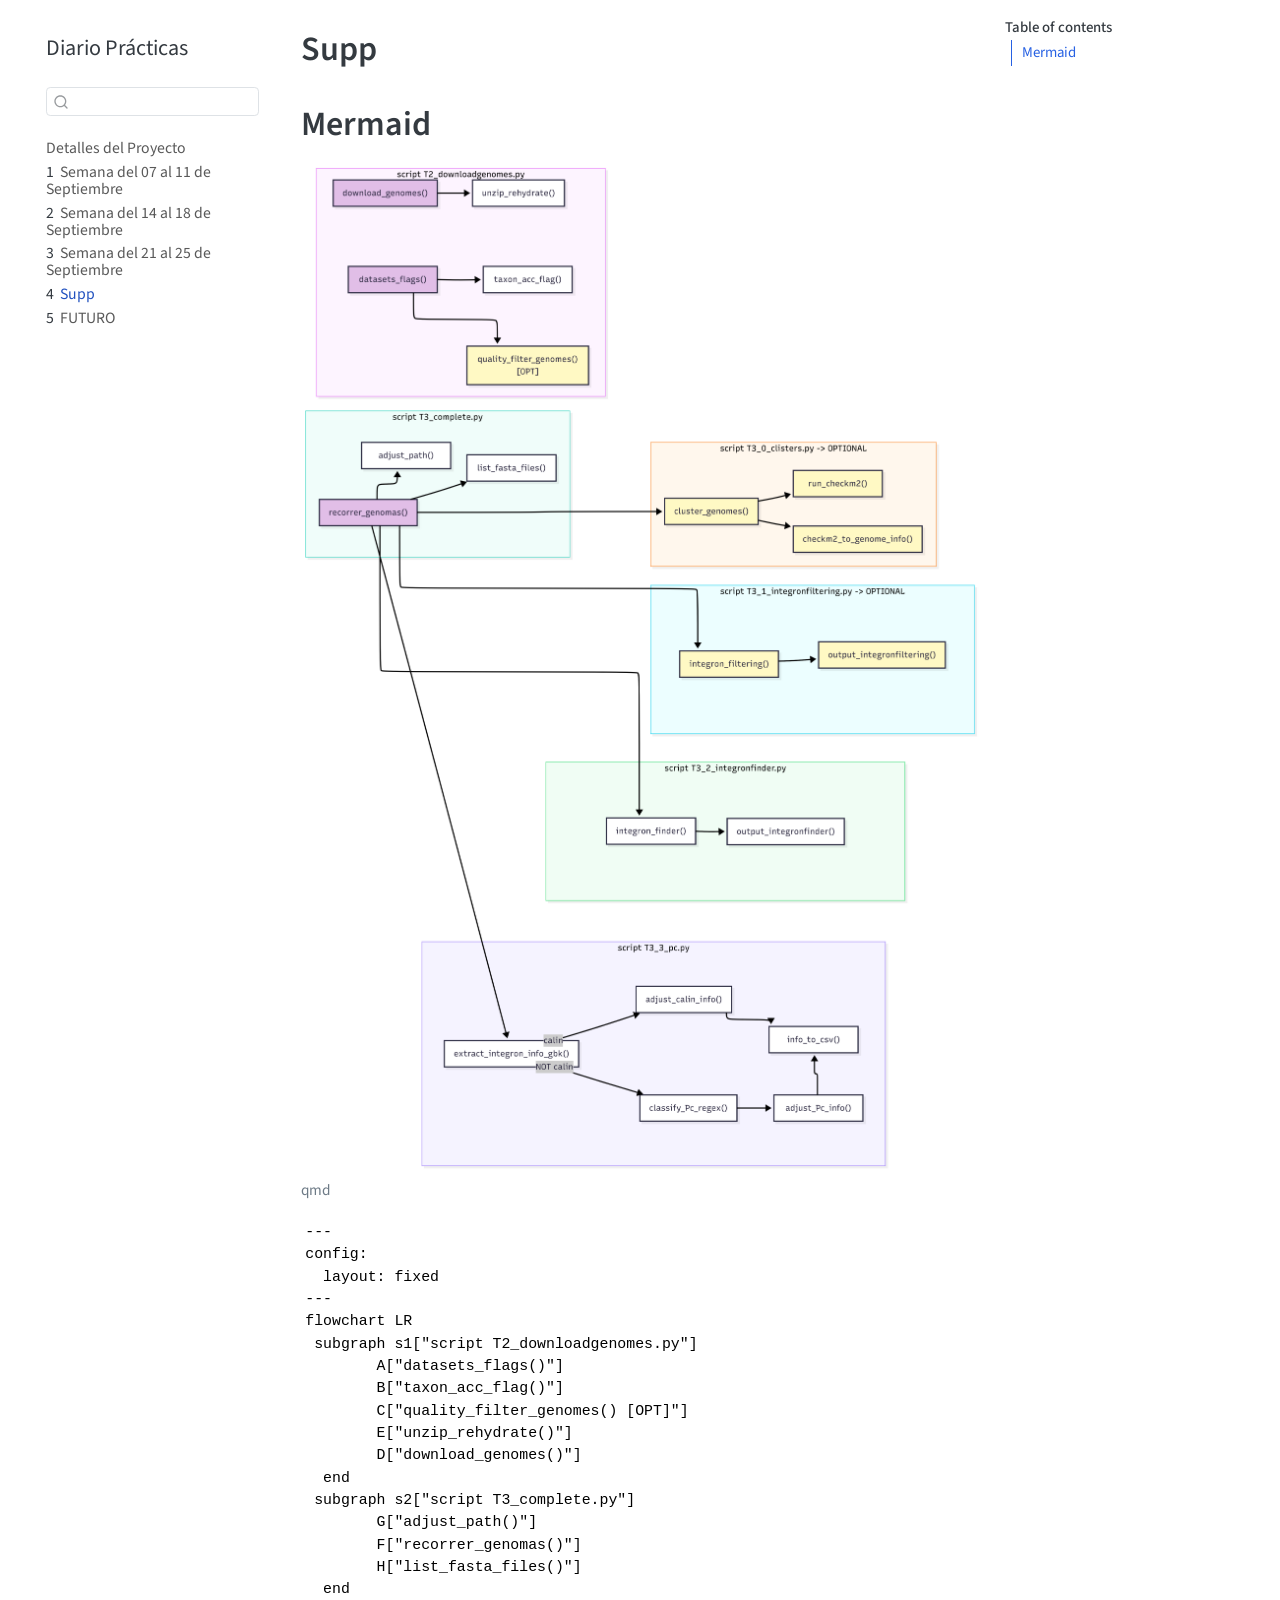
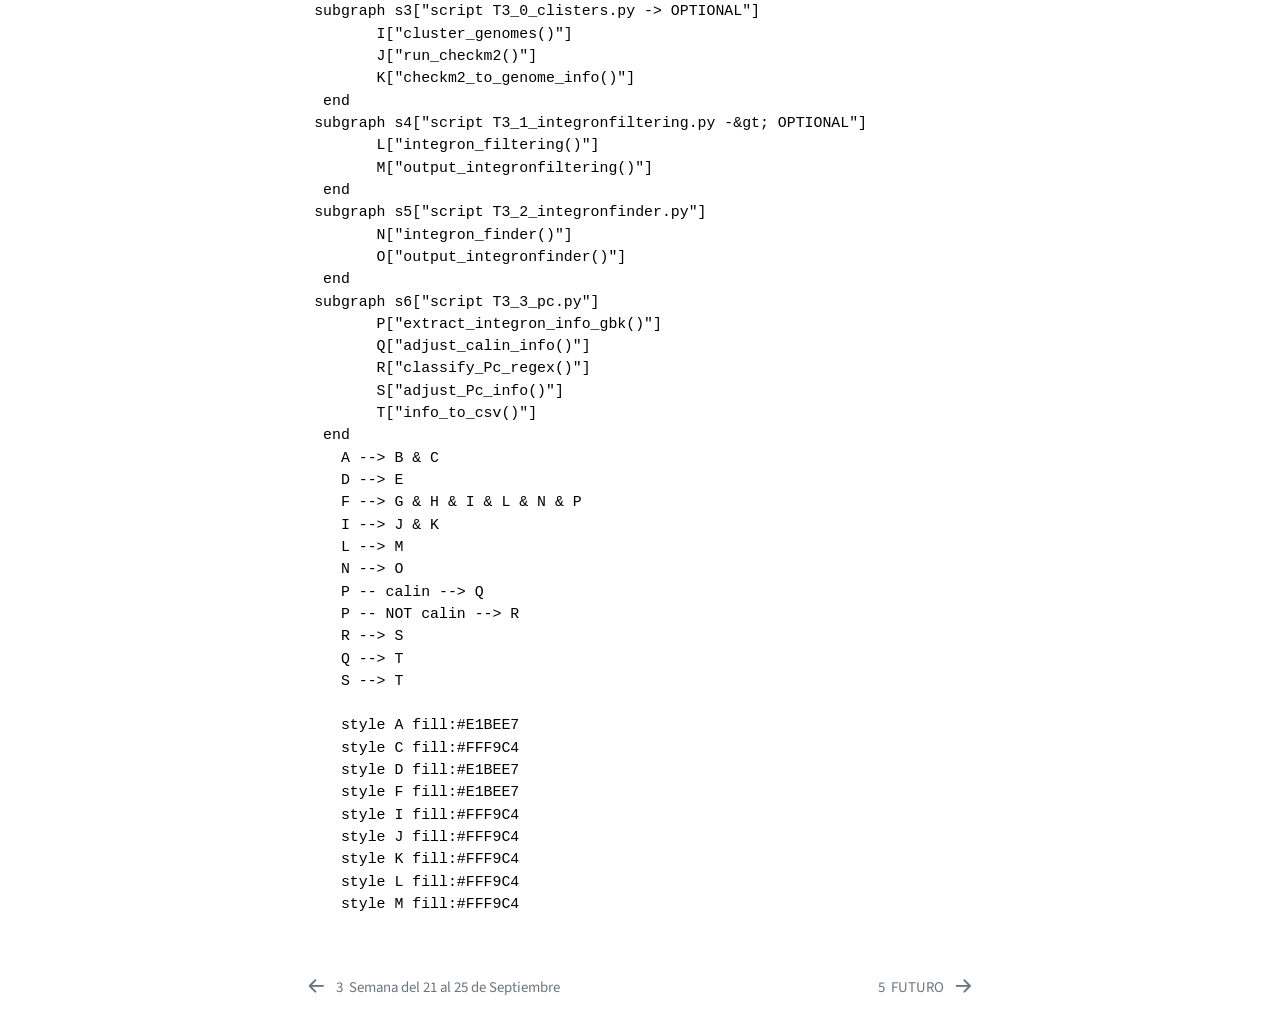
<file: qmdsemanal/_book/sup.html>
<!DOCTYPE html>
<html xmlns="http://www.w3.org/1999/xhtml" lang="en" xml:lang="en"><head>

<meta charset="utf-8">
<meta name="generator" content="quarto-1.9.38">

<meta name="viewport" content="width=device-width, initial-scale=1.0, user-scalable=yes">


<title>Supp – Diario Prácticas</title>
<style>
/* Default styles provided by pandoc.
** See https://pandoc.org/MANUAL.html#variables-for-html for config info.
*/
code{white-space: pre-wrap;}
span.smallcaps{font-variant: small-caps;}
div.columns{display: flex; gap: min(4vw, 1.5em);}
div.column{flex: auto; overflow-x: auto;}
div.hanging-indent{margin-left: 1.5em; text-indent: -1.5em;}
ul.task-list{list-style: none;}
ul.task-list li input[type="checkbox"] {
  width: 0.8em;
  margin: 0 0.8em 0.2em -1em; /* quarto-specific, see https://github.com/quarto-dev/quarto-cli/issues/4556 */ 
  vertical-align: middle;
}
</style>


<script src="site_libs/quarto-nav/quarto-nav.js"></script>
<script src="site_libs/quarto-nav/headroom.min.js"></script>
<script src="site_libs/clipboard/clipboard.min.js"></script>
<script src="site_libs/quarto-search/autocomplete.umd.js"></script>
<script src="site_libs/quarto-search/fuse.min.js"></script>
<script src="site_libs/quarto-search/quarto-search.js"></script>
<meta name="quarto:offset" content="./">
<link href="./w_futuro.html" rel="next">
<link href="./semana_03.html" rel="prev">
<script src="site_libs/quarto-html/quarto.js" type="module"></script>
<script src="site_libs/quarto-html/tabsets/tabsets.js" type="module"></script>
<script src="site_libs/quarto-html/popper.min.js"></script>
<script src="site_libs/quarto-html/tippy.umd.min.js"></script>
<script src="site_libs/quarto-html/anchor.min.js"></script>
<link href="site_libs/quarto-html/tippy.css" rel="stylesheet">
<link href="site_libs/quarto-html/quarto-syntax-highlighting-15634bcf2e68342d4ad2dfa704d543f6.css" rel="stylesheet" id="quarto-text-highlighting-styles">
<script src="site_libs/bootstrap/bootstrap.min.js"></script>
<link href="site_libs/bootstrap/bootstrap-icons.css" rel="stylesheet">
<link href="site_libs/bootstrap/bootstrap-ad1a141107a548b009bff44dbcd7abef.min.css" rel="stylesheet" append-hash="true" id="quarto-bootstrap" data-mode="light">
<script id="quarto-search-options" type="application/json">{
  "location": "sidebar",
  "copy-button": false,
  "collapse-after": 3,
  "panel-placement": "start",
  "type": "textbox",
  "limit": 50,
  "keyboard-shortcut": [
    "f",
    "/",
    "s"
  ],
  "show-item-context": false,
  "language": {
    "search-no-results-text": "No results",
    "search-matching-documents-text": "matching documents",
    "search-copy-link-title": "Copy link to search",
    "search-hide-matches-text": "Hide additional matches",
    "search-more-match-text": "more match in this document",
    "search-more-matches-text": "more matches in this document",
    "search-clear-button-title": "Clear",
    "search-text-placeholder": "",
    "search-detached-cancel-button-title": "Cancel",
    "search-submit-button-title": "Submit",
    "search-label": "Search"
  }
}</script>


</head>

<body class="nav-sidebar floating quarto-light">

<div id="quarto-search-results"></div>
  <header id="quarto-header" class="headroom fixed-top">
  <nav class="quarto-secondary-nav">
    <div class="container-fluid d-flex">
      <button type="button" class="quarto-btn-toggle btn" data-bs-toggle="collapse" role="button" data-bs-target=".quarto-sidebar-collapse-item" aria-controls="quarto-sidebar" aria-expanded="false" aria-label="Toggle sidebar navigation" onclick="if (window.quartoToggleHeadroom) { window.quartoToggleHeadroom(); }">
        <i class="bi bi-layout-text-sidebar-reverse"></i>
      </button>
        <nav class="quarto-page-breadcrumbs" aria-label="breadcrumb"><ol class="breadcrumb"><li class="breadcrumb-item"><a href="./sup.html"><span class="chapter-number">4</span>&nbsp; <span class="chapter-title">Supp</span></a></li></ol></nav>
        <a class="flex-grow-1" role="navigation" data-bs-toggle="collapse" data-bs-target=".quarto-sidebar-collapse-item" aria-controls="quarto-sidebar" aria-expanded="false" aria-label="Toggle sidebar navigation" onclick="if (window.quartoToggleHeadroom) { window.quartoToggleHeadroom(); }">      
        </a>
      <button type="button" class="btn quarto-search-button" aria-label="Search" onclick="window.quartoOpenSearch();">
        <i class="bi bi-search"></i>
      </button>
    </div>
  </nav>
</header>
<!-- content -->
<div id="quarto-content" class="quarto-container page-columns page-rows-contents page-layout-article">
<!-- sidebar -->
  <nav id="quarto-sidebar" class="sidebar collapse collapse-horizontal quarto-sidebar-collapse-item sidebar-navigation floating overflow-auto">
    <div class="pt-lg-2 mt-2 text-left sidebar-header">
    <div class="sidebar-title mb-0 py-0">
      <a href="./">Diario Prácticas</a> 
    </div>
      </div>
        <div class="mt-2 flex-shrink-0 align-items-center">
        <div class="sidebar-search">
        <div id="quarto-search" class="" title="Search"></div>
        </div>
        </div>
    <div class="sidebar-menu-container"> 
    <ul class="list-unstyled mt-1">
        <li class="sidebar-item">
  <div class="sidebar-item-container"> 
  <a href="./index.html" class="sidebar-item-text sidebar-link">
 <span class="menu-text">Detalles del Proyecto</span></a>
  </div>
</li>
        <li class="sidebar-item">
  <div class="sidebar-item-container"> 
  <a href="./semana_01.html" class="sidebar-item-text sidebar-link">
 <span class="menu-text"><span class="chapter-number">1</span>&nbsp; <span class="chapter-title">Semana del 07 al 11 de Septiembre</span></span></a>
  </div>
</li>
        <li class="sidebar-item">
  <div class="sidebar-item-container"> 
  <a href="./semana_02.html" class="sidebar-item-text sidebar-link">
 <span class="menu-text"><span class="chapter-number">2</span>&nbsp; <span class="chapter-title">Semana del 14 al 18 de Septiembre</span></span></a>
  </div>
</li>
        <li class="sidebar-item">
  <div class="sidebar-item-container"> 
  <a href="./semana_03.html" class="sidebar-item-text sidebar-link">
 <span class="menu-text"><span class="chapter-number">3</span>&nbsp; <span class="chapter-title">Semana del 21 al 25 de Septiembre</span></span></a>
  </div>
</li>
        <li class="sidebar-item">
  <div class="sidebar-item-container"> 
  <a href="./sup.html" class="sidebar-item-text sidebar-link active">
 <span class="menu-text"><span class="chapter-number">4</span>&nbsp; <span class="chapter-title">Supp</span></span></a>
  </div>
</li>
        <li class="sidebar-item">
  <div class="sidebar-item-container"> 
  <a href="./w_futuro.html" class="sidebar-item-text sidebar-link">
 <span class="menu-text"><span class="chapter-number">5</span>&nbsp; <span class="chapter-title">FUTURO</span></span></a>
  </div>
</li>
    </ul>
    </div>
</nav>
<div id="quarto-sidebar-glass" class="quarto-sidebar-collapse-item" data-bs-toggle="collapse" data-bs-target=".quarto-sidebar-collapse-item"></div>
<!-- margin-sidebar -->
    <div id="quarto-margin-sidebar" class="sidebar margin-sidebar">
        <nav id="TOC" role="doc-toc" class="toc-active">
    <h2 id="toc-title">Table of contents</h2>
   
  <ul>
  <li><a href="#mermaid" id="toc-mermaid" class="nav-link active" data-scroll-target="#mermaid">Mermaid</a></li>
  </ul>
</nav>
    </div>
<!-- main -->
<main class="content" id="quarto-document-content">

<header id="title-block-header" class="quarto-title-block default">
<div class="quarto-title">
<h1 class="title"><span class="chapter-title">Supp</span></h1>
</div>



<div class="quarto-title-meta">

    
  
    
  </div>
  


</header>


<section id="mermaid" class="level1">
<h1>Mermaid</h1>
<div class="quarto-figure quarto-figure-center">
<figure class="figure">
<p><img src="./image/mermaid.png" class="img-fluid figure-img"></p>
<figcaption>qmd</figcaption>
</figure>
</div>
<pre><code>---
config:
  layout: fixed
---
flowchart LR
 subgraph s1["script T2_downloadgenomes.py"]
        A["datasets_flags()"]
        B["taxon_acc_flag()"]
        C["quality_filter_genomes() [OPT]"]
        E["unzip_rehydrate()"]
        D["download_genomes()"]
  end
 subgraph s2["script T3_complete.py"]
        G["adjust_path()"]
        F["recorrer_genomas()"]
        H["list_fasta_files()"]
  end
 subgraph s3["script T3_0_clisters.py -&gt; OPTIONAL"]
        I["cluster_genomes()"]
        J["run_checkm2()"]
        K["checkm2_to_genome_info()"]
  end
 subgraph s4["script T3_1_integronfiltering.py -&amp;gt; OPTIONAL"]
        L["integron_filtering()"]
        M["output_integronfiltering()"]
  end
 subgraph s5["script T3_2_integronfinder.py"]
        N["integron_finder()"]
        O["output_integronfinder()"]
  end
 subgraph s6["script T3_3_pc.py"]
        P["extract_integron_info_gbk()"]
        Q["adjust_calin_info()"]
        R["classify_Pc_regex()"]
        S["adjust_Pc_info()"]
        T["info_to_csv()"]
  end
    A --&gt; B &amp; C
    D --&gt; E
    F --&gt; G &amp; H &amp; I &amp; L &amp; N &amp; P
    I --&gt; J &amp; K
    L --&gt; M
    N --&gt; O
    P -- calin --&gt; Q
    P -- NOT calin --&gt; R
    R --&gt; S
    Q --&gt; T
    S --&gt; T

    style A fill:#E1BEE7
    style C fill:#FFF9C4
    style D fill:#E1BEE7
    style F fill:#E1BEE7
    style I fill:#FFF9C4
    style J fill:#FFF9C4
    style K fill:#FFF9C4
    style L fill:#FFF9C4
    style M fill:#FFF9C4</code></pre>


</section>

</main> <!-- /main -->
<script id="quarto-html-after-body" type="application/javascript">
  window.document.addEventListener("DOMContentLoaded", function (event) {
    const icon = "";
    const anchorJS = new window.AnchorJS();
    anchorJS.options = {
      placement: 'right',
      icon: icon
    };
    anchorJS.add('.anchored');
    const isCodeAnnotation = (el) => {
      for (const clz of el.classList) {
        if (clz.startsWith('code-annotation-')) {                     
          return true;
        }
      }
      return false;
    }
    const onCopySuccess = function(e) {
      // button target
      const button = e.trigger;
      // don't keep focus
      button.blur();
      // flash "checked"
      button.classList.add('code-copy-button-checked');
      var currentTitle = button.getAttribute("title");
      button.setAttribute("title", "Copied!");
      let tooltip;
      if (window.bootstrap) {
        button.setAttribute("data-bs-toggle", "tooltip");
        button.setAttribute("data-bs-placement", "left");
        button.setAttribute("data-bs-title", "Copied!");
        tooltip = new bootstrap.Tooltip(button, 
          { trigger: "manual", 
            customClass: "code-copy-button-tooltip",
            offset: [0, -8]});
        tooltip.show();    
      }
      setTimeout(function() {
        if (tooltip) {
          tooltip.hide();
          button.removeAttribute("data-bs-title");
          button.removeAttribute("data-bs-toggle");
          button.removeAttribute("data-bs-placement");
        }
        button.setAttribute("title", currentTitle);
        button.classList.remove('code-copy-button-checked');
      }, 1000);
      // clear code selection
      e.clearSelection();
    }
    const getTextToCopy = function(trigger) {
      const outerScaffold = trigger.parentElement.cloneNode(true);
      const codeEl = outerScaffold.querySelector('code');
      for (const childEl of codeEl.children) {
        if (isCodeAnnotation(childEl)) {
          childEl.remove();
        }
      }
      return codeEl.innerText;
    }
    const clipboard = new window.ClipboardJS('.code-copy-button:not([data-in-quarto-modal])', {
      text: getTextToCopy
    });
    clipboard.on('success', onCopySuccess);
    if (window.document.getElementById('quarto-embedded-source-code-modal')) {
      const clipboardModal = new window.ClipboardJS('.code-copy-button[data-in-quarto-modal]', {
        text: getTextToCopy,
        container: window.document.getElementById('quarto-embedded-source-code-modal')
      });
      clipboardModal.on('success', onCopySuccess);
    }
      var localhostRegex = new RegExp(/^(?:http|https):\/\/localhost\:?[0-9]*\//);
      var mailtoRegex = new RegExp(/^mailto:/);
        var filterRegex = new RegExp('/' + window.location.host + '/');
      var isInternal = (href) => {
          return filterRegex.test(href) || localhostRegex.test(href) || mailtoRegex.test(href);
      }
      // Inspect non-navigation links and adorn them if external
     var links = window.document.querySelectorAll('a[href]:not(.nav-link):not(.navbar-brand):not(.toc-action):not(.sidebar-link):not(.sidebar-item-toggle):not(.pagination-link):not(.no-external):not([aria-hidden]):not(.dropdown-item):not(.quarto-navigation-tool):not(.about-link)');
      for (var i=0; i<links.length; i++) {
        const link = links[i];
        if (!isInternal(link.href)) {
          // undo the damage that might have been done by quarto-nav.js in the case of
          // links that we want to consider external
          if (link.dataset.originalHref !== undefined) {
            link.href = link.dataset.originalHref;
          }
        }
      }
    function tippyHover(el, contentFn, onTriggerFn, onUntriggerFn) {
      const config = {
        allowHTML: true,
        maxWidth: 500,
        delay: 100,
        arrow: false,
        appendTo: function(el) {
            return el.parentElement;
        },
        interactive: true,
        interactiveBorder: 10,
        theme: 'quarto',
        placement: 'bottom-start',
      };
      if (contentFn) {
        config.content = contentFn;
      }
      if (onTriggerFn) {
        config.onTrigger = onTriggerFn;
      }
      if (onUntriggerFn) {
        config.onUntrigger = onUntriggerFn;
      }
      window.tippy(el, config); 
    }
    const noterefs = window.document.querySelectorAll('a[role="doc-noteref"]');
    for (var i=0; i<noterefs.length; i++) {
      const ref = noterefs[i];
      tippyHover(ref, function() {
        // use id or data attribute instead here
        let href = ref.getAttribute('data-footnote-href') || ref.getAttribute('href');
        try { href = new URL(href).hash; } catch {}
        const id = href.replace(/^#\/?/, "");
        const note = window.document.getElementById(id);
        if (note) {
          return note.innerHTML;
        } else {
          return "";
        }
      });
    }
    const xrefs = window.document.querySelectorAll('a.quarto-xref');
    const processXRef = (id, note) => {
      // Strip column container classes
      const stripColumnClz = (el) => {
        el.classList.remove("page-full", "page-columns");
        if (el.children) {
          for (const child of el.children) {
            stripColumnClz(child);
          }
        }
      }
      stripColumnClz(note)
      if (id === null || id.startsWith('sec-')) {
        // Special case sections, only their first couple elements
        const container = document.createElement("div");
        if (note.children && note.children.length > 2) {
          container.appendChild(note.children[0].cloneNode(true));
          for (let i = 1; i < note.children.length; i++) {
            const child = note.children[i];
            if (child.tagName === "P" && child.innerText === "") {
              continue;
            } else {
              container.appendChild(child.cloneNode(true));
              break;
            }
          }
          if (window.Quarto?.typesetMath) {
            window.Quarto.typesetMath(container);
          }
          return container.innerHTML
        } else {
          if (window.Quarto?.typesetMath) {
            window.Quarto.typesetMath(note);
          }
          return note.innerHTML;
        }
      } else {
        // Remove any anchor links if they are present
        const anchorLink = note.querySelector('a.anchorjs-link');
        if (anchorLink) {
          anchorLink.remove();
        }
        if (window.Quarto?.typesetMath) {
          window.Quarto.typesetMath(note);
        }
        if (note.classList.contains("callout")) {
          return note.outerHTML;
        } else {
          return note.innerHTML;
        }
      }
    }
    for (var i=0; i<xrefs.length; i++) {
      const xref = xrefs[i];
      tippyHover(xref, undefined, function(instance) {
        instance.disable();
        let url = xref.getAttribute('href');
        let hash = undefined; 
        if (url.startsWith('#')) {
          hash = url;
        } else {
          try { hash = new URL(url).hash; } catch {}
        }
        if (hash) {
          const id = hash.replace(/^#\/?/, "");
          const note = window.document.getElementById(id);
          if (note !== null) {
            try {
              const html = processXRef(id, note.cloneNode(true));
              instance.setContent(html);
            } finally {
              instance.enable();
              instance.show();
            }
          } else {
            // See if we can fetch this
            fetch(url.split('#')[0])
            .then(res => res.text())
            .then(html => {
              const parser = new DOMParser();
              const htmlDoc = parser.parseFromString(html, "text/html");
              const note = htmlDoc.getElementById(id);
              if (note !== null) {
                const html = processXRef(id, note);
                instance.setContent(html);
              } 
            }).finally(() => {
              instance.enable();
              instance.show();
            });
          }
        } else {
          // See if we can fetch a full url (with no hash to target)
          // This is a special case and we should probably do some content thinning / targeting
          fetch(url)
          .then(res => res.text())
          .then(html => {
            const parser = new DOMParser();
            const htmlDoc = parser.parseFromString(html, "text/html");
            const note = htmlDoc.querySelector('main.content');
            if (note !== null) {
              // This should only happen for chapter cross references
              // (since there is no id in the URL)
              // remove the first header
              if (note.children.length > 0 && note.children[0].tagName === "HEADER") {
                note.children[0].remove();
              }
              const html = processXRef(null, note);
              instance.setContent(html);
            } 
          }).finally(() => {
            instance.enable();
            instance.show();
          });
        }
      }, function(instance) {
      });
    }
        let selectedAnnoteEl;
        const selectorForAnnotation = ( cell, annotation) => {
          let cellAttr = 'data-code-cell="' + cell + '"';
          let lineAttr = 'data-code-annotation="' +  annotation + '"';
          const selector = 'span[' + cellAttr + '][' + lineAttr + ']';
          return selector;
        }
        const selectCodeLines = (annoteEl) => {
          const doc = window.document;
          const targetCell = annoteEl.getAttribute("data-target-cell");
          const targetAnnotation = annoteEl.getAttribute("data-target-annotation");
          const annoteSpan = window.document.querySelector(selectorForAnnotation(targetCell, targetAnnotation));
          const lines = annoteSpan.getAttribute("data-code-lines").split(",");
          const lineIds = lines.map((line) => {
            return targetCell + "-" + line;
          })
          let top = null;
          let height = null;
          let parent = null;
          if (lineIds.length > 0) {
              //compute the position of the single el (top and bottom and make a div)
              const el = window.document.getElementById(lineIds[0]);
              top = el.offsetTop;
              height = el.offsetHeight;
              parent = el.parentElement.parentElement;
            if (lineIds.length > 1) {
              const lastEl = window.document.getElementById(lineIds[lineIds.length - 1]);
              const bottom = lastEl.offsetTop + lastEl.offsetHeight;
              height = bottom - top;
            }
            if (top !== null && height !== null && parent !== null) {
              // cook up a div (if necessary) and position it 
              let div = window.document.getElementById("code-annotation-line-highlight");
              if (div === null) {
                div = window.document.createElement("div");
                div.setAttribute("id", "code-annotation-line-highlight");
                div.style.position = 'absolute';
                parent.appendChild(div);
              }
              div.style.top = top - 2 + "px";
              div.style.height = height + 4 + "px";
              div.style.left = 0;
              let gutterDiv = window.document.getElementById("code-annotation-line-highlight-gutter");
              if (gutterDiv === null) {
                gutterDiv = window.document.createElement("div");
                gutterDiv.setAttribute("id", "code-annotation-line-highlight-gutter");
                gutterDiv.style.position = 'absolute';
                const codeCell = window.document.getElementById(targetCell);
                const gutter = codeCell.querySelector('.code-annotation-gutter');
                gutter.appendChild(gutterDiv);
              }
              gutterDiv.style.top = top - 2 + "px";
              gutterDiv.style.height = height + 4 + "px";
            }
            selectedAnnoteEl = annoteEl;
          }
        };
        const unselectCodeLines = () => {
          const elementsIds = ["code-annotation-line-highlight", "code-annotation-line-highlight-gutter"];
          elementsIds.forEach((elId) => {
            const div = window.document.getElementById(elId);
            if (div) {
              div.remove();
            }
          });
          selectedAnnoteEl = undefined;
        };
          // Handle positioning of the toggle
      window.addEventListener(
        "resize",
        throttle(() => {
          elRect = undefined;
          if (selectedAnnoteEl) {
            selectCodeLines(selectedAnnoteEl);
          }
        }, 10)
      );
      function throttle(fn, ms) {
      let throttle = false;
      let timer;
        return (...args) => {
          if(!throttle) { // first call gets through
              fn.apply(this, args);
              throttle = true;
          } else { // all the others get throttled
              if(timer) clearTimeout(timer); // cancel #2
              timer = setTimeout(() => {
                fn.apply(this, args);
                timer = throttle = false;
              }, ms);
          }
        };
      }
        // Attach click handler to the DT
        const annoteDls = window.document.querySelectorAll('dt[data-target-cell]');
        for (const annoteDlNode of annoteDls) {
          annoteDlNode.addEventListener('click', (event) => {
            const clickedEl = event.target;
            if (clickedEl !== selectedAnnoteEl) {
              unselectCodeLines();
              const activeEl = window.document.querySelector('dt[data-target-cell].code-annotation-active');
              if (activeEl) {
                activeEl.classList.remove('code-annotation-active');
              }
              selectCodeLines(clickedEl);
              clickedEl.classList.add('code-annotation-active');
            } else {
              // Unselect the line
              unselectCodeLines();
              clickedEl.classList.remove('code-annotation-active');
            }
          });
        }
    const findCites = (el) => {
      const parentEl = el.parentElement;
      if (parentEl) {
        const cites = parentEl.dataset.cites;
        if (cites) {
          return {
            el,
            cites: cites.split(' ')
          };
        } else {
          return findCites(el.parentElement)
        }
      } else {
        return undefined;
      }
    };
    var bibliorefs = window.document.querySelectorAll('a[role="doc-biblioref"]');
    for (var i=0; i<bibliorefs.length; i++) {
      const ref = bibliorefs[i];
      const citeInfo = findCites(ref);
      if (citeInfo) {
        tippyHover(citeInfo.el, function() {
          var popup = window.document.createElement('div');
          citeInfo.cites.forEach(function(cite) {
            var citeDiv = window.document.createElement('div');
            citeDiv.classList.add('hanging-indent');
            citeDiv.classList.add('csl-entry');
            var biblioDiv = window.document.getElementById('ref-' + cite);
            if (biblioDiv) {
              citeDiv.innerHTML = biblioDiv.innerHTML;
            }
            popup.appendChild(citeDiv);
          });
          return popup.innerHTML;
        });
      }
    }
  });
  </script>
<nav class="page-navigation">
  <div class="nav-page nav-page-previous">
      <a href="./semana_03.html" class="pagination-link" aria-label="Semana del 21 al 25 de Septiembre">
        <i class="bi bi-arrow-left-short"></i> <span class="nav-page-text"><span class="chapter-number">3</span>&nbsp; <span class="chapter-title">Semana del 21 al 25 de Septiembre</span></span>
      </a>          
  </div>
  <div class="nav-page nav-page-next">
      <a href="./w_futuro.html" class="pagination-link" aria-label="FUTURO">
        <span class="nav-page-text"><span class="chapter-number">5</span>&nbsp; <span class="chapter-title">FUTURO</span></span> <i class="bi bi-arrow-right-short"></i>
      </a>
  </div>
</nav>
</div> <!-- /content -->




</body></html>
</file>
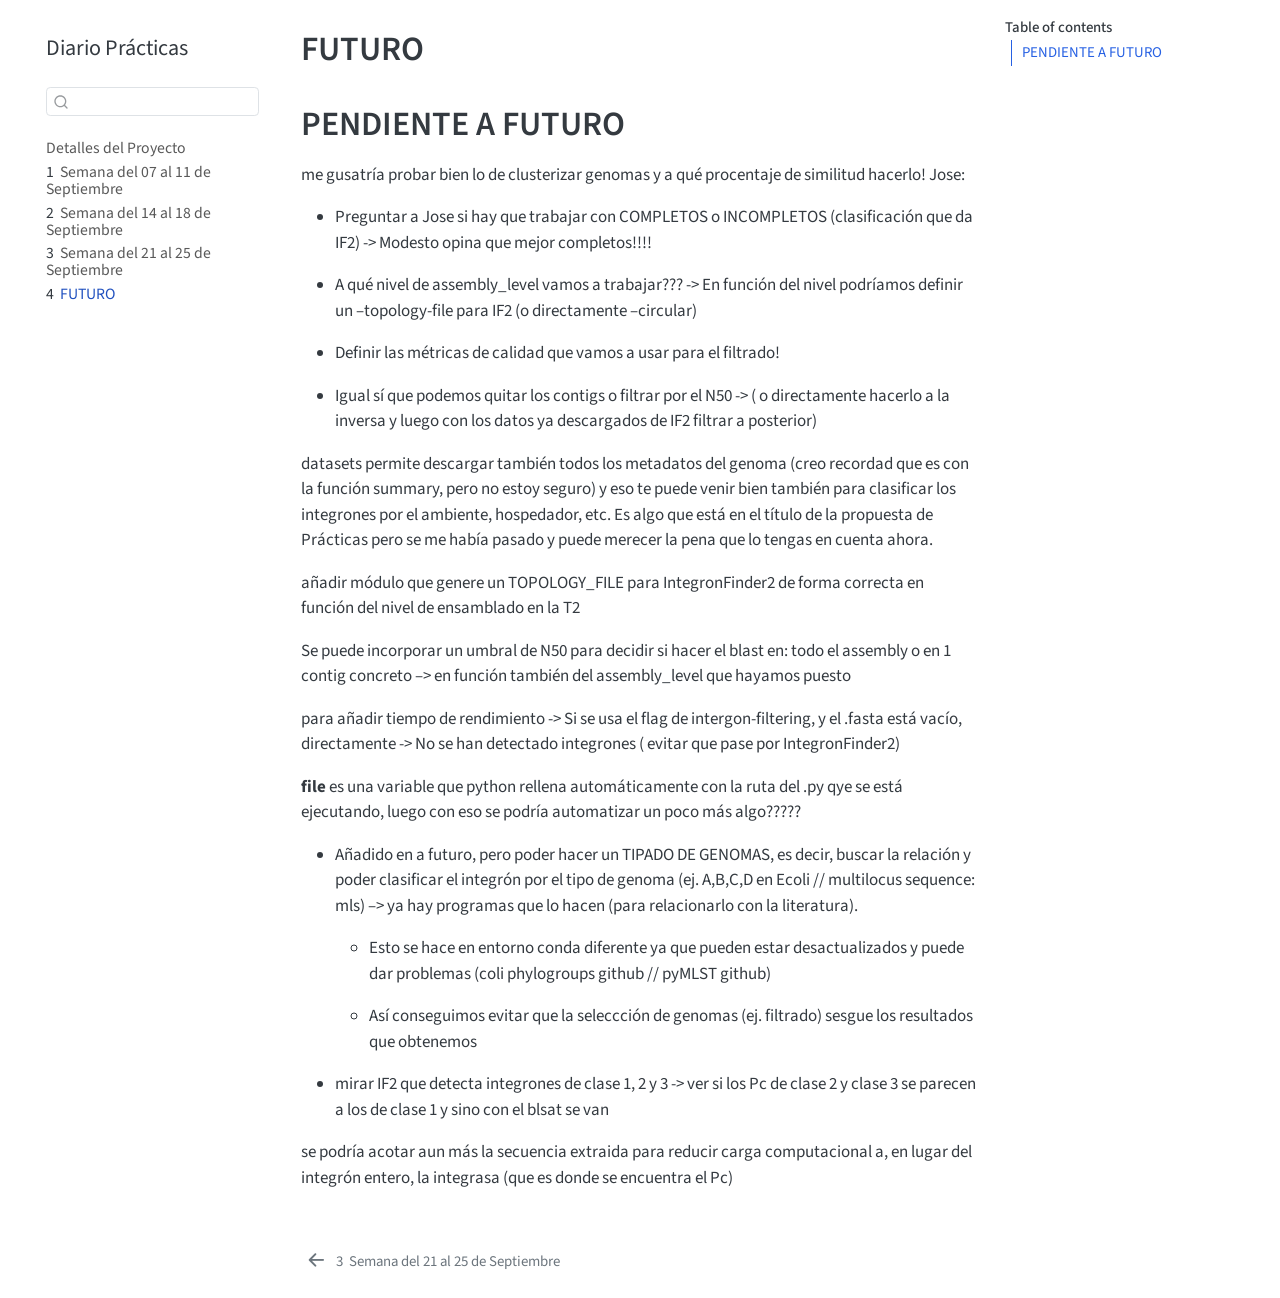
<file: qmdsemanal/_book/w_futuro.html>
<!DOCTYPE html>
<html xmlns="http://www.w3.org/1999/xhtml" lang="en" xml:lang="en"><head>

<meta charset="utf-8">
<meta name="generator" content="quarto-1.9.38">

<meta name="viewport" content="width=device-width, initial-scale=1.0, user-scalable=yes">


<title>FUTURO – Diario Prácticas</title>
<style>
/* Default styles provided by pandoc.
** See https://pandoc.org/MANUAL.html#variables-for-html for config info.
*/
code{white-space: pre-wrap;}
span.smallcaps{font-variant: small-caps;}
div.columns{display: flex; gap: min(4vw, 1.5em);}
div.column{flex: auto; overflow-x: auto;}
div.hanging-indent{margin-left: 1.5em; text-indent: -1.5em;}
ul.task-list{list-style: none;}
ul.task-list li input[type="checkbox"] {
  width: 0.8em;
  margin: 0 0.8em 0.2em -1em; /* quarto-specific, see https://github.com/quarto-dev/quarto-cli/issues/4556 */ 
  vertical-align: middle;
}
</style>


<script src="site_libs/quarto-nav/quarto-nav.js"></script>
<script src="site_libs/quarto-nav/headroom.min.js"></script>
<script src="site_libs/clipboard/clipboard.min.js"></script>
<script src="site_libs/quarto-search/autocomplete.umd.js"></script>
<script src="site_libs/quarto-search/fuse.min.js"></script>
<script src="site_libs/quarto-search/quarto-search.js"></script>
<meta name="quarto:offset" content="./">
<link href="./semana_03.html" rel="prev">
<script src="site_libs/quarto-html/quarto.js" type="module"></script>
<script src="site_libs/quarto-html/tabsets/tabsets.js" type="module"></script>
<script src="site_libs/quarto-html/popper.min.js"></script>
<script src="site_libs/quarto-html/tippy.umd.min.js"></script>
<script src="site_libs/quarto-html/anchor.min.js"></script>
<link href="site_libs/quarto-html/tippy.css" rel="stylesheet">
<link href="site_libs/quarto-html/quarto-syntax-highlighting-15634bcf2e68342d4ad2dfa704d543f6.css" rel="stylesheet" id="quarto-text-highlighting-styles">
<script src="site_libs/bootstrap/bootstrap.min.js"></script>
<link href="site_libs/bootstrap/bootstrap-icons.css" rel="stylesheet">
<link href="site_libs/bootstrap/bootstrap-ad1a141107a548b009bff44dbcd7abef.min.css" rel="stylesheet" append-hash="true" id="quarto-bootstrap" data-mode="light">
<script id="quarto-search-options" type="application/json">{
  "location": "sidebar",
  "copy-button": false,
  "collapse-after": 3,
  "panel-placement": "start",
  "type": "textbox",
  "limit": 50,
  "keyboard-shortcut": [
    "f",
    "/",
    "s"
  ],
  "show-item-context": false,
  "language": {
    "search-no-results-text": "No results",
    "search-matching-documents-text": "matching documents",
    "search-copy-link-title": "Copy link to search",
    "search-hide-matches-text": "Hide additional matches",
    "search-more-match-text": "more match in this document",
    "search-more-matches-text": "more matches in this document",
    "search-clear-button-title": "Clear",
    "search-text-placeholder": "",
    "search-detached-cancel-button-title": "Cancel",
    "search-submit-button-title": "Submit",
    "search-label": "Search"
  }
}</script>


</head>

<body class="nav-sidebar floating quarto-light">

<div id="quarto-search-results"></div>
  <header id="quarto-header" class="headroom fixed-top">
  <nav class="quarto-secondary-nav">
    <div class="container-fluid d-flex">
      <button type="button" class="quarto-btn-toggle btn" data-bs-toggle="collapse" role="button" data-bs-target=".quarto-sidebar-collapse-item" aria-controls="quarto-sidebar" aria-expanded="false" aria-label="Toggle sidebar navigation" onclick="if (window.quartoToggleHeadroom) { window.quartoToggleHeadroom(); }">
        <i class="bi bi-layout-text-sidebar-reverse"></i>
      </button>
        <nav class="quarto-page-breadcrumbs" aria-label="breadcrumb"><ol class="breadcrumb"><li class="breadcrumb-item"><a href="./w_futuro.html"><span class="chapter-number">4</span>&nbsp; <span class="chapter-title">FUTURO</span></a></li></ol></nav>
        <a class="flex-grow-1" role="navigation" data-bs-toggle="collapse" data-bs-target=".quarto-sidebar-collapse-item" aria-controls="quarto-sidebar" aria-expanded="false" aria-label="Toggle sidebar navigation" onclick="if (window.quartoToggleHeadroom) { window.quartoToggleHeadroom(); }">      
        </a>
      <button type="button" class="btn quarto-search-button" aria-label="Search" onclick="window.quartoOpenSearch();">
        <i class="bi bi-search"></i>
      </button>
    </div>
  </nav>
</header>
<!-- content -->
<div id="quarto-content" class="quarto-container page-columns page-rows-contents page-layout-article">
<!-- sidebar -->
  <nav id="quarto-sidebar" class="sidebar collapse collapse-horizontal quarto-sidebar-collapse-item sidebar-navigation floating overflow-auto">
    <div class="pt-lg-2 mt-2 text-left sidebar-header">
    <div class="sidebar-title mb-0 py-0">
      <a href="./">Diario Prácticas</a> 
    </div>
      </div>
        <div class="mt-2 flex-shrink-0 align-items-center">
        <div class="sidebar-search">
        <div id="quarto-search" class="" title="Search"></div>
        </div>
        </div>
    <div class="sidebar-menu-container"> 
    <ul class="list-unstyled mt-1">
        <li class="sidebar-item">
  <div class="sidebar-item-container"> 
  <a href="./index.html" class="sidebar-item-text sidebar-link">
 <span class="menu-text">Detalles del Proyecto</span></a>
  </div>
</li>
        <li class="sidebar-item">
  <div class="sidebar-item-container"> 
  <a href="./semana_01.html" class="sidebar-item-text sidebar-link">
 <span class="menu-text"><span class="chapter-number">1</span>&nbsp; <span class="chapter-title">Semana del 07 al 11 de Septiembre</span></span></a>
  </div>
</li>
        <li class="sidebar-item">
  <div class="sidebar-item-container"> 
  <a href="./semana_02.html" class="sidebar-item-text sidebar-link">
 <span class="menu-text"><span class="chapter-number">2</span>&nbsp; <span class="chapter-title">Semana del 14 al 18 de Septiembre</span></span></a>
  </div>
</li>
        <li class="sidebar-item">
  <div class="sidebar-item-container"> 
  <a href="./semana_03.html" class="sidebar-item-text sidebar-link">
 <span class="menu-text"><span class="chapter-number">3</span>&nbsp; <span class="chapter-title">Semana del 21 al 25 de Septiembre</span></span></a>
  </div>
</li>
        <li class="sidebar-item">
  <div class="sidebar-item-container"> 
  <a href="./w_futuro.html" class="sidebar-item-text sidebar-link active">
 <span class="menu-text"><span class="chapter-number">4</span>&nbsp; <span class="chapter-title">FUTURO</span></span></a>
  </div>
</li>
    </ul>
    </div>
</nav>
<div id="quarto-sidebar-glass" class="quarto-sidebar-collapse-item" data-bs-toggle="collapse" data-bs-target=".quarto-sidebar-collapse-item"></div>
<!-- margin-sidebar -->
    <div id="quarto-margin-sidebar" class="sidebar margin-sidebar">
        <nav id="TOC" role="doc-toc" class="toc-active">
    <h2 id="toc-title">Table of contents</h2>
   
  <ul>
  <li><a href="#pendiente-a-futuro" id="toc-pendiente-a-futuro" class="nav-link active" data-scroll-target="#pendiente-a-futuro">PENDIENTE A FUTURO</a></li>
  </ul>
</nav>
    </div>
<!-- main -->
<main class="content" id="quarto-document-content">

<header id="title-block-header" class="quarto-title-block default">
<div class="quarto-title">
<h1 class="title"><span class="chapter-title">FUTURO</span></h1>
</div>



<div class="quarto-title-meta">

    
  
    
  </div>
  


</header>


<section id="pendiente-a-futuro" class="level1">
<h1>PENDIENTE A FUTURO</h1>
<p>me gusatría probar bien lo de clusterizar genomas y a qué procentaje de similitud hacerlo! Jose:</p>
<ul>
<li><p>Preguntar a Jose si hay que trabajar con COMPLETOS o INCOMPLETOS (clasificación que da IF2) -&gt; Modesto opina que mejor completos!!!!</p></li>
<li><p>A qué nivel de assembly_level vamos a trabajar??? -&gt; En función del nivel podríamos definir un –topology-file para IF2 (o directamente –circular)</p></li>
<li><p>Definir las métricas de calidad que vamos a usar para el filtrado!</p></li>
<li><p>Igual sí que podemos quitar los contigs o filtrar por el N50 -&gt; ( o directamente hacerlo a la inversa y luego con los datos ya descargados de IF2 filtrar a posterior)</p></li>
</ul>
<p>datasets permite descargar también todos los metadatos del genoma (creo recordad que es con la función summary, pero no estoy seguro) y eso te puede venir bien también para clasificar los integrones por el ambiente, hospedador, etc. Es algo que está en el título de la propuesta de Prácticas pero se me había pasado y puede merecer la pena que lo tengas en cuenta ahora.</p>
<p>añadir módulo que genere un TOPOLOGY_FILE para IntegronFinder2 de forma correcta en función del nivel de ensamblado en la T2</p>
<p>Se puede incorporar un umbral de N50 para decidir si hacer el blast en: todo el assembly o en 1 contig concreto –&gt; en función también del assembly_level que hayamos puesto</p>
<p>para añadir tiempo de rendimiento -&gt; Si se usa el flag de intergon-filtering, y el .fasta está vacío, directamente -&gt; No se han detectado integrones ( evitar que pase por IntegronFinder2)</p>
<p><strong>file</strong> es una variable que python rellena automáticamente con la ruta del .py qye se está ejecutando, luego con eso se podría automatizar un poco más algo?????</p>
<ul>
<li><p>Añadido en a futuro, pero poder hacer un TIPADO DE GENOMAS, es decir, buscar la relación y poder clasificar el integrón por el tipo de genoma (ej. A,B,C,D en Ecoli // multilocus sequence: mls) –&gt; ya hay programas que lo hacen (para relacionarlo con la literatura).</p>
<ul>
<li><p>Esto se hace en entorno conda diferente ya que pueden estar desactualizados y puede dar problemas (coli phylogroups github // pyMLST github)</p></li>
<li><p>Así conseguimos evitar que la seleccción de genomas (ej. filtrado) sesgue los resultados que obtenemos</p></li>
</ul></li>
<li><p>mirar IF2 que detecta integrones de clase 1, 2 y 3 -&gt; ver si los Pc de clase 2 y clase 3 se parecen a los de clase 1 y sino con el blsat se van</p></li>
</ul>
<p>se podría acotar aun más la secuencia extraida para reducir carga computacional a, en lugar del integrón entero, la integrasa (que es donde se encuentra el Pc)</p>


</section>

</main> <!-- /main -->
<script id="quarto-html-after-body" type="application/javascript">
  window.document.addEventListener("DOMContentLoaded", function (event) {
    const icon = "";
    const anchorJS = new window.AnchorJS();
    anchorJS.options = {
      placement: 'right',
      icon: icon
    };
    anchorJS.add('.anchored');
    const isCodeAnnotation = (el) => {
      for (const clz of el.classList) {
        if (clz.startsWith('code-annotation-')) {                     
          return true;
        }
      }
      return false;
    }
    const onCopySuccess = function(e) {
      // button target
      const button = e.trigger;
      // don't keep focus
      button.blur();
      // flash "checked"
      button.classList.add('code-copy-button-checked');
      var currentTitle = button.getAttribute("title");
      button.setAttribute("title", "Copied!");
      let tooltip;
      if (window.bootstrap) {
        button.setAttribute("data-bs-toggle", "tooltip");
        button.setAttribute("data-bs-placement", "left");
        button.setAttribute("data-bs-title", "Copied!");
        tooltip = new bootstrap.Tooltip(button, 
          { trigger: "manual", 
            customClass: "code-copy-button-tooltip",
            offset: [0, -8]});
        tooltip.show();    
      }
      setTimeout(function() {
        if (tooltip) {
          tooltip.hide();
          button.removeAttribute("data-bs-title");
          button.removeAttribute("data-bs-toggle");
          button.removeAttribute("data-bs-placement");
        }
        button.setAttribute("title", currentTitle);
        button.classList.remove('code-copy-button-checked');
      }, 1000);
      // clear code selection
      e.clearSelection();
    }
    const getTextToCopy = function(trigger) {
      const outerScaffold = trigger.parentElement.cloneNode(true);
      const codeEl = outerScaffold.querySelector('code');
      for (const childEl of codeEl.children) {
        if (isCodeAnnotation(childEl)) {
          childEl.remove();
        }
      }
      return codeEl.innerText;
    }
    const clipboard = new window.ClipboardJS('.code-copy-button:not([data-in-quarto-modal])', {
      text: getTextToCopy
    });
    clipboard.on('success', onCopySuccess);
    if (window.document.getElementById('quarto-embedded-source-code-modal')) {
      const clipboardModal = new window.ClipboardJS('.code-copy-button[data-in-quarto-modal]', {
        text: getTextToCopy,
        container: window.document.getElementById('quarto-embedded-source-code-modal')
      });
      clipboardModal.on('success', onCopySuccess);
    }
      var localhostRegex = new RegExp(/^(?:http|https):\/\/localhost\:?[0-9]*\//);
      var mailtoRegex = new RegExp(/^mailto:/);
        var filterRegex = new RegExp('/' + window.location.host + '/');
      var isInternal = (href) => {
          return filterRegex.test(href) || localhostRegex.test(href) || mailtoRegex.test(href);
      }
      // Inspect non-navigation links and adorn them if external
     var links = window.document.querySelectorAll('a[href]:not(.nav-link):not(.navbar-brand):not(.toc-action):not(.sidebar-link):not(.sidebar-item-toggle):not(.pagination-link):not(.no-external):not([aria-hidden]):not(.dropdown-item):not(.quarto-navigation-tool):not(.about-link)');
      for (var i=0; i<links.length; i++) {
        const link = links[i];
        if (!isInternal(link.href)) {
          // undo the damage that might have been done by quarto-nav.js in the case of
          // links that we want to consider external
          if (link.dataset.originalHref !== undefined) {
            link.href = link.dataset.originalHref;
          }
        }
      }
    function tippyHover(el, contentFn, onTriggerFn, onUntriggerFn) {
      const config = {
        allowHTML: true,
        maxWidth: 500,
        delay: 100,
        arrow: false,
        appendTo: function(el) {
            return el.parentElement;
        },
        interactive: true,
        interactiveBorder: 10,
        theme: 'quarto',
        placement: 'bottom-start',
      };
      if (contentFn) {
        config.content = contentFn;
      }
      if (onTriggerFn) {
        config.onTrigger = onTriggerFn;
      }
      if (onUntriggerFn) {
        config.onUntrigger = onUntriggerFn;
      }
      window.tippy(el, config); 
    }
    const noterefs = window.document.querySelectorAll('a[role="doc-noteref"]');
    for (var i=0; i<noterefs.length; i++) {
      const ref = noterefs[i];
      tippyHover(ref, function() {
        // use id or data attribute instead here
        let href = ref.getAttribute('data-footnote-href') || ref.getAttribute('href');
        try { href = new URL(href).hash; } catch {}
        const id = href.replace(/^#\/?/, "");
        const note = window.document.getElementById(id);
        if (note) {
          return note.innerHTML;
        } else {
          return "";
        }
      });
    }
    const xrefs = window.document.querySelectorAll('a.quarto-xref');
    const processXRef = (id, note) => {
      // Strip column container classes
      const stripColumnClz = (el) => {
        el.classList.remove("page-full", "page-columns");
        if (el.children) {
          for (const child of el.children) {
            stripColumnClz(child);
          }
        }
      }
      stripColumnClz(note)
      if (id === null || id.startsWith('sec-')) {
        // Special case sections, only their first couple elements
        const container = document.createElement("div");
        if (note.children && note.children.length > 2) {
          container.appendChild(note.children[0].cloneNode(true));
          for (let i = 1; i < note.children.length; i++) {
            const child = note.children[i];
            if (child.tagName === "P" && child.innerText === "") {
              continue;
            } else {
              container.appendChild(child.cloneNode(true));
              break;
            }
          }
          if (window.Quarto?.typesetMath) {
            window.Quarto.typesetMath(container);
          }
          return container.innerHTML
        } else {
          if (window.Quarto?.typesetMath) {
            window.Quarto.typesetMath(note);
          }
          return note.innerHTML;
        }
      } else {
        // Remove any anchor links if they are present
        const anchorLink = note.querySelector('a.anchorjs-link');
        if (anchorLink) {
          anchorLink.remove();
        }
        if (window.Quarto?.typesetMath) {
          window.Quarto.typesetMath(note);
        }
        if (note.classList.contains("callout")) {
          return note.outerHTML;
        } else {
          return note.innerHTML;
        }
      }
    }
    for (var i=0; i<xrefs.length; i++) {
      const xref = xrefs[i];
      tippyHover(xref, undefined, function(instance) {
        instance.disable();
        let url = xref.getAttribute('href');
        let hash = undefined; 
        if (url.startsWith('#')) {
          hash = url;
        } else {
          try { hash = new URL(url).hash; } catch {}
        }
        if (hash) {
          const id = hash.replace(/^#\/?/, "");
          const note = window.document.getElementById(id);
          if (note !== null) {
            try {
              const html = processXRef(id, note.cloneNode(true));
              instance.setContent(html);
            } finally {
              instance.enable();
              instance.show();
            }
          } else {
            // See if we can fetch this
            fetch(url.split('#')[0])
            .then(res => res.text())
            .then(html => {
              const parser = new DOMParser();
              const htmlDoc = parser.parseFromString(html, "text/html");
              const note = htmlDoc.getElementById(id);
              if (note !== null) {
                const html = processXRef(id, note);
                instance.setContent(html);
              } 
            }).finally(() => {
              instance.enable();
              instance.show();
            });
          }
        } else {
          // See if we can fetch a full url (with no hash to target)
          // This is a special case and we should probably do some content thinning / targeting
          fetch(url)
          .then(res => res.text())
          .then(html => {
            const parser = new DOMParser();
            const htmlDoc = parser.parseFromString(html, "text/html");
            const note = htmlDoc.querySelector('main.content');
            if (note !== null) {
              // This should only happen for chapter cross references
              // (since there is no id in the URL)
              // remove the first header
              if (note.children.length > 0 && note.children[0].tagName === "HEADER") {
                note.children[0].remove();
              }
              const html = processXRef(null, note);
              instance.setContent(html);
            } 
          }).finally(() => {
            instance.enable();
            instance.show();
          });
        }
      }, function(instance) {
      });
    }
        let selectedAnnoteEl;
        const selectorForAnnotation = ( cell, annotation) => {
          let cellAttr = 'data-code-cell="' + cell + '"';
          let lineAttr = 'data-code-annotation="' +  annotation + '"';
          const selector = 'span[' + cellAttr + '][' + lineAttr + ']';
          return selector;
        }
        const selectCodeLines = (annoteEl) => {
          const doc = window.document;
          const targetCell = annoteEl.getAttribute("data-target-cell");
          const targetAnnotation = annoteEl.getAttribute("data-target-annotation");
          const annoteSpan = window.document.querySelector(selectorForAnnotation(targetCell, targetAnnotation));
          const lines = annoteSpan.getAttribute("data-code-lines").split(",");
          const lineIds = lines.map((line) => {
            return targetCell + "-" + line;
          })
          let top = null;
          let height = null;
          let parent = null;
          if (lineIds.length > 0) {
              //compute the position of the single el (top and bottom and make a div)
              const el = window.document.getElementById(lineIds[0]);
              top = el.offsetTop;
              height = el.offsetHeight;
              parent = el.parentElement.parentElement;
            if (lineIds.length > 1) {
              const lastEl = window.document.getElementById(lineIds[lineIds.length - 1]);
              const bottom = lastEl.offsetTop + lastEl.offsetHeight;
              height = bottom - top;
            }
            if (top !== null && height !== null && parent !== null) {
              // cook up a div (if necessary) and position it 
              let div = window.document.getElementById("code-annotation-line-highlight");
              if (div === null) {
                div = window.document.createElement("div");
                div.setAttribute("id", "code-annotation-line-highlight");
                div.style.position = 'absolute';
                parent.appendChild(div);
              }
              div.style.top = top - 2 + "px";
              div.style.height = height + 4 + "px";
              div.style.left = 0;
              let gutterDiv = window.document.getElementById("code-annotation-line-highlight-gutter");
              if (gutterDiv === null) {
                gutterDiv = window.document.createElement("div");
                gutterDiv.setAttribute("id", "code-annotation-line-highlight-gutter");
                gutterDiv.style.position = 'absolute';
                const codeCell = window.document.getElementById(targetCell);
                const gutter = codeCell.querySelector('.code-annotation-gutter');
                gutter.appendChild(gutterDiv);
              }
              gutterDiv.style.top = top - 2 + "px";
              gutterDiv.style.height = height + 4 + "px";
            }
            selectedAnnoteEl = annoteEl;
          }
        };
        const unselectCodeLines = () => {
          const elementsIds = ["code-annotation-line-highlight", "code-annotation-line-highlight-gutter"];
          elementsIds.forEach((elId) => {
            const div = window.document.getElementById(elId);
            if (div) {
              div.remove();
            }
          });
          selectedAnnoteEl = undefined;
        };
          // Handle positioning of the toggle
      window.addEventListener(
        "resize",
        throttle(() => {
          elRect = undefined;
          if (selectedAnnoteEl) {
            selectCodeLines(selectedAnnoteEl);
          }
        }, 10)
      );
      function throttle(fn, ms) {
      let throttle = false;
      let timer;
        return (...args) => {
          if(!throttle) { // first call gets through
              fn.apply(this, args);
              throttle = true;
          } else { // all the others get throttled
              if(timer) clearTimeout(timer); // cancel #2
              timer = setTimeout(() => {
                fn.apply(this, args);
                timer = throttle = false;
              }, ms);
          }
        };
      }
        // Attach click handler to the DT
        const annoteDls = window.document.querySelectorAll('dt[data-target-cell]');
        for (const annoteDlNode of annoteDls) {
          annoteDlNode.addEventListener('click', (event) => {
            const clickedEl = event.target;
            if (clickedEl !== selectedAnnoteEl) {
              unselectCodeLines();
              const activeEl = window.document.querySelector('dt[data-target-cell].code-annotation-active');
              if (activeEl) {
                activeEl.classList.remove('code-annotation-active');
              }
              selectCodeLines(clickedEl);
              clickedEl.classList.add('code-annotation-active');
            } else {
              // Unselect the line
              unselectCodeLines();
              clickedEl.classList.remove('code-annotation-active');
            }
          });
        }
    const findCites = (el) => {
      const parentEl = el.parentElement;
      if (parentEl) {
        const cites = parentEl.dataset.cites;
        if (cites) {
          return {
            el,
            cites: cites.split(' ')
          };
        } else {
          return findCites(el.parentElement)
        }
      } else {
        return undefined;
      }
    };
    var bibliorefs = window.document.querySelectorAll('a[role="doc-biblioref"]');
    for (var i=0; i<bibliorefs.length; i++) {
      const ref = bibliorefs[i];
      const citeInfo = findCites(ref);
      if (citeInfo) {
        tippyHover(citeInfo.el, function() {
          var popup = window.document.createElement('div');
          citeInfo.cites.forEach(function(cite) {
            var citeDiv = window.document.createElement('div');
            citeDiv.classList.add('hanging-indent');
            citeDiv.classList.add('csl-entry');
            var biblioDiv = window.document.getElementById('ref-' + cite);
            if (biblioDiv) {
              citeDiv.innerHTML = biblioDiv.innerHTML;
            }
            popup.appendChild(citeDiv);
          });
          return popup.innerHTML;
        });
      }
    }
  });
  </script>
<nav class="page-navigation">
  <div class="nav-page nav-page-previous">
      <a href="./semana_03.html" class="pagination-link" aria-label="Semana del 21 al 25 de Septiembre">
        <i class="bi bi-arrow-left-short"></i> <span class="nav-page-text"><span class="chapter-number">3</span>&nbsp; <span class="chapter-title">Semana del 21 al 25 de Septiembre</span></span>
      </a>          
  </div>
  <div class="nav-page nav-page-next">
  </div>
</nav>
</div> <!-- /content -->




</body></html>
</file>
<file: qmdsemanal/_book/site_libs/quarto-html/tippy.css>
.tippy-box[data-animation=fade][data-state=hidden]{opacity:0}[data-tippy-root]{max-width:calc(100vw - 10px)}.tippy-box{position:relative;background-color:#333;color:#fff;border-radius:4px;font-size:14px;line-height:1.4;white-space:normal;outline:0;transition-property:transform,visibility,opacity}.tippy-box[data-placement^=top]>.tippy-arrow{bottom:0}.tippy-box[data-placement^=top]>.tippy-arrow:before{bottom:-7px;left:0;border-width:8px 8px 0;border-top-color:initial;transform-origin:center top}.tippy-box[data-placement^=bottom]>.tippy-arrow{top:0}.tippy-box[data-placement^=bottom]>.tippy-arrow:before{top:-7px;left:0;border-width:0 8px 8px;border-bottom-color:initial;transform-origin:center bottom}.tippy-box[data-placement^=left]>.tippy-arrow{right:0}.tippy-box[data-placement^=left]>.tippy-arrow:before{border-width:8px 0 8px 8px;border-left-color:initial;right:-7px;transform-origin:center left}.tippy-box[data-placement^=right]>.tippy-arrow{left:0}.tippy-box[data-placement^=right]>.tippy-arrow:before{left:-7px;border-width:8px 8px 8px 0;border-right-color:initial;transform-origin:center right}.tippy-box[data-inertia][data-state=visible]{transition-timing-function:cubic-bezier(.54,1.5,.38,1.11)}.tippy-arrow{width:16px;height:16px;color:#333}.tippy-arrow:before{content:"";position:absolute;border-color:transparent;border-style:solid}.tippy-content{position:relative;padding:5px 9px;z-index:1}
</file>
<file: qmdsemanal/_book/site_libs/quarto-html/quarto-syntax-highlighting-15634bcf2e68342d4ad2dfa704d543f6.css>
/* quarto syntax highlight colors */
:root {
  --quarto-hl-ot-color: #003B4F;
  --quarto-hl-at-color: #657422;
  --quarto-hl-ss-color: #20794D;
  --quarto-hl-an-color: #5E5E5E;
  --quarto-hl-fu-color: #4758AB;
  --quarto-hl-st-color: #20794D;
  --quarto-hl-cf-color: #003B4F;
  --quarto-hl-op-color: #5E5E5E;
  --quarto-hl-er-color: #AD0000;
  --quarto-hl-bn-color: #AD0000;
  --quarto-hl-al-color: #AD0000;
  --quarto-hl-va-color: #111111;
  --quarto-hl-bu-color: inherit;
  --quarto-hl-ex-color: inherit;
  --quarto-hl-pp-color: #AD0000;
  --quarto-hl-in-color: #5E5E5E;
  --quarto-hl-vs-color: #20794D;
  --quarto-hl-wa-color: #5E5E5E;
  --quarto-hl-do-color: #5E5E5E;
  --quarto-hl-im-color: #00769E;
  --quarto-hl-ch-color: #20794D;
  --quarto-hl-dt-color: #AD0000;
  --quarto-hl-fl-color: #AD0000;
  --quarto-hl-co-color: #5E5E5E;
  --quarto-hl-cv-color: #5E5E5E;
  --quarto-hl-cn-color: #8f5902;
  --quarto-hl-sc-color: #5E5E5E;
  --quarto-hl-dv-color: #AD0000;
  --quarto-hl-kw-color: #003B4F;
}

/* other quarto variables */
:root {
  --quarto-font-monospace: SFMono-Regular, Menlo, Monaco, Consolas, "Liberation Mono", "Courier New", monospace;
}

/* syntax highlight based on Pandoc's rules */
pre > code.sourceCode > span {
  color: #003B4F;
}

code.sourceCode > span {
  color: #003B4F;
}

div.sourceCode,
div.sourceCode pre.sourceCode {
  color: #003B4F;
}

/* Normal */
code span {
  color: #003B4F;
}

/* Alert */
code span.al {
  color: #AD0000;
  font-style: inherit;
}

/* Annotation */
code span.an {
  color: #5E5E5E;
  font-style: inherit;
}

/* Attribute */
code span.at {
  color: #657422;
  font-style: inherit;
}

/* BaseN */
code span.bn {
  color: #AD0000;
  font-style: inherit;
}

/* BuiltIn */
code span.bu {
  font-style: inherit;
}

/* ControlFlow */
code span.cf {
  color: #003B4F;
  font-weight: bold;
  font-style: inherit;
}

/* Char */
code span.ch {
  color: #20794D;
  font-style: inherit;
}

/* Constant */
code span.cn {
  color: #8f5902;
  font-style: inherit;
}

/* Comment */
code span.co {
  color: #5E5E5E;
  font-style: inherit;
}

/* CommentVar */
code span.cv {
  color: #5E5E5E;
  font-style: italic;
}

/* Documentation */
code span.do {
  color: #5E5E5E;
  font-style: italic;
}

/* DataType */
code span.dt {
  color: #AD0000;
  font-style: inherit;
}

/* DecVal */
code span.dv {
  color: #AD0000;
  font-style: inherit;
}

/* Error */
code span.er {
  color: #AD0000;
  font-style: inherit;
}

/* Extension */
code span.ex {
  font-style: inherit;
}

/* Float */
code span.fl {
  color: #AD0000;
  font-style: inherit;
}

/* Function */
code span.fu {
  color: #4758AB;
  font-style: inherit;
}

/* Import */
code span.im {
  color: #00769E;
  font-style: inherit;
}

/* Information */
code span.in {
  color: #5E5E5E;
  font-style: inherit;
}

/* Keyword */
code span.kw {
  color: #003B4F;
  font-weight: bold;
  font-style: inherit;
}

/* Operator */
code span.op {
  color: #5E5E5E;
  font-style: inherit;
}

/* Other */
code span.ot {
  color: #003B4F;
  font-style: inherit;
}

/* Preprocessor */
code span.pp {
  color: #AD0000;
  font-style: inherit;
}

/* SpecialChar */
code span.sc {
  color: #5E5E5E;
  font-style: inherit;
}

/* SpecialString */
code span.ss {
  color: #20794D;
  font-style: inherit;
}

/* String */
code span.st {
  color: #20794D;
  font-style: inherit;
}

/* Variable */
code span.va {
  color: #111111;
  font-style: inherit;
}

/* VerbatimString */
code span.vs {
  color: #20794D;
  font-style: inherit;
}

/* Warning */
code span.wa {
  color: #5E5E5E;
  font-style: italic;
}

.prevent-inlining {
  content: "</";
}

/*# sourceMappingURL=f23921c56f73e400b49028c9186a1aa0.css.map */
</file>
